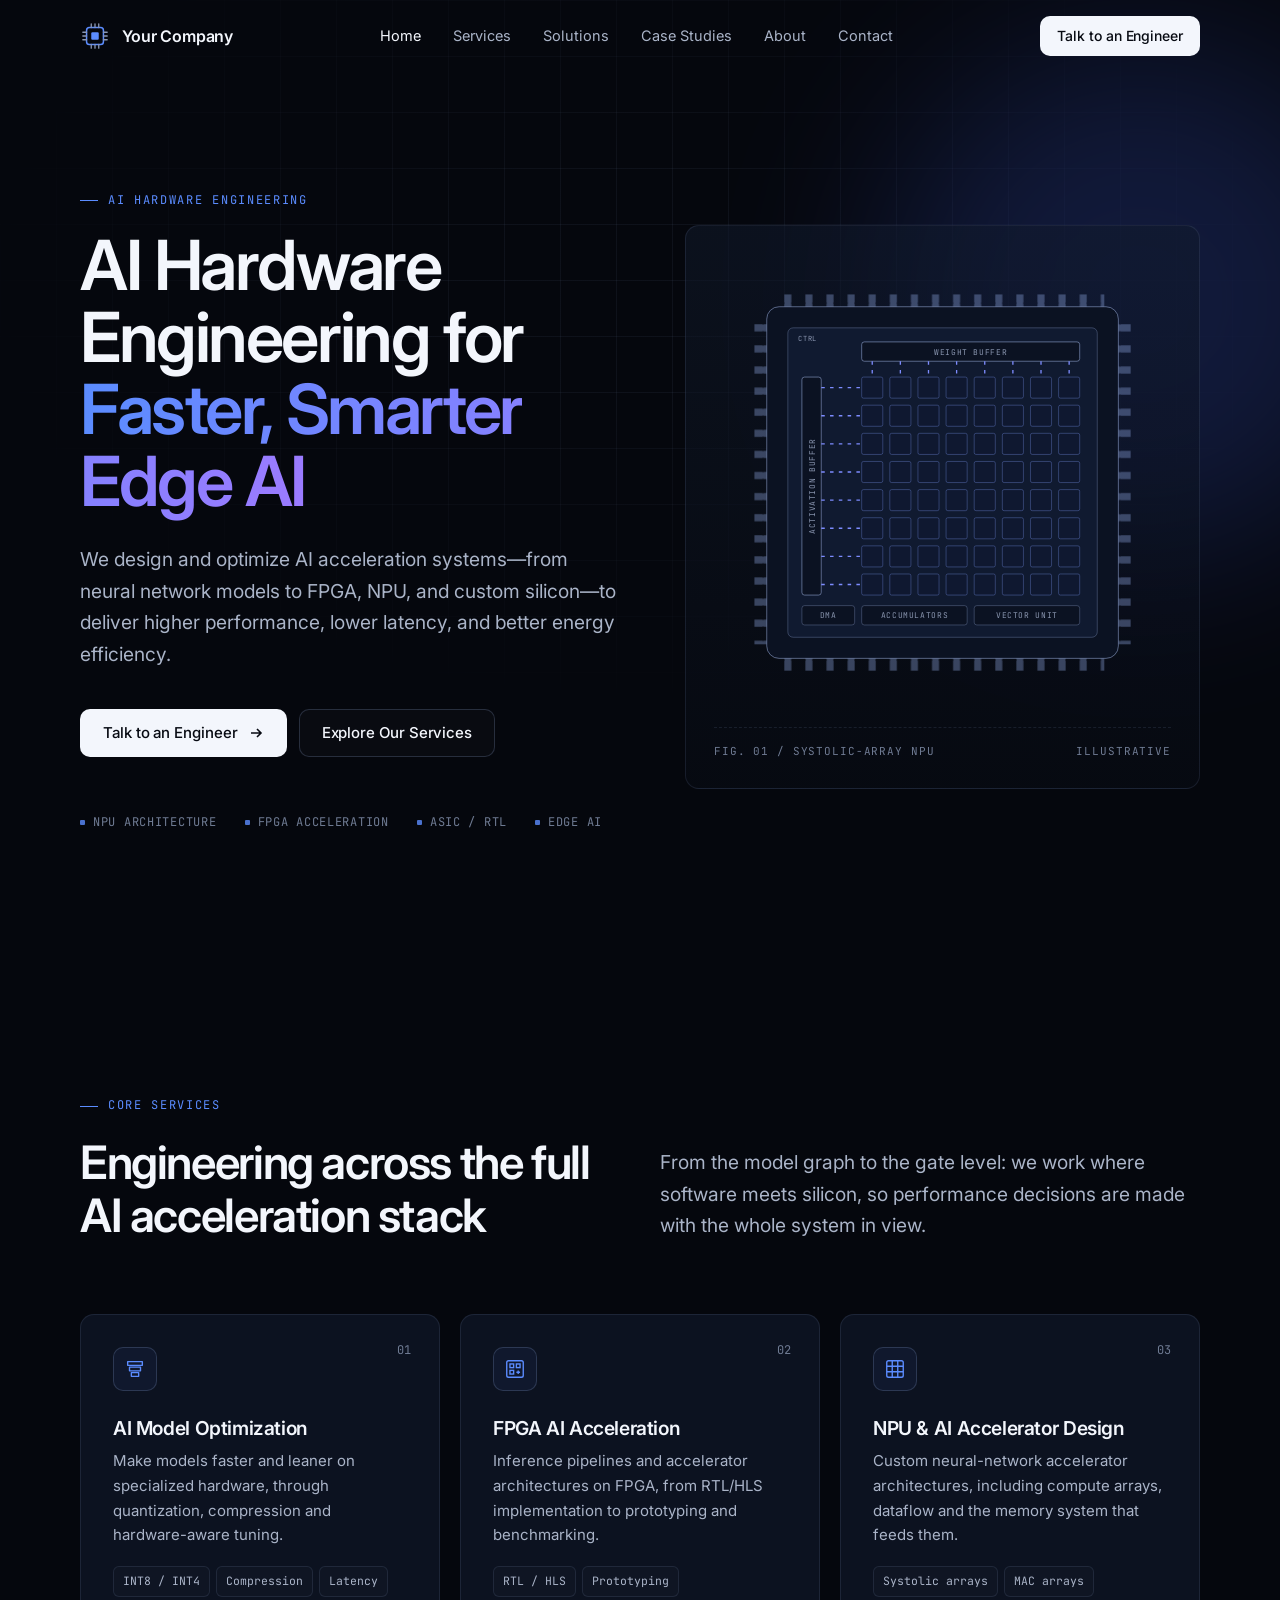
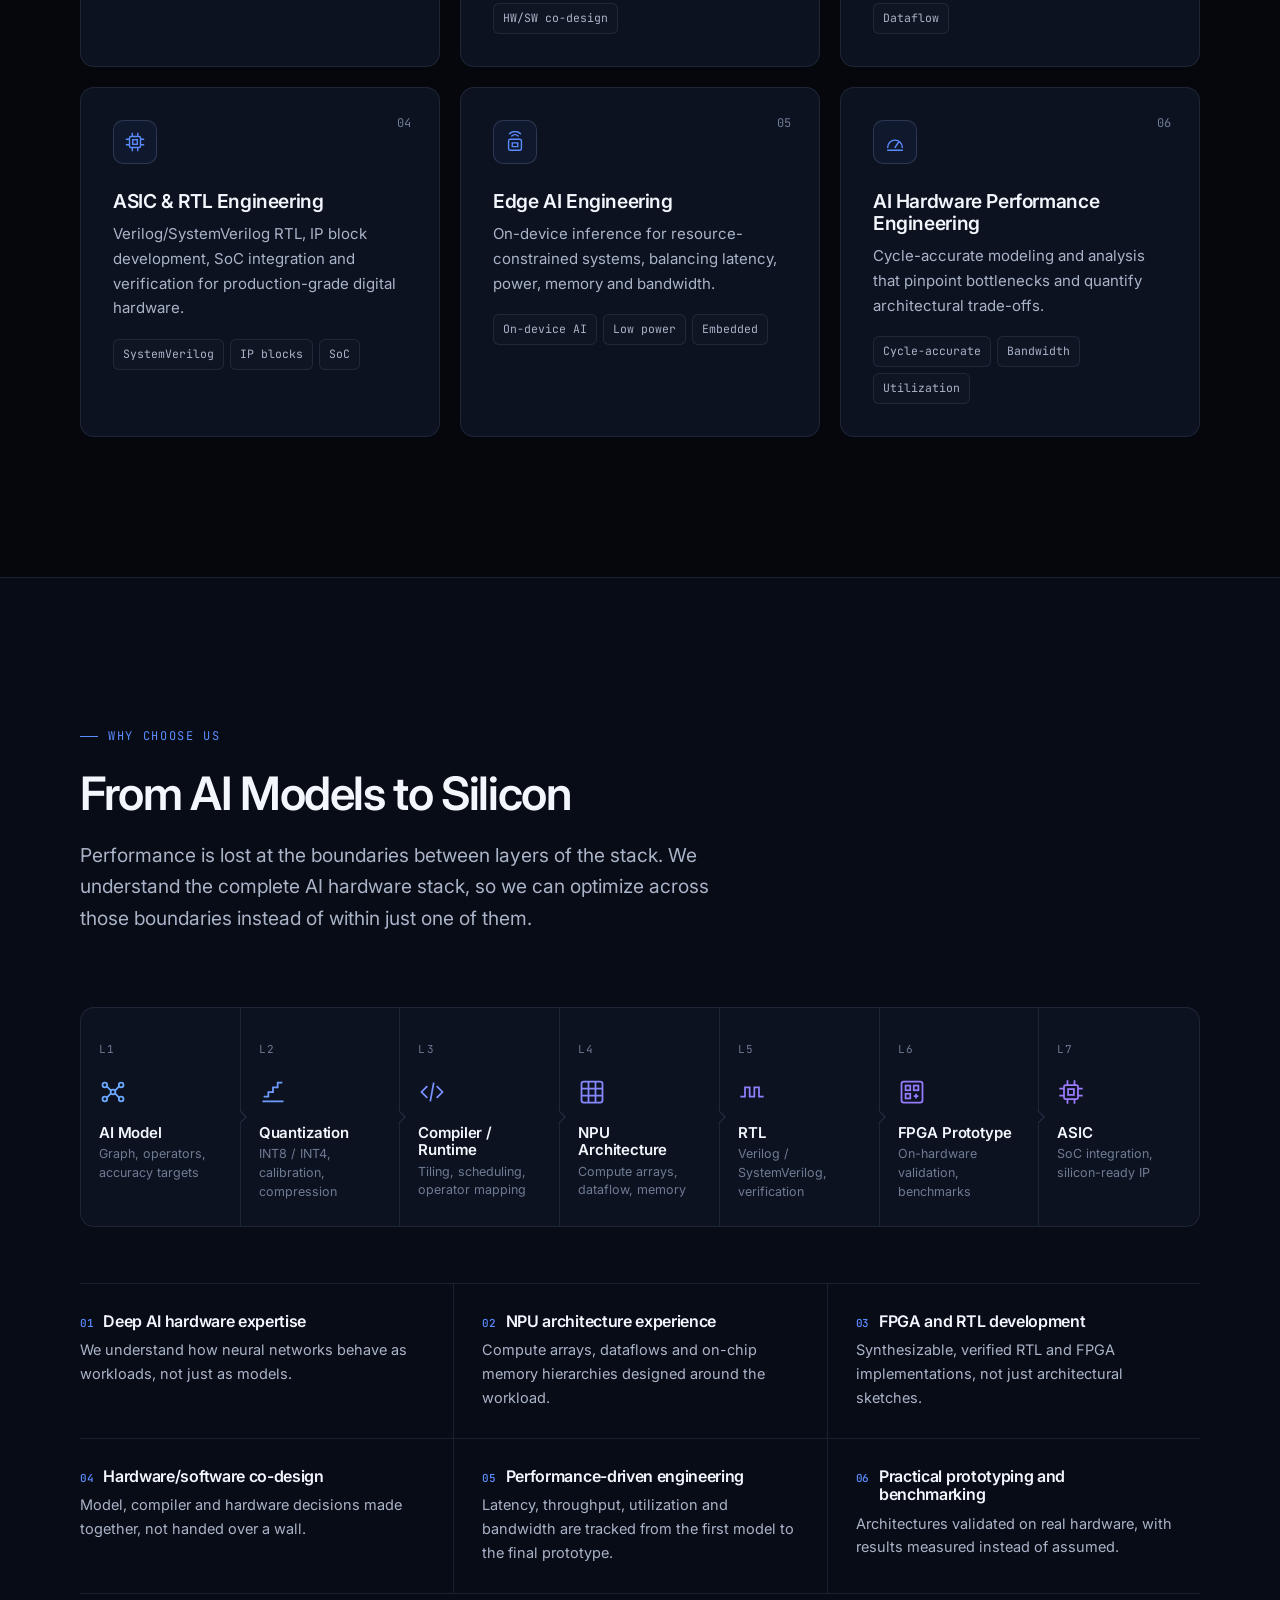
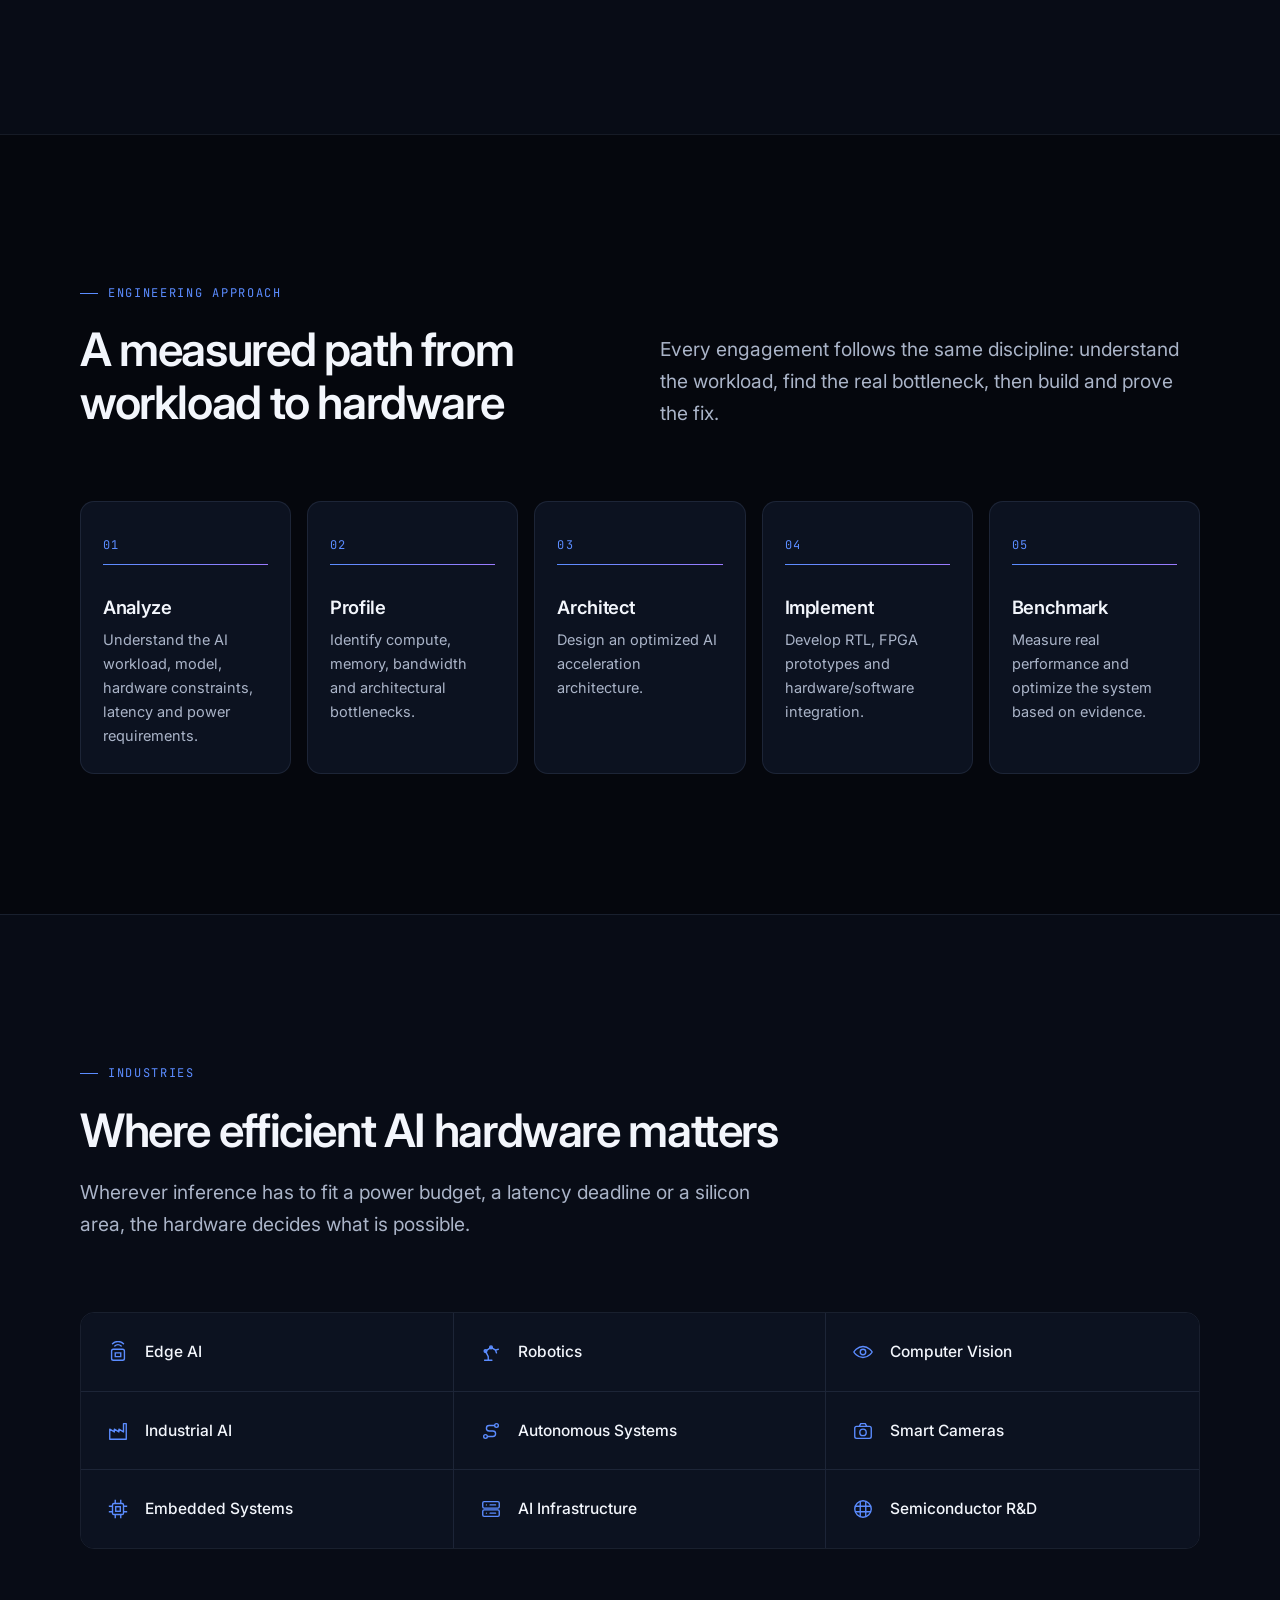
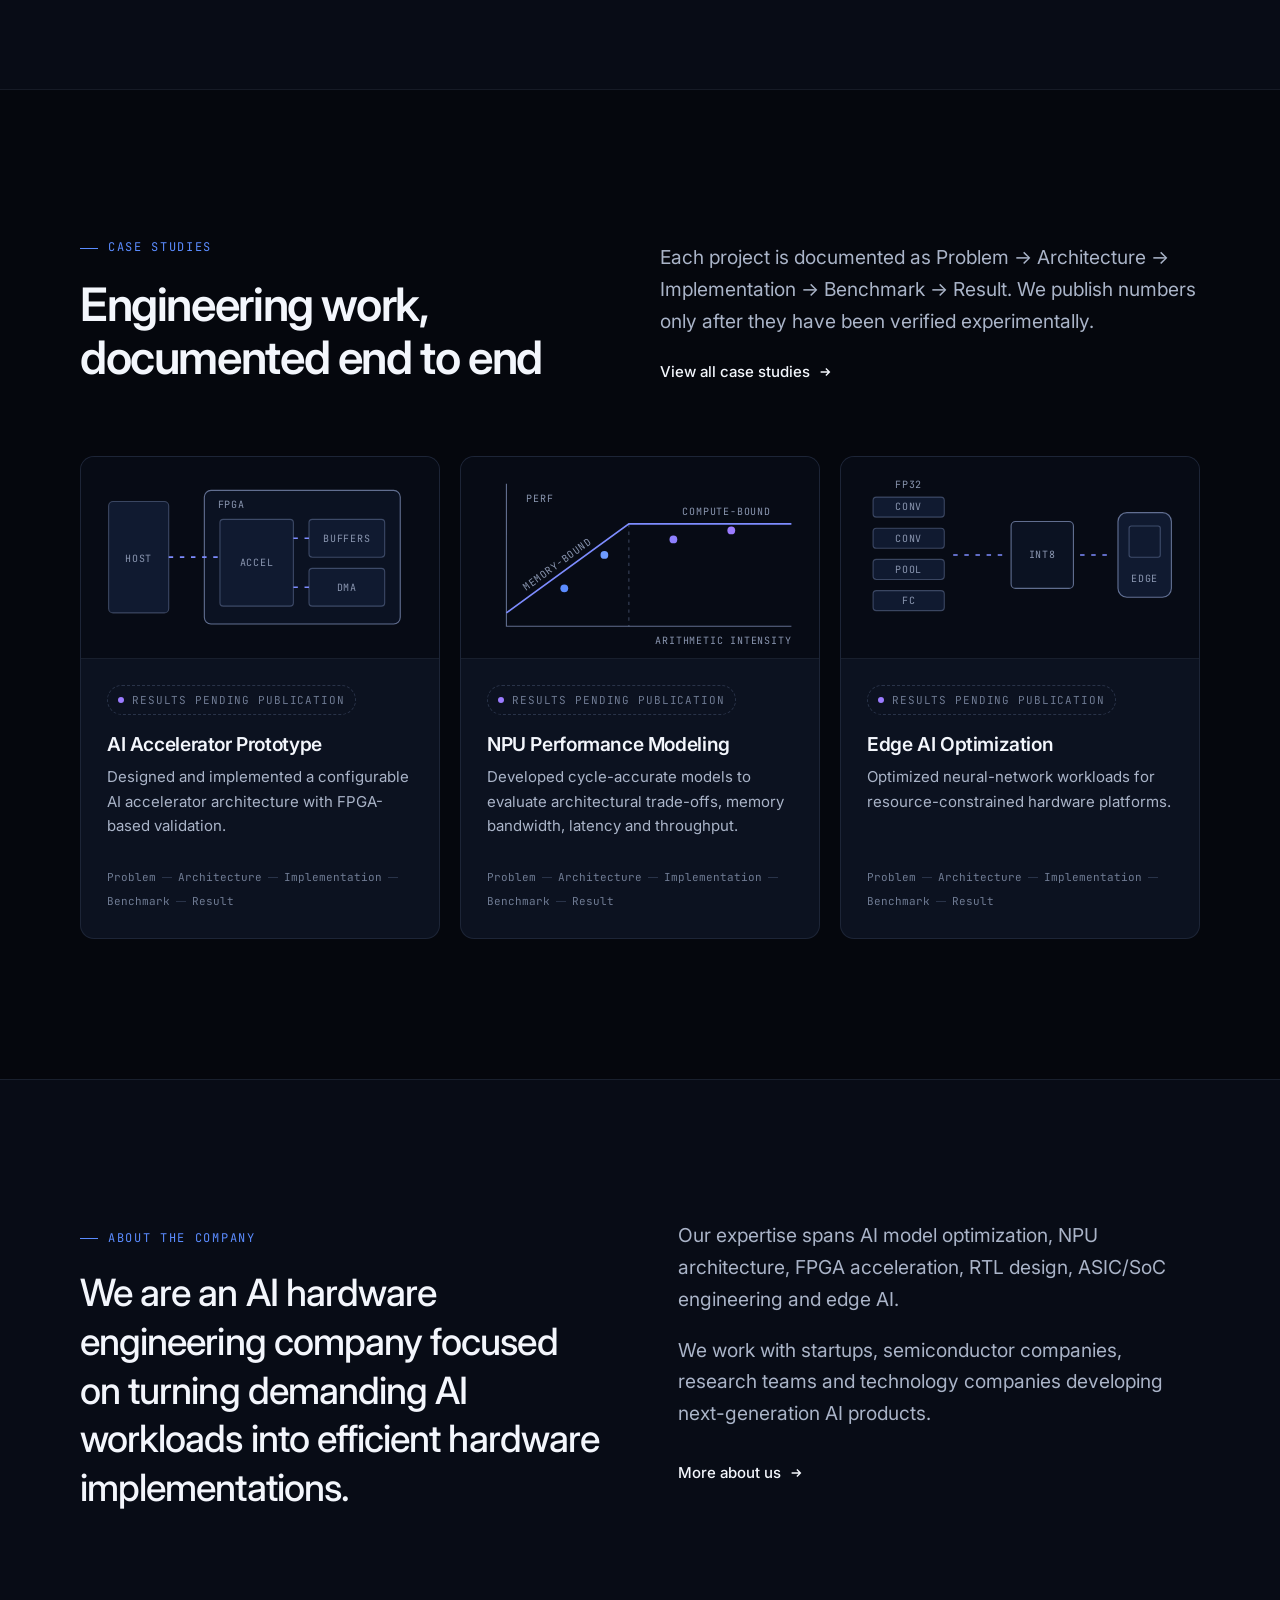
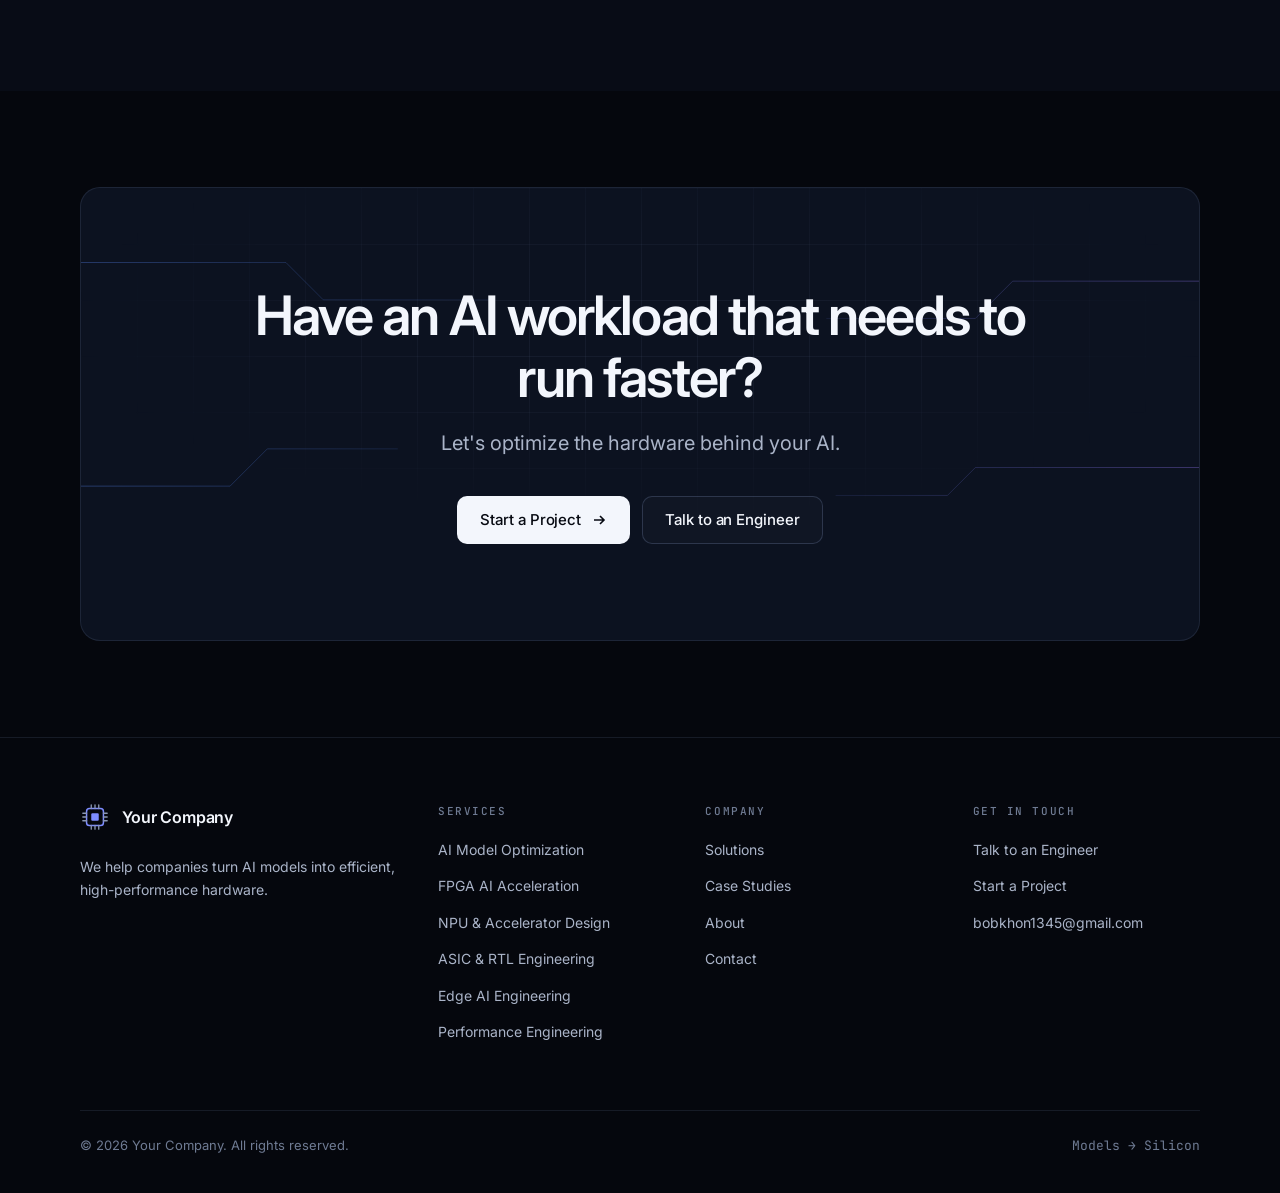
<file: index.html>
<!DOCTYPE html>
<html lang="en" class="no-js">
<head>
  <meta charset="utf-8">
  <meta name="viewport" content="width=device-width, initial-scale=1">
  <title>AI Hardware Engineering for Edge AI | Your Company</title>
  <meta name="description" content="We design and optimize AI acceleration systems, from neural network models to FPGA, NPU and custom silicon, for higher performance, lower latency and better energy efficiency.">
  <meta name="theme-color" content="#05070d">
  <link rel="icon" href="assets/img/favicon.svg" type="image/svg+xml">
  <link rel="preconnect" href="https://fonts.googleapis.com">
  <link rel="preconnect" href="https://fonts.gstatic.com" crossorigin>
  <link href="https://fonts.googleapis.com/css2?family=Inter:wght@400;500;600;700&family=JetBrains+Mono:wght@400;500&display=swap" rel="stylesheet">
  <link rel="stylesheet" href="assets/css/style.css">
</head>
<body>
<a class="skip-link" href="#main">Skip to content</a>

<header class="site-header">
  <div class="container nav">
    <a href="index.html" class="brand" aria-label="Your Company home">
      <svg class="brand-mark" viewBox="0 0 32 32" fill="none" aria-hidden="true">
        <rect x="7" y="7" width="18" height="18" rx="3" stroke="url(#bm)" stroke-width="1.6"/>
        <rect x="12" y="12" width="8" height="8" rx="1.2" fill="url(#bm)"/>
        <path d="M12 3v4M16 3v4M20 3v4M12 25v4M16 25v4M20 25v4M3 12h4M3 16h4M3 20h4M25 12h4M25 16h4M25 20h4" stroke="#8b97b3" stroke-width="1.4" stroke-linecap="round"/>
        <defs><linearGradient id="bm" x1="7" y1="7" x2="25" y2="25"><stop stop-color="#5b8cff"/><stop offset="1" stop-color="#9b7bff"/></linearGradient></defs>
      </svg>
      <span>Your Company</span>
    </a>
    <nav class="nav-links" aria-label="Primary">
      <a href="index.html" aria-current="page">Home</a>
      <a href="services.html">Services</a>
      <a href="solutions.html">Solutions</a>
      <a href="case-studies.html">Case Studies</a>
      <a href="about.html">About</a>
      <a href="contact.html">Contact</a>
      <a href="contact.html" class="btn btn-primary">Talk to an Engineer</a>
    </nav>
    <a href="contact.html" class="btn btn-primary nav-cta">Talk to an Engineer</a>
    <button class="nav-toggle" type="button" aria-label="Open menu" aria-expanded="false"><span></span></button>
  </div>
</header>

<main id="main">

  <!-- ================= HERO ================= -->
  <section class="hero">
    <div class="grid-bg" aria-hidden="true"></div>
    <div class="glow" aria-hidden="true" style="width:520px;height:520px;right:-120px;top:40px;background:#3d5bd9;"></div>
    <div class="container">
      <div class="hero-grid">
        <div>
          <span class="eyebrow">AI hardware engineering</span>
          <h1 class="display">AI Hardware Engineering for <span class="grad-text">Faster, Smarter Edge&nbsp;AI</span></h1>
          <p class="lead">We design and optimize AI acceleration systems&mdash;from neural network models to FPGA, NPU, and custom silicon&mdash;to deliver higher performance, lower latency, and better energy efficiency.</p>
          <div class="btn-row">
            <a href="contact.html" class="btn btn-primary">Talk to an Engineer
              <svg viewBox="0 0 16 16" fill="none" stroke="currentColor" stroke-width="1.6" aria-hidden="true"><path d="M3 8h10M9 4l4 4-4 4"/></svg></a>
            <a href="services.html" class="btn btn-ghost">Explore Our Services</a>
          </div>
          <div class="hero-meta" aria-label="Focus areas">
            <span>NPU architecture</span><span>FPGA acceleration</span><span>ASIC / RTL</span><span>Edge AI</span>
          </div>
        </div>

        <div class="hero-visual">
          <div class="diagram-frame">
            <svg class="diagram" viewBox="0 0 520 520" role="img" aria-labelledby="heroFigTitle">
              <title id="heroFigTitle">Illustrative NPU die: weight and activation buffers feeding an 8 by 8 systolic array of processing elements, with accumulators, vector unit and DMA</title>
              <defs>
                <radialGradient id="peGlow"><stop offset="0" stop-color="#9fb8ff"/><stop offset="1" stop-color="#6b6bff" stop-opacity=".35"/></radialGradient>

                <pattern id="pinsH" width="24" height="14" patternUnits="userSpaceOnUse"><rect x="8" y="0" width="8" height="14" rx="1" class="pin"/></pattern>
                <pattern id="pinsV" width="14" height="24" patternUnits="userSpaceOnUse"><rect x="0" y="8" width="14" height="8" rx="1" class="pin"/></pattern>
              </defs>
              <!-- package pins -->
              <rect x="76" y="46" width="368" height="14" fill="url(#pinsH)"/>
              <rect x="76" y="460" width="368" height="14" fill="url(#pinsH)"/>
              <rect x="46" y="76" width="14" height="368" fill="url(#pinsV)"/>
              <rect x="460" y="76" width="14" height="368" fill="url(#pinsV)"/>
              <!-- package + die -->
              <rect x="60" y="60" width="400" height="400" rx="14" class="fill-surface stroke-strong"/>
              <rect x="84" y="84" width="352" height="352" rx="6" class="fill-surface-2 stroke"/>
              <!-- buffers -->
              <rect x="168" y="100" width="248" height="22" rx="3" class="fill-surface stroke-strong"/>
              <text x="292" y="114.5" text-anchor="middle" class="label">WEIGHT BUFFER</text>
              <rect x="100" y="140" width="22" height="248" rx="3" class="fill-surface stroke-strong"/>
              <text x="0" y="0" text-anchor="middle" class="label" transform="translate(114.5 264) rotate(-90)">ACTIVATION BUFFER</text>
              <!-- dataflow -->
              <g>
                <path class="flow" d="M180 122v18M212 122v18M244 122v18M276 122v18M308 122v18M340 122v18M372 122v18M404 122v18"/>
                <path class="flow" d="M122 152h46M122 184h46M122 216h46M122 248h46M122 280h46M122 312h46M122 344h46M122 376h46"/>
              </g>
              <!-- PE array (filled by main.js) -->
              <g data-pe-grid="8,8,168,140,24,8"></g>
              <!-- bottom blocks -->
              <rect x="100" y="400" width="60" height="22" rx="3" class="fill-surface stroke"/>
              <text x="130" y="414.5" text-anchor="middle" class="label">DMA</text>
              <rect x="168" y="400" width="120" height="22" rx="3" class="fill-surface stroke"/>
              <text x="228" y="414.5" text-anchor="middle" class="label">ACCUMULATORS</text>
              <rect x="296" y="400" width="120" height="22" rx="3" class="fill-surface stroke"/>
              <text x="356" y="414.5" text-anchor="middle" class="label">VECTOR UNIT</text>
              <!-- die corner label -->
              <text x="96" y="99" class="label" style="font-size:8px">CTRL</text>
            </svg>
            <div class="diagram-caption"><span>Fig. 01 / Systolic-array NPU</span><span>Illustrative</span></div>
          </div>
        </div>
      </div>
    </div>
  </section>

  <!-- ================= SERVICES ================= -->
  <section class="section" id="services">
    <div class="container">
      <div class="section-head split reveal">
        <div>
          <span class="eyebrow">Core services</span>
          <h2 class="h2">Engineering across the full AI acceleration stack</h2>
        </div>
        <p class="lead">From the model graph to the gate level: we work where software meets silicon, so performance decisions are made with the whole system in view.</p>
      </div>

      <div class="grid grid-3">
        <a href="services.html#model-optimization" class="card reveal">
          <span class="num">01</span>
          <div class="icon"><svg viewBox="0 0 24 24" fill="none" stroke="currentColor" stroke-width="1.5" stroke-linejoin="round"><path d="M4 4h16v4H4zM6 10h12v4H6zM8 16h8v4H8z"/></svg></div>
          <h3>AI Model Optimization</h3>
          <p>Make models faster and leaner on specialized hardware, through quantization, compression and hardware-aware tuning.</p>
          <div class="tag-list"><span class="tag">INT8 / INT4</span><span class="tag">Compression</span><span class="tag">Latency</span></div>
        </a>
        <a href="services.html#fpga" class="card reveal">
          <span class="num">02</span>
          <div class="icon"><svg viewBox="0 0 24 24" fill="none" stroke="currentColor" stroke-width="1.5"><rect x="3" y="3" width="18" height="18" rx="2"/><rect x="6.5" y="6.5" width="4" height="4"/><rect x="13.5" y="6.5" width="4" height="4"/><rect x="6.5" y="13.5" width="4" height="4"/><path d="M13.5 15.5h4M15.5 13.5v4"/></svg></div>
          <h3>FPGA AI Acceleration</h3>
          <p>Inference pipelines and accelerator architectures on FPGA, from RTL/HLS implementation to prototyping and benchmarking.</p>
          <div class="tag-list"><span class="tag">RTL / HLS</span><span class="tag">Prototyping</span><span class="tag">HW/SW co-design</span></div>
        </a>
        <a href="services.html#npu" class="card reveal">
          <span class="num">03</span>
          <div class="icon"><svg viewBox="0 0 24 24" fill="none" stroke="currentColor" stroke-width="1.5"><rect x="3" y="3" width="18" height="18" rx="2"/><path d="M9 3v18M15 3v18M3 9h18M3 15h18"/></svg></div>
          <h3>NPU &amp; AI Accelerator Design</h3>
          <p>Custom neural-network accelerator architectures, including compute arrays, dataflow and the memory system that feeds them.</p>
          <div class="tag-list"><span class="tag">Systolic arrays</span><span class="tag">MAC arrays</span><span class="tag">Dataflow</span></div>
        </a>
        <a href="services.html#asic-rtl" class="card reveal">
          <span class="num">04</span>
          <div class="icon"><svg viewBox="0 0 24 24" fill="none" stroke="currentColor" stroke-width="1.5"><rect x="6" y="6" width="12" height="12" rx="1.5"/><rect x="9.5" y="9.5" width="5" height="5"/><path d="M9 2v4M15 2v4M9 18v4M15 18v4M2 9h4M2 15h4M18 9h4M18 15h4"/></svg></div>
          <h3>ASIC &amp; RTL Engineering</h3>
          <p>Verilog/SystemVerilog RTL, IP block development, SoC integration and verification for production-grade digital hardware.</p>
          <div class="tag-list"><span class="tag">SystemVerilog</span><span class="tag">IP blocks</span><span class="tag">SoC</span></div>
        </a>
        <a href="services.html#edge-ai" class="card reveal">
          <span class="num">05</span>
          <div class="icon"><svg viewBox="0 0 24 24" fill="none" stroke="currentColor" stroke-width="1.5" stroke-linecap="round"><rect x="5" y="9" width="14" height="12" rx="2"/><path d="M9 13h6v4H9z"/><path d="M8.5 5.5a5 5 0 017 0M6 3a8.5 8.5 0 0112 0"/></svg></div>
          <h3>Edge AI Engineering</h3>
          <p>On-device inference for resource-constrained systems, balancing latency, power, memory and bandwidth.</p>
          <div class="tag-list"><span class="tag">On-device AI</span><span class="tag">Low power</span><span class="tag">Embedded</span></div>
        </a>
        <a href="services.html#performance" class="card reveal">
          <span class="num">06</span>
          <div class="icon"><svg viewBox="0 0 24 24" fill="none" stroke="currentColor" stroke-width="1.5" stroke-linecap="round"><path d="M4 18a8 8 0 1116 0"/><path d="M12 18l4-6"/><path d="M4 21h16"/></svg></div>
          <h3>AI Hardware Performance Engineering</h3>
          <p>Cycle-accurate modeling and analysis that pinpoint bottlenecks and quantify architectural trade-offs.</p>
          <div class="tag-list"><span class="tag">Cycle-accurate</span><span class="tag">Bandwidth</span><span class="tag">Utilization</span></div>
        </a>
      </div>
    </div>
  </section>

  <!-- ================= FROM MODELS TO SILICON ================= -->
  <section class="section bg-alt" id="stack">
    <div class="container">
      <div class="section-head reveal">
        <span class="eyebrow">Why choose us</span>
        <h2 class="h2">From AI Models to Silicon</h2>
        <p class="lead">Performance is lost at the boundaries between layers of the stack. We understand the complete AI hardware stack, so we can optimize across those boundaries instead of within just one of them.</p>
      </div>

      <div class="reveal">
        <ol class="stack" aria-label="AI hardware stack">
          <li class="stack-step">
            <span class="idx">L1</span>
            <svg class="glyph" viewBox="0 0 24 24" fill="none" stroke="currentColor" stroke-width="1.5" aria-hidden="true"><circle cx="5" cy="6" r="2"/><circle cx="5" cy="18" r="2"/><circle cx="12" cy="12" r="2"/><circle cx="19" cy="6" r="2"/><circle cx="19" cy="18" r="2"/><path d="M6.7 7.1l3.6 3.8M6.7 16.9l3.6-3.8M13.7 10.9l3.6-3.8M13.7 13.1l3.6 3.8"/></svg>
            <div><h4>AI Model</h4><p>Graph, operators, accuracy targets</p></div>
          </li>
          <li class="stack-step">
            <span class="idx">L2</span>
            <svg class="glyph" viewBox="0 0 24 24" fill="none" stroke="currentColor" stroke-width="1.5" aria-hidden="true"><path d="M3 20h18"/><path d="M4 16h4v-4h4V8h4V4h4"/></svg>
            <div><h4>Quantization</h4><p>INT8 / INT4, calibration, compression</p></div>
          </li>
          <li class="stack-step">
            <span class="idx">L3</span>
            <svg class="glyph" viewBox="0 0 24 24" fill="none" stroke="currentColor" stroke-width="1.5" aria-hidden="true"><path d="M8 7l-5 5 5 5M16 7l5 5-5 5M13.5 4l-3 16"/></svg>
            <div><h4>Compiler / Runtime</h4><p>Tiling, scheduling, operator mapping</p></div>
          </li>
          <li class="stack-step">
            <span class="idx">L4</span>
            <svg class="glyph" viewBox="0 0 24 24" fill="none" stroke="currentColor" stroke-width="1.5" aria-hidden="true"><rect x="3" y="3" width="18" height="18" rx="2"/><path d="M9 3v18M15 3v18M3 9h18M3 15h18"/></svg>
            <div><h4>NPU Architecture</h4><p>Compute arrays, dataflow, memory</p></div>
          </li>
          <li class="stack-step">
            <span class="idx">L5</span>
            <svg class="glyph" viewBox="0 0 24 24" fill="none" stroke="currentColor" stroke-width="1.5" aria-hidden="true"><path d="M2 16h4V8h4v8h4V8h4v8h4"/></svg>
            <div><h4>RTL</h4><p>Verilog / SystemVerilog, verification</p></div>
          </li>
          <li class="stack-step">
            <span class="idx">L6</span>
            <svg class="glyph" viewBox="0 0 24 24" fill="none" stroke="currentColor" stroke-width="1.5" aria-hidden="true"><rect x="3" y="3" width="18" height="18" rx="2"/><rect x="6.5" y="6.5" width="4" height="4"/><rect x="13.5" y="6.5" width="4" height="4"/><rect x="6.5" y="13.5" width="4" height="4"/><path d="M13.5 15.5h4M15.5 13.5v4"/></svg>
            <div><h4>FPGA Prototype</h4><p>On-hardware validation, benchmarks</p></div>
          </li>
          <li class="stack-step">
            <span class="idx">L7</span>
            <svg class="glyph" viewBox="0 0 24 24" fill="none" stroke="currentColor" stroke-width="1.5" aria-hidden="true"><rect x="6" y="6" width="12" height="12" rx="1.5"/><rect x="9.5" y="9.5" width="5" height="5"/><path d="M9 2v4M15 2v4M9 18v4M15 18v4M2 9h4M2 15h4M18 9h4M18 15h4"/></svg>
            <div><h4>ASIC</h4><p>SoC integration, silicon-ready IP</p></div>
          </li>
        </ol>
      </div>

      <div class="feature-list">
        <div class="feature reveal"><h4><span class="mono">01</span>Deep AI hardware expertise</h4><p>We understand how neural networks behave as workloads, not just as models.</p></div>
        <div class="feature reveal"><h4><span class="mono">02</span>NPU architecture experience</h4><p>Compute arrays, dataflows and on-chip memory hierarchies designed around the workload.</p></div>
        <div class="feature reveal"><h4><span class="mono">03</span>FPGA and RTL development</h4><p>Synthesizable, verified RTL and FPGA implementations, not just architectural sketches.</p></div>
        <div class="feature reveal"><h4><span class="mono">04</span>Hardware/software co-design</h4><p>Model, compiler and hardware decisions made together, not handed over a wall.</p></div>
        <div class="feature reveal"><h4><span class="mono">05</span>Performance-driven engineering</h4><p>Latency, throughput, utilization and bandwidth are tracked from the first model to the final prototype.</p></div>
        <div class="feature reveal"><h4><span class="mono">06</span>Practical prototyping and benchmarking</h4><p>Architectures validated on real hardware, with results measured instead of assumed.</p></div>
      </div>
    </div>
  </section>

  <!-- ================= APPROACH ================= -->
  <section class="section" id="approach">
    <div class="container">
      <div class="section-head split reveal">
        <div>
          <span class="eyebrow">Engineering approach</span>
          <h2 class="h2">A measured path from workload to hardware</h2>
        </div>
        <p class="lead">Every engagement follows the same discipline: understand the workload, find the real bottleneck, then build and prove the fix.</p>
      </div>
      <div class="process">
        <div class="process-step"><span class="step-no">01</span><span class="bar" aria-hidden="true"></span><h3>Analyze</h3><p>Understand the AI workload, model, hardware constraints, latency and power requirements.</p></div>
        <div class="process-step"><span class="step-no">02</span><span class="bar" aria-hidden="true"></span><h3>Profile</h3><p>Identify compute, memory, bandwidth and architectural bottlenecks.</p></div>
        <div class="process-step"><span class="step-no">03</span><span class="bar" aria-hidden="true"></span><h3>Architect</h3><p>Design an optimized AI acceleration architecture.</p></div>
        <div class="process-step"><span class="step-no">04</span><span class="bar" aria-hidden="true"></span><h3>Implement</h3><p>Develop RTL, FPGA prototypes and hardware/software integration.</p></div>
        <div class="process-step"><span class="step-no">05</span><span class="bar" aria-hidden="true"></span><h3>Benchmark</h3><p>Measure real performance and optimize the system based on evidence.</p></div>
      </div>
    </div>
  </section>

  <!-- ================= INDUSTRIES ================= -->
  <section class="section bg-alt" id="industries">
    <div class="container">
      <div class="section-head reveal">
        <span class="eyebrow">Industries</span>
        <h2 class="h2">Where efficient AI hardware matters</h2>
        <p class="lead">Wherever inference has to fit a power budget, a latency deadline or a silicon area, the hardware decides what is possible.</p>
      </div>
      <div class="industries reveal">
        <div class="industry"><svg viewBox="0 0 24 24" fill="none" stroke="currentColor" stroke-width="1.5" stroke-linecap="round"><rect x="5" y="9" width="14" height="12" rx="2"/><path d="M9 13h6v4H9z"/><path d="M8.5 5.5a5 5 0 017 0M6 3a8.5 8.5 0 0112 0"/></svg><span>Edge AI</span></div>
        <div class="industry"><svg viewBox="0 0 24 24" fill="none" stroke="currentColor" stroke-width="1.5" stroke-linecap="round" stroke-linejoin="round"><path d="M5 21h8M9 21v-4M9 17l-3-6 6-4 5 3"/><circle cx="6" cy="11" r="1.5"/><circle cx="12" cy="7" r="1.5"/><path d="M17 10l3-1M17 10l1 3"/></svg><span>Robotics</span></div>
        <div class="industry"><svg viewBox="0 0 24 24" fill="none" stroke="currentColor" stroke-width="1.5"><path d="M2 12s3.5-6 10-6 10 6 10 6-3.5 6-10 6S2 12 2 12z"/><circle cx="12" cy="12" r="3"/></svg><span>Computer Vision</span></div>
        <div class="industry"><svg viewBox="0 0 24 24" fill="none" stroke="currentColor" stroke-width="1.5" stroke-linejoin="round"><path d="M3 21V10l5 3V10l5 3V10l5 3V4h3v17z"/></svg><span>Industrial AI</span></div>
        <div class="industry"><svg viewBox="0 0 24 24" fill="none" stroke="currentColor" stroke-width="1.5"><circle cx="6" cy="18" r="2"/><circle cx="18" cy="6" r="2"/><path d="M8 18h6a3 3 0 000-6h-4a3 3 0 010-6h6"/></svg><span>Autonomous Systems</span></div>
        <div class="industry"><svg viewBox="0 0 24 24" fill="none" stroke="currentColor" stroke-width="1.5" stroke-linejoin="round"><rect x="3" y="7" width="18" height="13" rx="2"/><circle cx="12" cy="13.5" r="3.5"/><path d="M8 7l1.5-3h5L16 7"/></svg><span>Smart Cameras</span></div>
        <div class="industry"><svg viewBox="0 0 24 24" fill="none" stroke="currentColor" stroke-width="1.5"><rect x="6" y="6" width="12" height="12" rx="1.5"/><rect x="9.5" y="9.5" width="5" height="5"/><path d="M9 2v4M15 2v4M9 18v4M15 18v4M2 9h4M2 15h4M18 9h4M18 15h4"/></svg><span>Embedded Systems</span></div>
        <div class="industry"><svg viewBox="0 0 24 24" fill="none" stroke="currentColor" stroke-width="1.5" stroke-linecap="round"><rect x="3" y="4" width="18" height="7" rx="1.5"/><rect x="3" y="13" width="18" height="7" rx="1.5"/><path d="M7 7.5h.01M7 16.5h.01M11 7.5h6M11 16.5h6"/></svg><span>AI Infrastructure</span></div>
        <div class="industry"><svg viewBox="0 0 24 24" fill="none" stroke="currentColor" stroke-width="1.5"><circle cx="12" cy="12" r="9"/><path d="M9 3.5v17M15 3.5v17M3.5 9h17M3.5 15h17"/></svg><span>Semiconductor R&amp;D</span></div>
      </div>
    </div>
  </section>

  <!-- ================= CASE STUDIES ================= -->
  <section class="section" id="case-studies">
    <div class="container">
      <div class="section-head split reveal">
        <div>
          <span class="eyebrow">Case studies</span>
          <h2 class="h2">Engineering work, documented end to end</h2>
        </div>
        <div>
          <p class="lead" style="margin-bottom:20px">Each project is documented as Problem → Architecture → Implementation → Benchmark → Result. We publish numbers only after they have been verified experimentally.</p>
          <a href="case-studies.html" class="link-arrow">View all case studies <svg viewBox="0 0 16 16" fill="none" stroke="currentColor" stroke-width="1.6" aria-hidden="true"><path d="M3 8h10M9 4l4 4-4 4"/></svg></a>
        </div>
      </div>

      <div class="grid grid-3">
        <article class="case reveal">
          <div class="case-visual" aria-hidden="true">
            <svg viewBox="0 0 320 180" class="diagram">

              <rect x="24" y="40" width="54" height="100" rx="4" class="fill-surface-2 stroke"/><text x="51" y="94" text-anchor="middle" class="label">HOST</text>
              <rect x="110" y="30" width="176" height="120" rx="6" class="fill-surface stroke-strong"/>
              <text x="122" y="46" class="label">FPGA</text>
              <rect x="124" y="56" width="66" height="78" rx="3" class="fill-surface-2 stroke"/><text x="157" y="98" text-anchor="middle" class="label">ACCEL</text>
              <rect x="204" y="56" width="68" height="34" rx="3" class="fill-surface-2 stroke"/><text x="238" y="76" text-anchor="middle" class="label">BUFFERS</text>
              <rect x="204" y="100" width="68" height="34" rx="3" class="fill-surface-2 stroke"/><text x="238" y="120" text-anchor="middle" class="label">DMA</text>
              <path class="flow" d="M78 90h46M190 73h14M190 117h14"/>
            </svg>
          </div>
          <div class="case-body">
            <span class="case-status">Results pending publication</span>
            <h3>AI Accelerator Prototype</h3>
            <p>Designed and implemented a configurable AI accelerator architecture with FPGA-based validation.</p>
            <div class="case-flow"><span>Problem</span><i></i><span>Architecture</span><i></i><span>Implementation</span><i></i><span>Benchmark</span><i></i><span>Result</span></div>
          </div>
        </article>
        <article class="case reveal">
          <div class="case-visual" aria-hidden="true">
            <svg viewBox="0 0 320 180" class="diagram">
              <path d="M40 24v128h256" class="stroke-strong"/>
              <path d="M40 140 L150 60 L296 60" class="stroke-strong" style="stroke:#7d8cff;stroke-width:1.5"/>
              <path d="M150 60v92" class="stroke" stroke-dasharray="3 4"/>
              <circle cx="92" cy="118" r="3.5" fill="#5b8cff"/><circle cx="128" cy="88" r="3.5" fill="#6e9cff"/>
              <circle cx="190" cy="74" r="3.5" fill="#8e80ff"/><circle cx="242" cy="66" r="3.5" fill="#9b7bff"/>
              <text x="58" y="40" class="label">PERF</text>
              <text x="296" y="168" text-anchor="end" class="label">ARITHMETIC INTENSITY</text>
              <text x="198" y="52" class="label">COMPUTE-BOUND</text>
              <text x="58" y="120" class="label" transform="rotate(-36 58 120)">MEMORY-BOUND</text>
            </svg>
          </div>
          <div class="case-body">
            <span class="case-status">Results pending publication</span>
            <h3>NPU Performance Modeling</h3>
            <p>Developed cycle-accurate models to evaluate architectural trade-offs, memory bandwidth, latency and throughput.</p>
            <div class="case-flow"><span>Problem</span><i></i><span>Architecture</span><i></i><span>Implementation</span><i></i><span>Benchmark</span><i></i><span>Result</span></div>
          </div>
        </article>
        <article class="case reveal">
          <div class="case-visual" aria-hidden="true">
            <svg viewBox="0 0 320 180" class="diagram">
              <g class="stroke">
                <rect x="28" y="36" width="64" height="18" rx="3" class="fill-surface-2"/><rect x="28" y="64" width="64" height="18" rx="3" class="fill-surface-2"/>
                <rect x="28" y="92" width="64" height="18" rx="3" class="fill-surface-2"/><rect x="28" y="120" width="64" height="18" rx="3" class="fill-surface-2"/>
              </g>
              <text x="60" y="48" text-anchor="middle" class="label">CONV</text><text x="60" y="76" text-anchor="middle" class="label">CONV</text>
              <text x="60" y="104" text-anchor="middle" class="label">POOL</text><text x="60" y="132" text-anchor="middle" class="label">FC</text>
              <text x="60" y="28" text-anchor="middle" class="label">FP32</text>
              <path class="flow" d="M100 88h44"/>
              <rect x="152" y="58" width="56" height="60" rx="4" class="fill-surface stroke-strong"/><text x="180" y="91" text-anchor="middle" class="label">INT8</text>
              <path class="flow" d="M214 88h28"/>
              <rect x="248" y="50" width="48" height="76" rx="8" class="fill-surface-2 stroke-strong"/>
              <rect x="258" y="62" width="28" height="28" rx="2" class="stroke"/><text x="272" y="112" text-anchor="middle" class="label">EDGE</text>
            </svg>
          </div>
          <div class="case-body">
            <span class="case-status">Results pending publication</span>
            <h3>Edge AI Optimization</h3>
            <p>Optimized neural-network workloads for resource-constrained hardware platforms.</p>
            <div class="case-flow"><span>Problem</span><i></i><span>Architecture</span><i></i><span>Implementation</span><i></i><span>Benchmark</span><i></i><span>Result</span></div>
          </div>
        </article>
      </div>
    </div>
  </section>

  <!-- ================= ABOUT ================= -->
  <section class="section bg-alt" id="about">
    <div class="container">
      <div class="split top">
        <div class="reveal">
          <span class="eyebrow">About the company</span>
          <p class="statement">We are an AI hardware engineering company focused on turning demanding AI workloads into efficient hardware implementations.</p>
        </div>
        <div class="reveal">
          <p class="lead">Our expertise spans AI model optimization, NPU architecture, FPGA acceleration, RTL design, ASIC/SoC engineering and edge AI.</p>
          <p class="lead">We work with startups, semiconductor companies, research teams and technology companies developing next-generation AI products.</p>
          <a href="about.html" class="link-arrow" style="margin-top:12px">More about us <svg viewBox="0 0 16 16" fill="none" stroke="currentColor" stroke-width="1.6" aria-hidden="true"><path d="M3 8h10M9 4l4 4-4 4"/></svg></a>
        </div>
      </div>
    </div>
  </section>

  <!-- ================= CTA ================= -->
  <section class="section-tight">
    <div class="container">
      <div class="cta reveal">
        <div class="grid-bg" aria-hidden="true"></div>
        <svg class="cta-trace" viewBox="0 0 1200 400" preserveAspectRatio="none" aria-hidden="true">
          <path d="M0 80h220l40 40h180M0 320h160l40-40h140M1200 100h-200l-40 40h-160M1200 300h-240l-30 30h-120" stroke="url(#ctaGrad)" stroke-width="1" fill="none"/>
          <defs><linearGradient id="ctaGrad" x1="0" x2="1"><stop stop-color="#5b8cff" stop-opacity=".7"/><stop offset=".5" stop-color="#5b8cff" stop-opacity="0"/><stop offset="1" stop-color="#9b7bff" stop-opacity=".7"/></linearGradient></defs>
        </svg>
        <h2>Have an AI workload that needs to run faster?</h2>
        <p>Let's optimize the hardware behind your AI.</p>
        <div class="btn-row">
          <a href="contact.html" class="btn btn-primary">Start a Project
            <svg viewBox="0 0 16 16" fill="none" stroke="currentColor" stroke-width="1.6" aria-hidden="true"><path d="M3 8h10M9 4l4 4-4 4"/></svg></a>
          <a href="contact.html" class="btn btn-ghost">Talk to an Engineer</a>
        </div>
      </div>
    </div>
  </section>

</main>

<footer class="site-footer">
  <div class="container">
    <div class="footer-grid">
      <div>
        <a href="index.html" class="brand" aria-label="Your Company home">
          <svg class="brand-mark" viewBox="0 0 32 32" fill="none" aria-hidden="true">
            <rect x="7" y="7" width="18" height="18" rx="3" stroke="#7d8cff" stroke-width="1.6"/>
            <rect x="12" y="12" width="8" height="8" rx="1.2" fill="#7d8cff"/>
            <path d="M12 3v4M16 3v4M20 3v4M12 25v4M16 25v4M20 25v4M3 12h4M3 16h4M3 20h4M25 12h4M25 16h4M25 20h4" stroke="#8b97b3" stroke-width="1.4" stroke-linecap="round"/>
          </svg>
          <span>Your Company</span>
        </a>
        <p>We help companies turn AI models into efficient, high-performance hardware.</p>
      </div>
      <div>
        <h5>Services</h5>
        <ul>
          <li><a href="services.html#model-optimization">AI Model Optimization</a></li>
          <li><a href="services.html#fpga">FPGA AI Acceleration</a></li>
          <li><a href="services.html#npu">NPU &amp; Accelerator Design</a></li>
          <li><a href="services.html#asic-rtl">ASIC &amp; RTL Engineering</a></li>
          <li><a href="services.html#edge-ai">Edge AI Engineering</a></li>
          <li><a href="services.html#performance">Performance Engineering</a></li>
        </ul>
      </div>
      <div>
        <h5>Company</h5>
        <ul>
          <li><a href="solutions.html">Solutions</a></li>
          <li><a href="case-studies.html">Case Studies</a></li>
          <li><a href="about.html">About</a></li>
          <li><a href="contact.html">Contact</a></li>
        </ul>
      </div>
      <div>
        <h5>Get in touch</h5>
        <ul>
          <li><a href="contact.html">Talk to an Engineer</a></li>
          <li><a href="contact.html">Start a Project</a></li>
          <li><a href="mailto:bobkhon1345@gmail.com">bobkhon1345@gmail.com</a></li>
        </ul>
      </div>
    </div>
    <div class="footer-bottom">
      <span>&copy; <span data-year>2026</span> Your Company. All rights reserved.</span>
      <span class="mono">Models → Silicon</span>
    </div>
  </div>
</footer>

<script src="assets/js/main.js"></script>
</body>
</html>
</file>
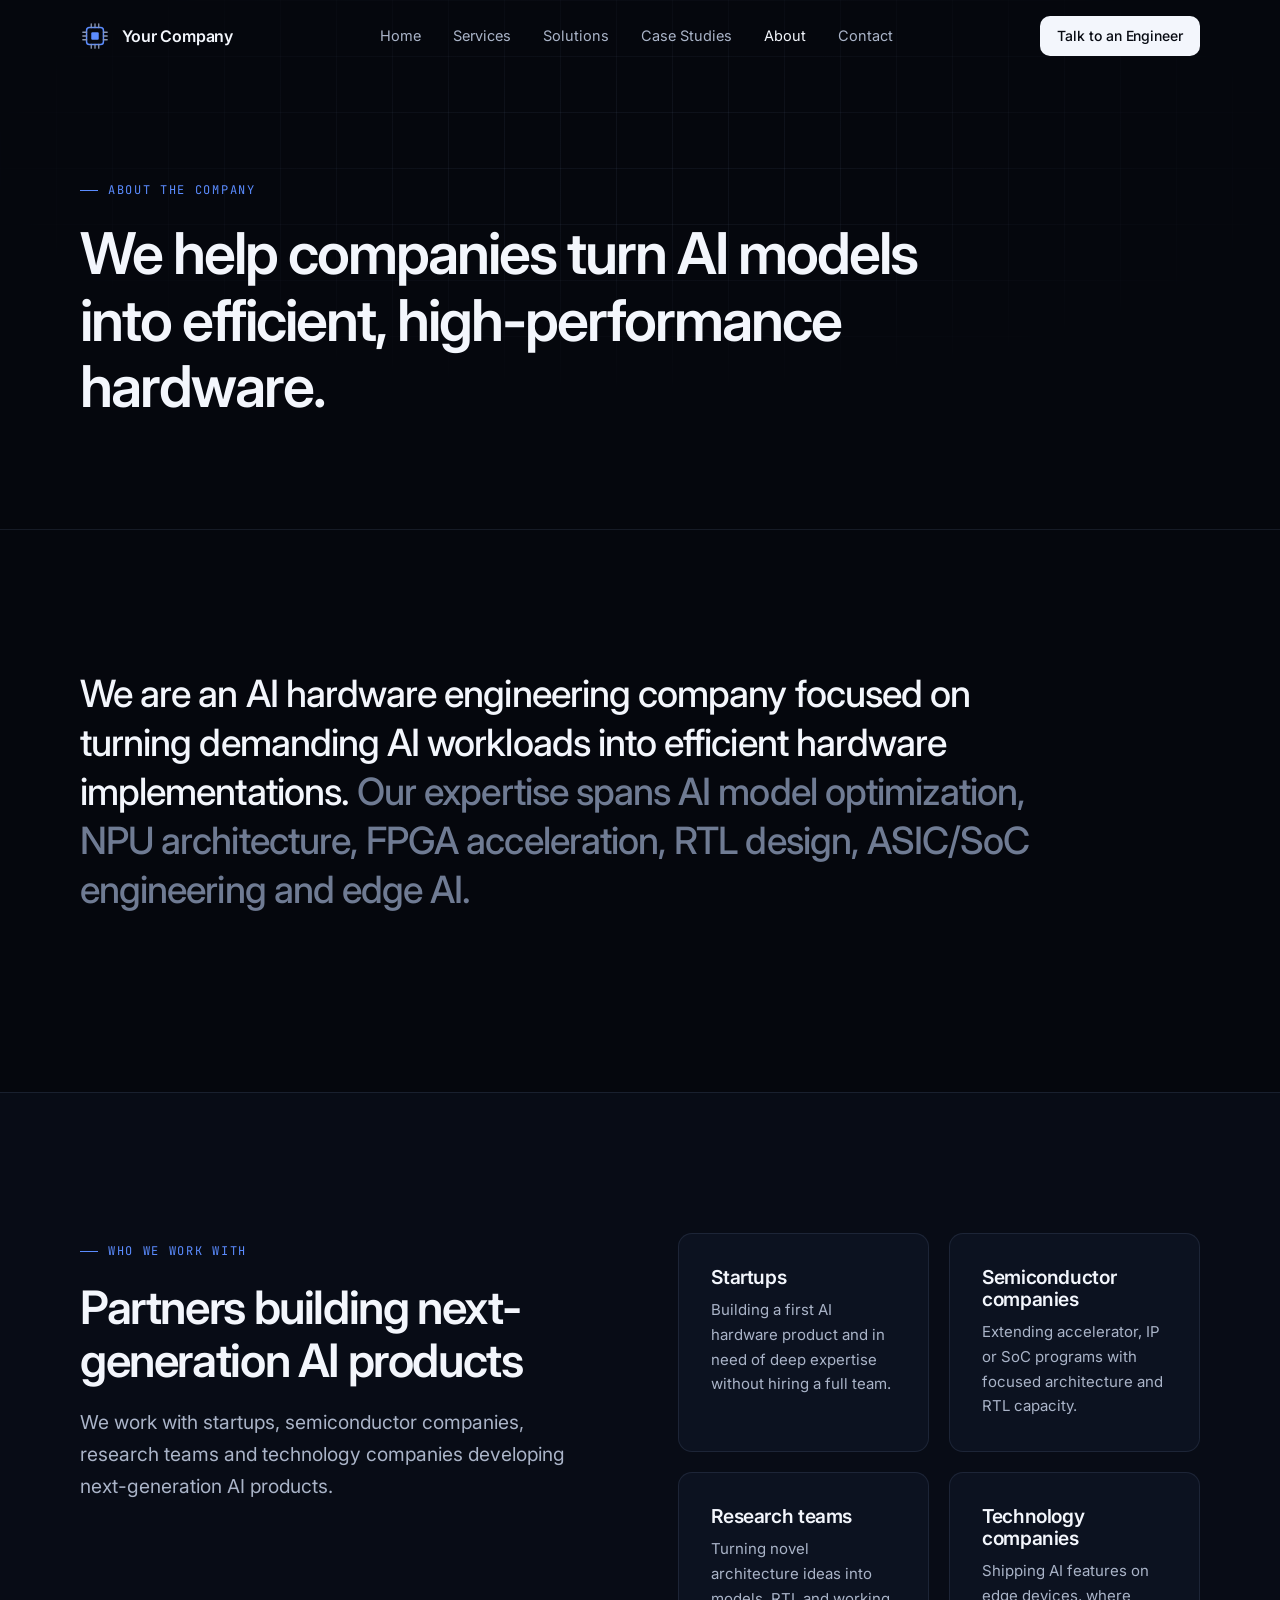
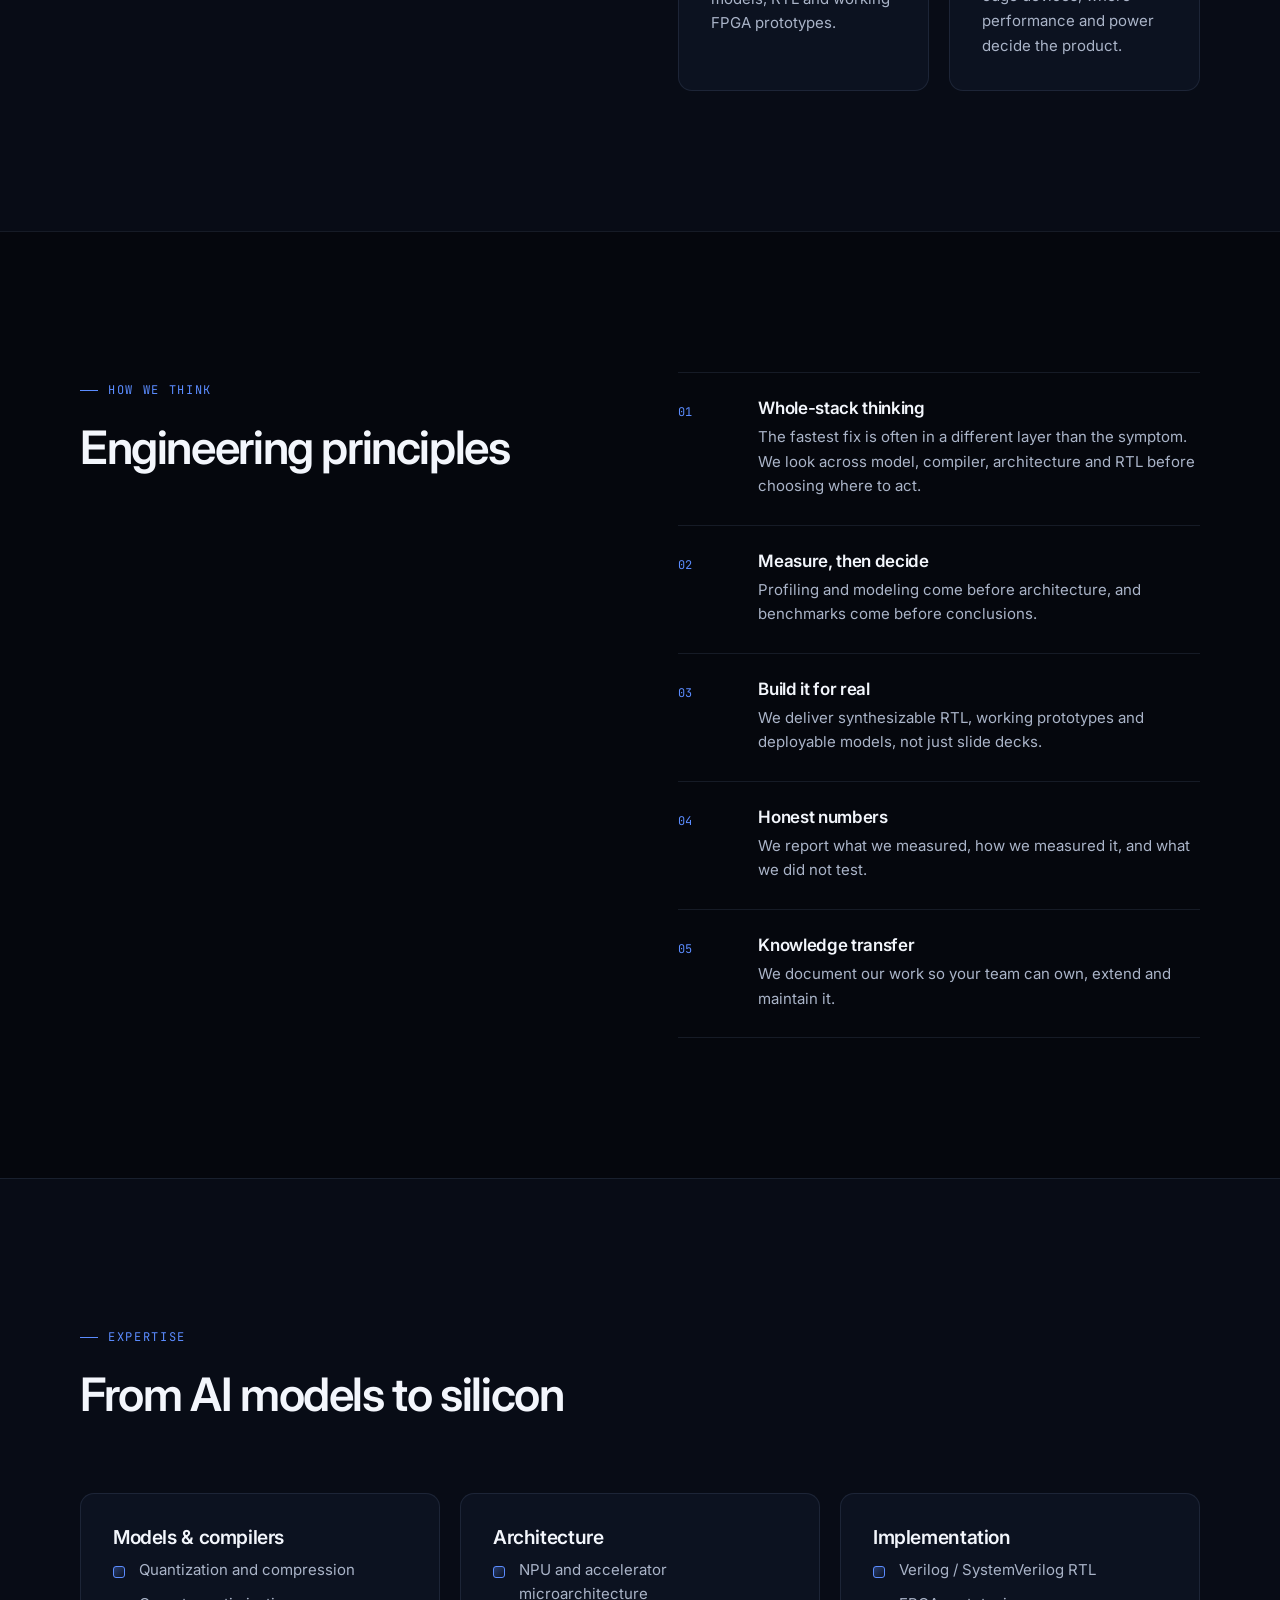
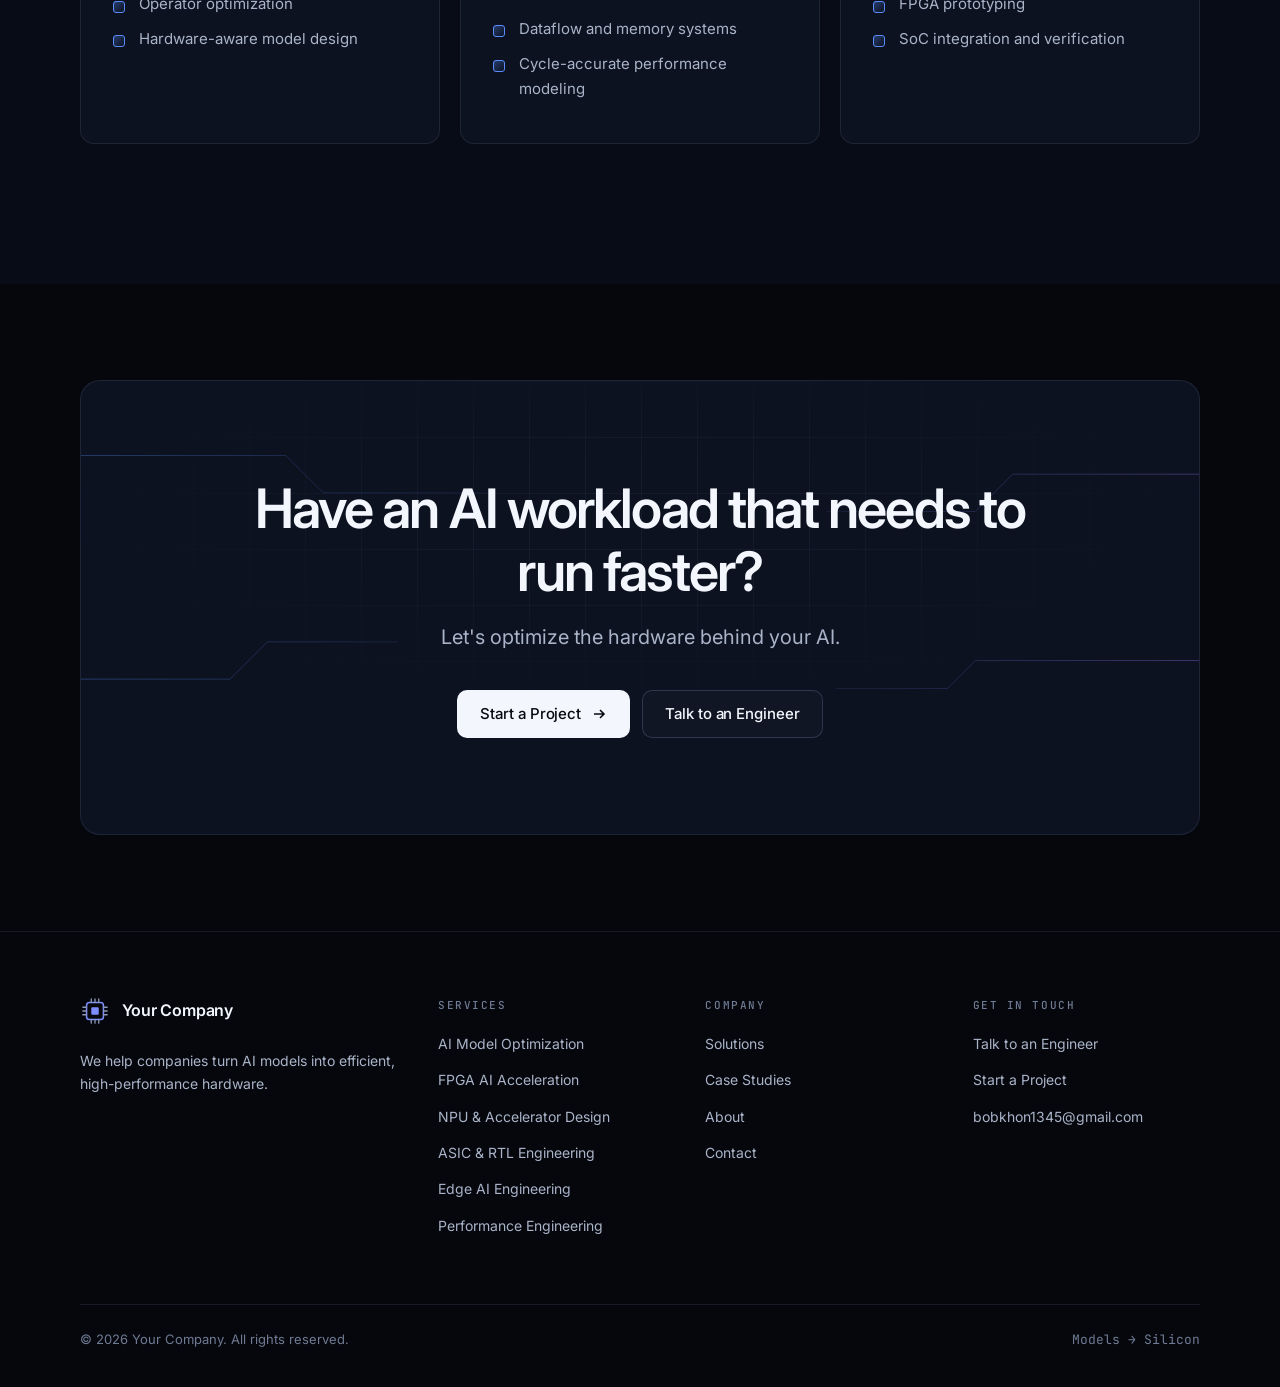
<file: about.html>
<!DOCTYPE html>
<html lang="en" class="no-js">
<head>
  <meta charset="utf-8">
  <meta name="viewport" content="width=device-width, initial-scale=1">
  <title>About | Your Company</title>
  <meta name="description" content="An AI hardware engineering company focused on turning demanding AI workloads into efficient hardware implementations.">
  <meta name="theme-color" content="#05070d">
  <link rel="icon" href="assets/img/favicon.svg" type="image/svg+xml">
  <link rel="preconnect" href="https://fonts.googleapis.com">
  <link rel="preconnect" href="https://fonts.gstatic.com" crossorigin>
  <link href="https://fonts.googleapis.com/css2?family=Inter:wght@400;500;600;700&family=JetBrains+Mono:wght@400;500&display=swap" rel="stylesheet">
  <link rel="stylesheet" href="assets/css/style.css">
</head>
<body>
<a class="skip-link" href="#main">Skip to content</a>

<header class="site-header">
  <div class="container nav">
    <a href="index.html" class="brand" aria-label="Your Company home">
      <svg class="brand-mark" viewBox="0 0 32 32" fill="none" aria-hidden="true">
        <rect x="7" y="7" width="18" height="18" rx="3" stroke="url(#bm)" stroke-width="1.6"/>
        <rect x="12" y="12" width="8" height="8" rx="1.2" fill="url(#bm)"/>
        <path d="M12 3v4M16 3v4M20 3v4M12 25v4M16 25v4M20 25v4M3 12h4M3 16h4M3 20h4M25 12h4M25 16h4M25 20h4" stroke="#8b97b3" stroke-width="1.4" stroke-linecap="round"/>
        <defs><linearGradient id="bm" x1="7" y1="7" x2="25" y2="25"><stop stop-color="#5b8cff"/><stop offset="1" stop-color="#9b7bff"/></linearGradient></defs>
      </svg>
      <span>Your Company</span>
    </a>
    <nav class="nav-links" aria-label="Primary">
      <a href="index.html">Home</a>
      <a href="services.html">Services</a>
      <a href="solutions.html">Solutions</a>
      <a href="case-studies.html">Case Studies</a>
      <a href="about.html" aria-current="page">About</a>
      <a href="contact.html">Contact</a>
      <a href="contact.html" class="btn btn-primary">Talk to an Engineer</a>
    </nav>
    <a href="contact.html" class="btn btn-primary nav-cta">Talk to an Engineer</a>
    <button class="nav-toggle" type="button" aria-label="Open menu" aria-expanded="false"><span></span></button>
  </div>
</header>

<main id="main">

  <section class="page-hero">
    <div class="grid-bg" aria-hidden="true"></div>
    <div class="container">
      <span class="eyebrow">About the company</span>
      <h1>We help companies turn AI models into efficient, high-performance hardware.</h1>
    </div>
  </section>

  <section class="section">
    <div class="container">
      <p class="statement reveal">We are an AI hardware engineering company focused on turning demanding AI workloads into efficient hardware implementations. <span class="dim">Our expertise spans AI model optimization, NPU architecture, FPGA acceleration, RTL design, ASIC/SoC engineering and edge AI.</span></p>
    </div>
  </section>

  <section class="section bg-alt">
    <div class="container">
      <div class="split top">
        <div class="reveal">
          <span class="eyebrow">Who we work with</span>
          <h2 class="h2">Partners building next-generation AI products</h2>
          <p class="lead" style="margin-top:20px">We work with startups, semiconductor companies, research teams and technology companies developing next-generation AI products.</p>
        </div>
        <div class="grid grid-2 reveal">
          <div class="card"><h3 class="h3">Startups</h3><p style="margin:0">Building a first AI hardware product and in need of deep expertise without hiring a full team.</p></div>
          <div class="card"><h3 class="h3">Semiconductor companies</h3><p style="margin:0">Extending accelerator, IP or SoC programs with focused architecture and RTL capacity.</p></div>
          <div class="card"><h3 class="h3">Research teams</h3><p style="margin:0">Turning novel architecture ideas into models, RTL and working FPGA prototypes.</p></div>
          <div class="card"><h3 class="h3">Technology companies</h3><p style="margin:0">Shipping AI features on edge devices, where performance and power decide the product.</p></div>
        </div>
      </div>
    </div>
  </section>

  <section class="section">
    <div class="container">
      <div class="split top">
        <div class="reveal">
          <span class="eyebrow">How we think</span>
          <h2 class="h2">Engineering principles</h2>
        </div>
        <div class="principles reveal">
          <div class="principle"><span class="mono">01</span><div><h4>Whole-stack thinking</h4><p>The fastest fix is often in a different layer than the symptom. We look across model, compiler, architecture and RTL before choosing where to act.</p></div></div>
          <div class="principle"><span class="mono">02</span><div><h4>Measure, then decide</h4><p>Profiling and modeling come before architecture, and benchmarks come before conclusions.</p></div></div>
          <div class="principle"><span class="mono">03</span><div><h4>Build it for real</h4><p>We deliver synthesizable RTL, working prototypes and deployable models, not just slide decks.</p></div></div>
          <div class="principle"><span class="mono">04</span><div><h4>Honest numbers</h4><p>We report what we measured, how we measured it, and what we did not test.</p></div></div>
          <div class="principle"><span class="mono">05</span><div><h4>Knowledge transfer</h4><p>We document our work so your team can own, extend and maintain it.</p></div></div>
        </div>
      </div>
    </div>
  </section>

  <section class="section bg-alt">
    <div class="container">
      <div class="section-head reveal">
        <span class="eyebrow">Expertise</span>
        <h2 class="h2">From AI models to silicon</h2>
      </div>
      <div class="grid grid-3">
        <div class="card reveal"><h3>Models &amp; compilers</h3><ul class="check-list"><li>Quantization and compression</li><li>Operator optimization</li><li>Hardware-aware model design</li></ul></div>
        <div class="card reveal"><h3>Architecture</h3><ul class="check-list"><li>NPU and accelerator microarchitecture</li><li>Dataflow and memory systems</li><li>Cycle-accurate performance modeling</li></ul></div>
        <div class="card reveal"><h3>Implementation</h3><ul class="check-list"><li>Verilog / SystemVerilog RTL</li><li>FPGA prototyping</li><li>SoC integration and verification</li></ul></div>
      </div>
    </div>
  </section>

  <!-- ================= CTA ================= -->
  <section class="section-tight">
    <div class="container">
      <div class="cta reveal">
        <div class="grid-bg" aria-hidden="true"></div>
        <svg class="cta-trace" viewBox="0 0 1200 400" preserveAspectRatio="none" aria-hidden="true">
          <path d="M0 80h220l40 40h180M0 320h160l40-40h140M1200 100h-200l-40 40h-160M1200 300h-240l-30 30h-120" stroke="url(#ctaGrad)" stroke-width="1" fill="none"/>
          <defs><linearGradient id="ctaGrad" x1="0" x2="1"><stop stop-color="#5b8cff" stop-opacity=".7"/><stop offset=".5" stop-color="#5b8cff" stop-opacity="0"/><stop offset="1" stop-color="#9b7bff" stop-opacity=".7"/></linearGradient></defs>
        </svg>
        <h2>Have an AI workload that needs to run faster?</h2>
        <p>Let's optimize the hardware behind your AI.</p>
        <div class="btn-row">
          <a href="contact.html" class="btn btn-primary">Start a Project
            <svg viewBox="0 0 16 16" fill="none" stroke="currentColor" stroke-width="1.6" aria-hidden="true"><path d="M3 8h10M9 4l4 4-4 4"/></svg></a>
          <a href="contact.html" class="btn btn-ghost">Talk to an Engineer</a>
        </div>
      </div>
    </div>
  </section>

</main>

<footer class="site-footer">
  <div class="container">
    <div class="footer-grid">
      <div>
        <a href="index.html" class="brand" aria-label="Your Company home">
          <svg class="brand-mark" viewBox="0 0 32 32" fill="none" aria-hidden="true">
            <rect x="7" y="7" width="18" height="18" rx="3" stroke="#7d8cff" stroke-width="1.6"/>
            <rect x="12" y="12" width="8" height="8" rx="1.2" fill="#7d8cff"/>
            <path d="M12 3v4M16 3v4M20 3v4M12 25v4M16 25v4M20 25v4M3 12h4M3 16h4M3 20h4M25 12h4M25 16h4M25 20h4" stroke="#8b97b3" stroke-width="1.4" stroke-linecap="round"/>
          </svg>
          <span>Your Company</span>
        </a>
        <p>We help companies turn AI models into efficient, high-performance hardware.</p>
      </div>
      <div>
        <h5>Services</h5>
        <ul>
          <li><a href="services.html#model-optimization">AI Model Optimization</a></li>
          <li><a href="services.html#fpga">FPGA AI Acceleration</a></li>
          <li><a href="services.html#npu">NPU &amp; Accelerator Design</a></li>
          <li><a href="services.html#asic-rtl">ASIC &amp; RTL Engineering</a></li>
          <li><a href="services.html#edge-ai">Edge AI Engineering</a></li>
          <li><a href="services.html#performance">Performance Engineering</a></li>
        </ul>
      </div>
      <div>
        <h5>Company</h5>
        <ul>
          <li><a href="solutions.html">Solutions</a></li>
          <li><a href="case-studies.html">Case Studies</a></li>
          <li><a href="about.html">About</a></li>
          <li><a href="contact.html">Contact</a></li>
        </ul>
      </div>
      <div>
        <h5>Get in touch</h5>
        <ul>
          <li><a href="contact.html">Talk to an Engineer</a></li>
          <li><a href="contact.html">Start a Project</a></li>
          <li><a href="mailto:bobkhon1345@gmail.com">bobkhon1345@gmail.com</a></li>
        </ul>
      </div>
    </div>
    <div class="footer-bottom">
      <span>&copy; <span data-year>2026</span> Your Company. All rights reserved.</span>
      <span class="mono">Models → Silicon</span>
    </div>
  </div>
</footer>

<script src="assets/js/main.js"></script>
</body>
</html>
</file>
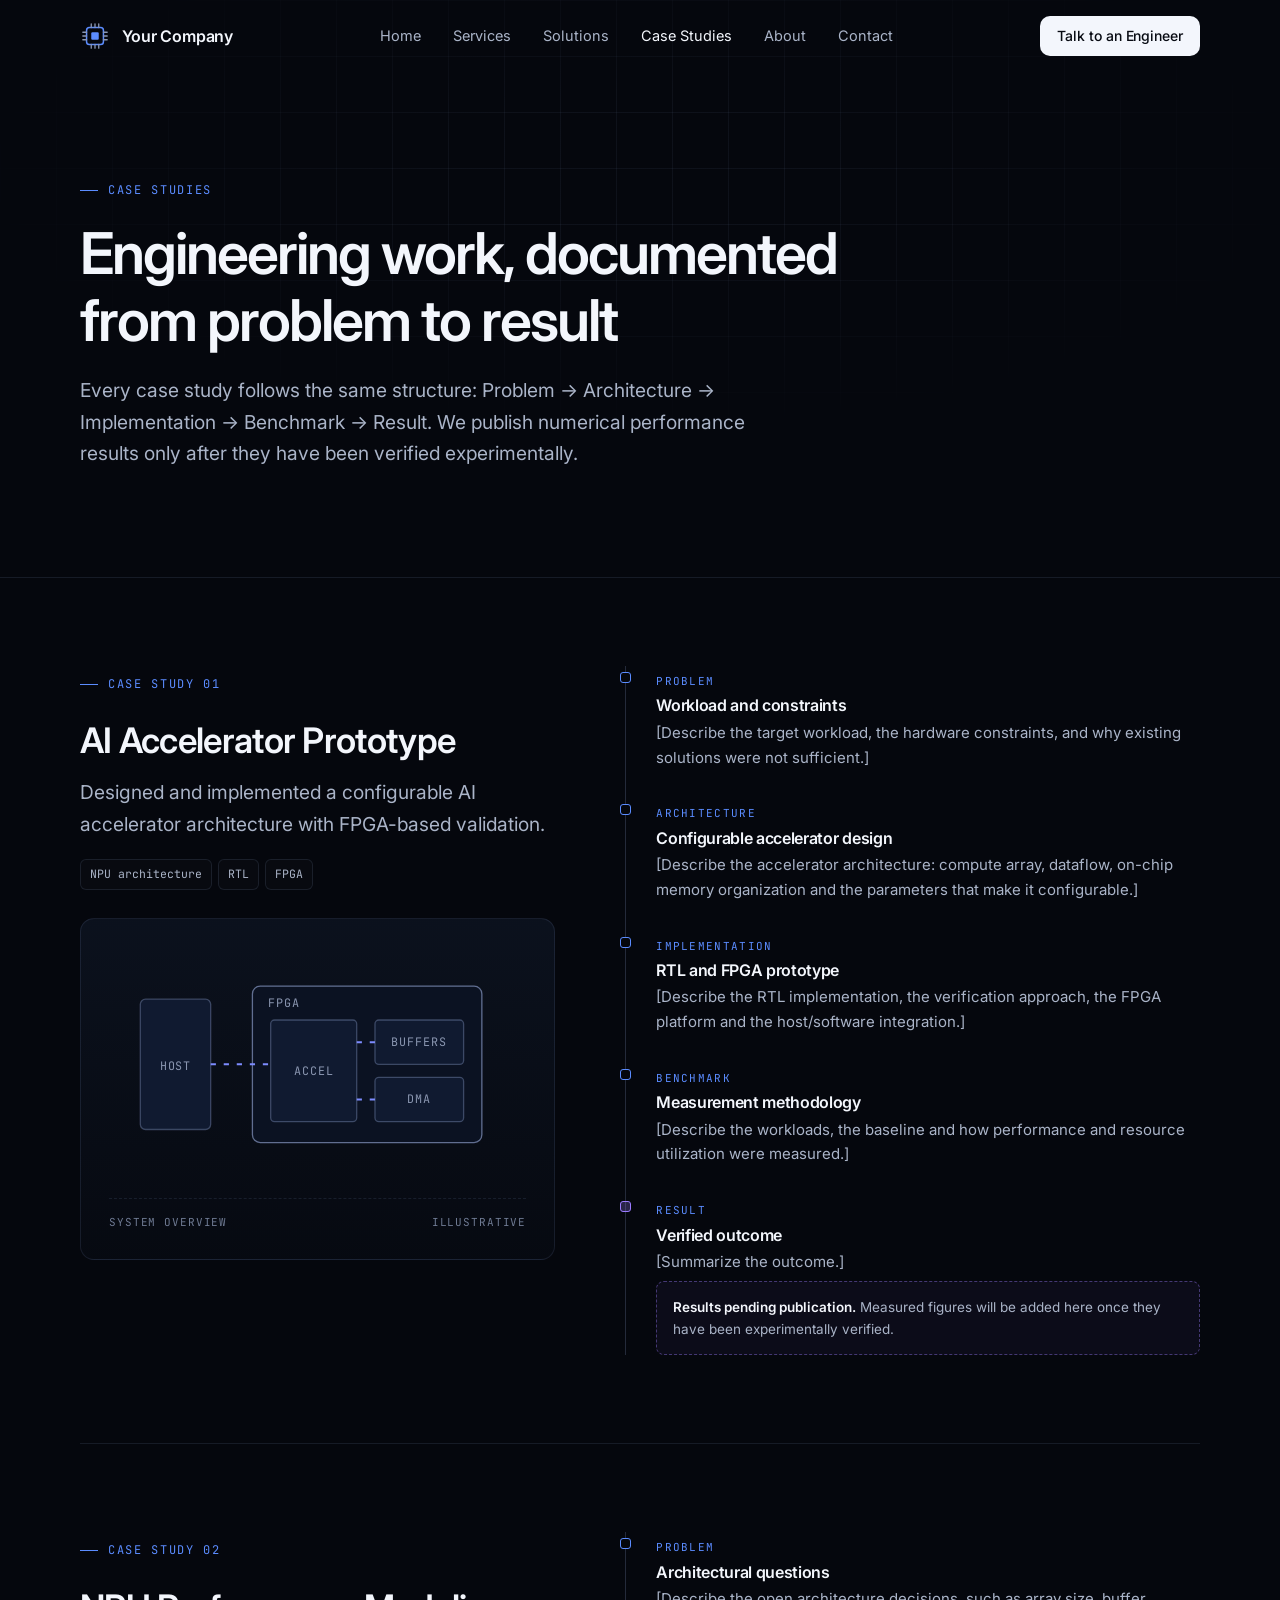
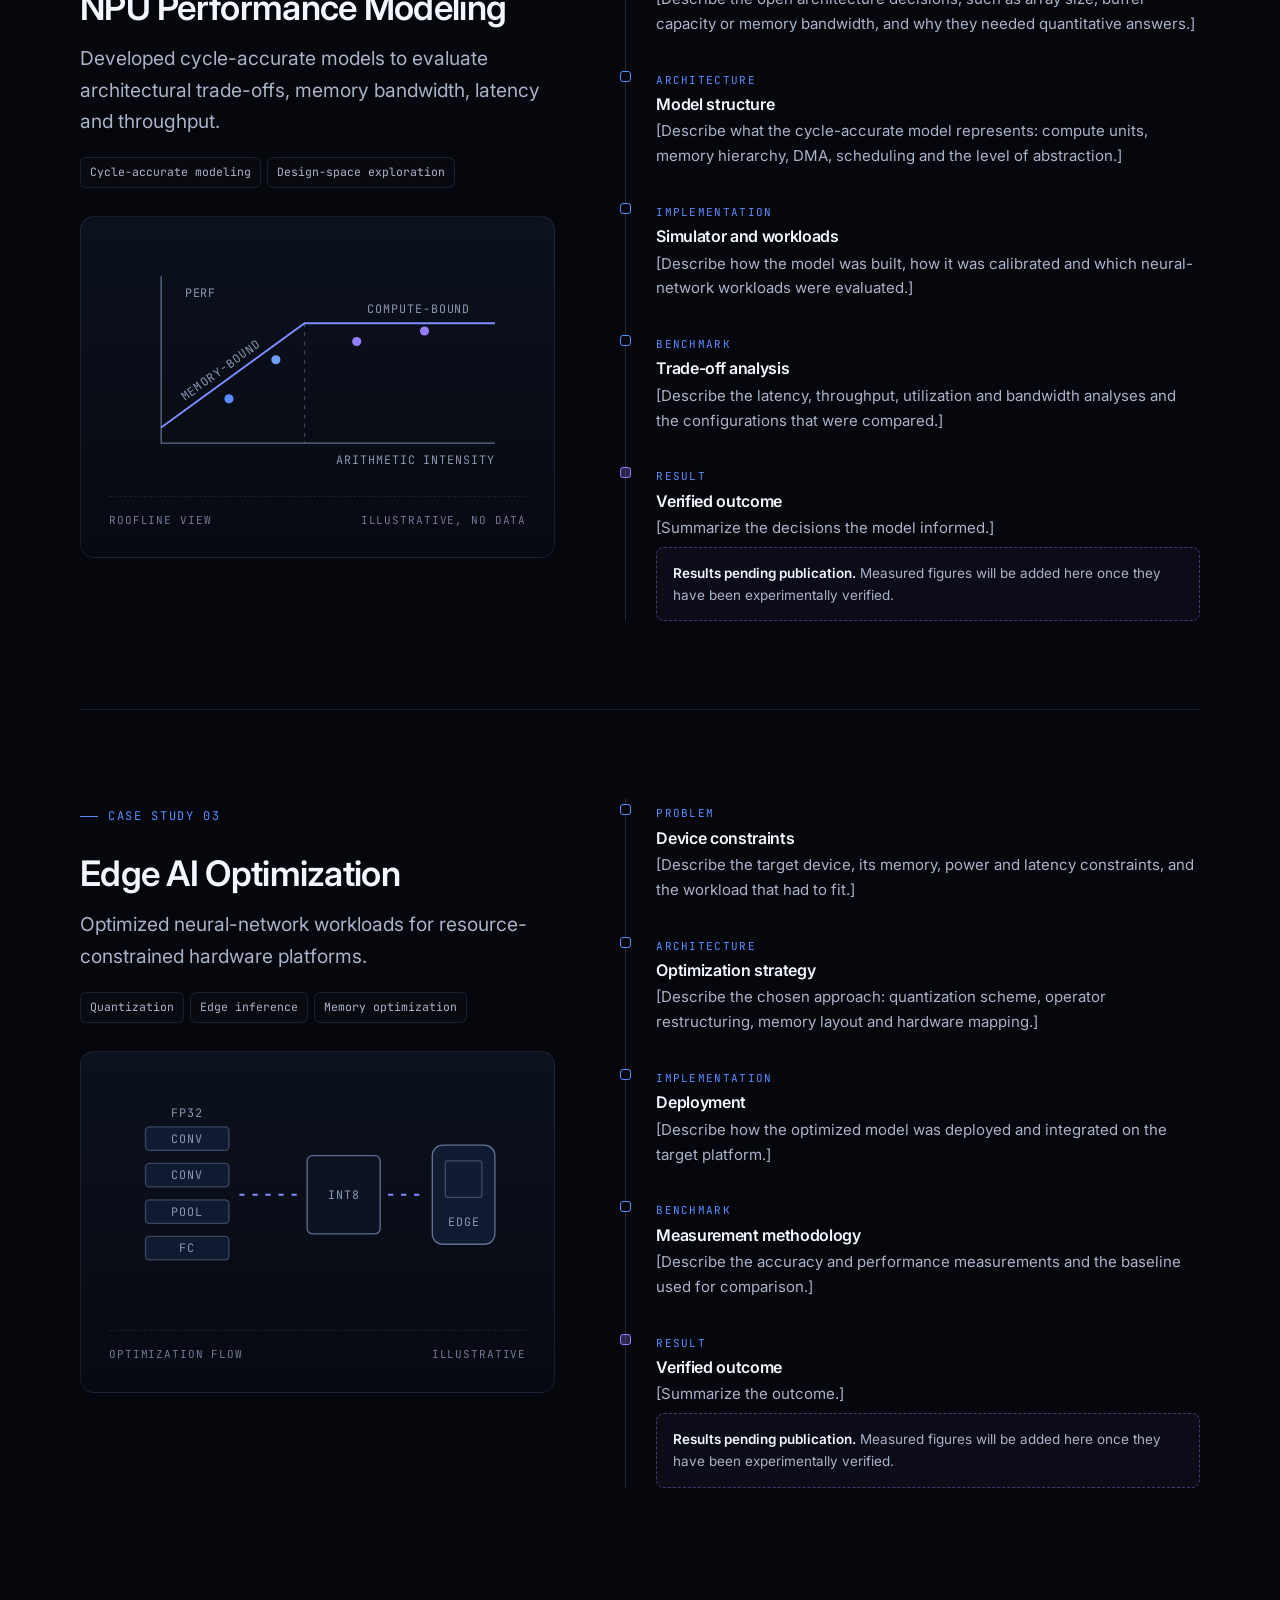
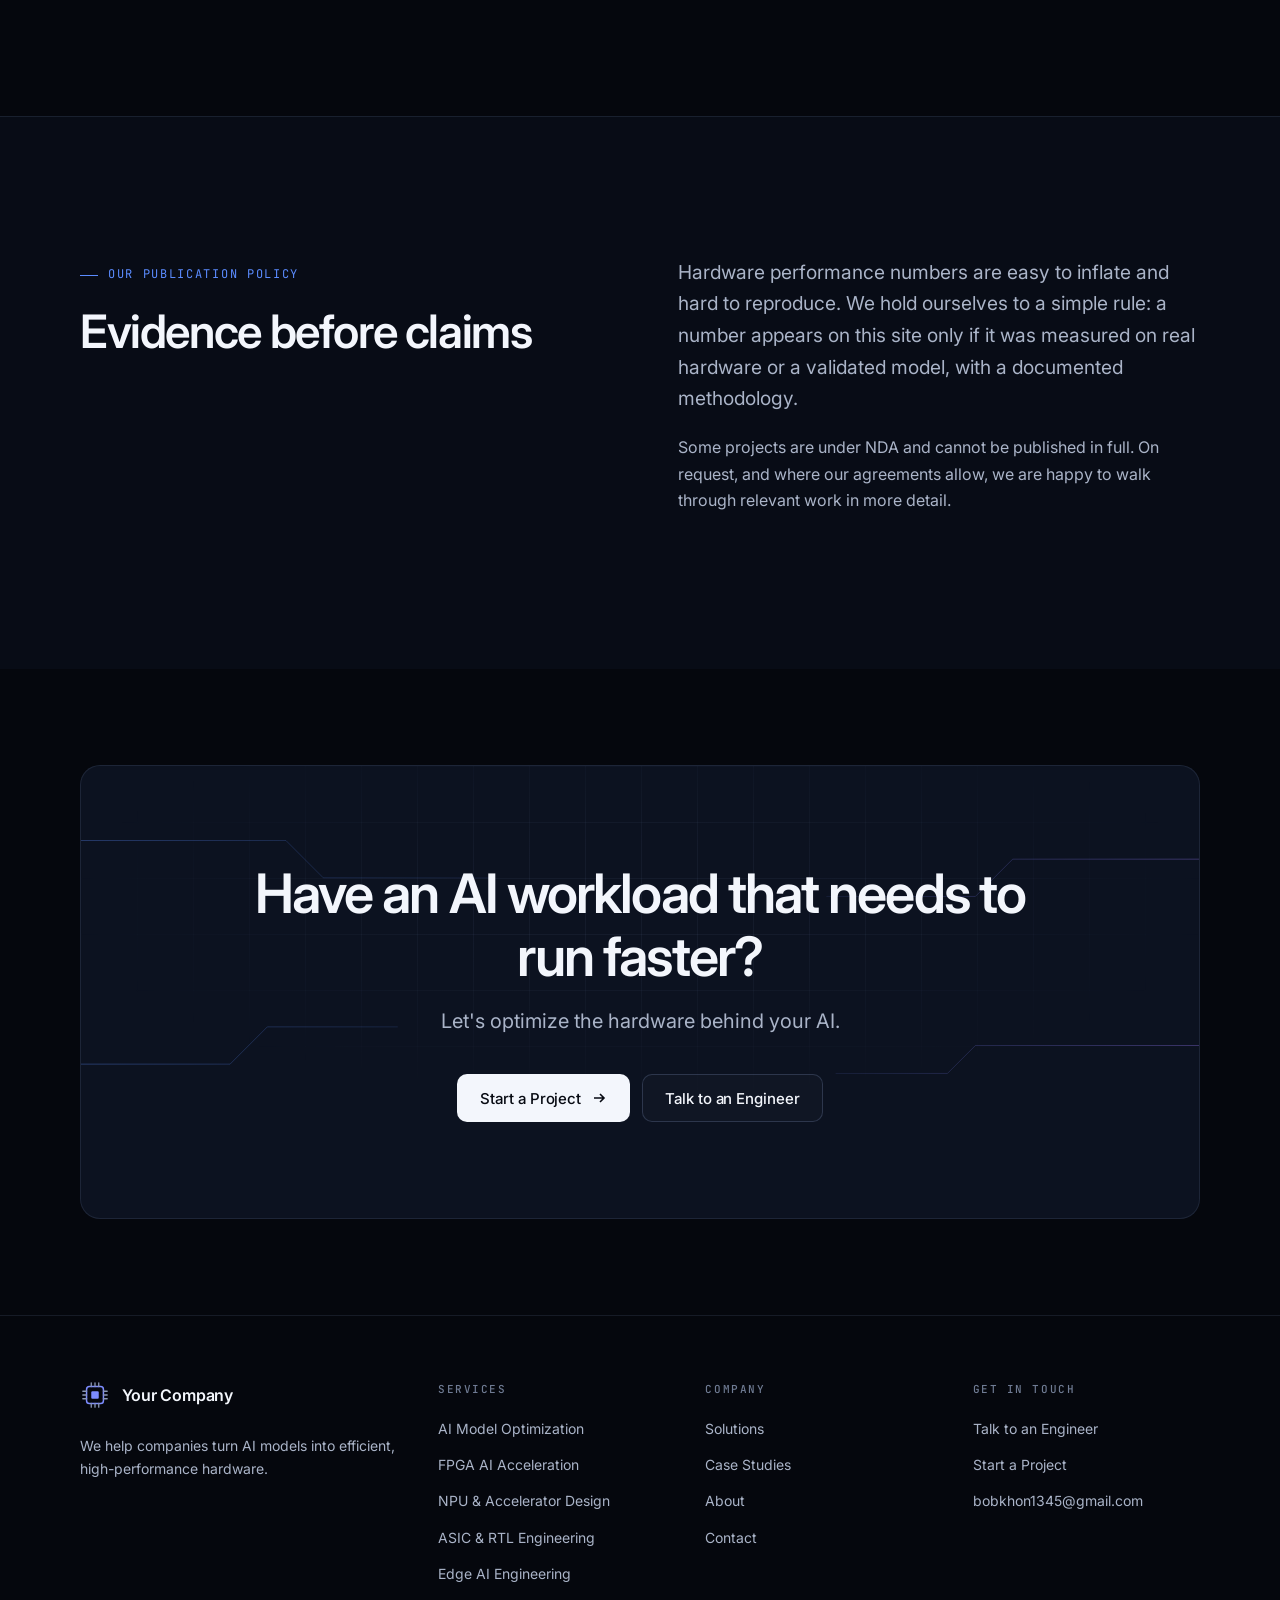
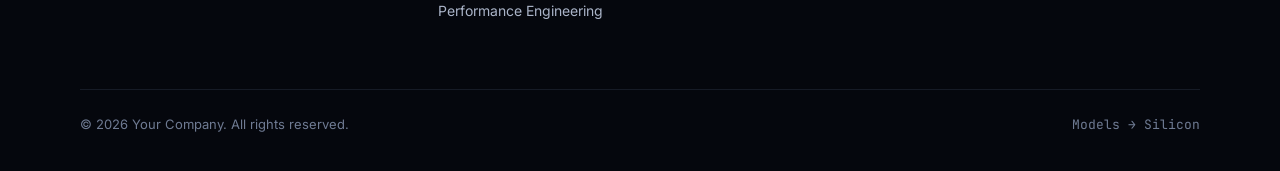
<file: case-studies.html>
<!DOCTYPE html>
<html lang="en" class="no-js">
<head>
  <meta charset="utf-8">
  <meta name="viewport" content="width=device-width, initial-scale=1">
  <title>Case Studies | Your Company</title>
  <meta name="description" content="AI hardware engineering case studies documented from problem to architecture, implementation, benchmark and result.">
  <meta name="theme-color" content="#05070d">
  <link rel="icon" href="assets/img/favicon.svg" type="image/svg+xml">
  <link rel="preconnect" href="https://fonts.googleapis.com">
  <link rel="preconnect" href="https://fonts.gstatic.com" crossorigin>
  <link href="https://fonts.googleapis.com/css2?family=Inter:wght@400;500;600;700&family=JetBrains+Mono:wght@400;500&display=swap" rel="stylesheet">
  <link rel="stylesheet" href="assets/css/style.css">
</head>
<body>
<a class="skip-link" href="#main">Skip to content</a>

<header class="site-header">
  <div class="container nav">
    <a href="index.html" class="brand" aria-label="Your Company home">
      <svg class="brand-mark" viewBox="0 0 32 32" fill="none" aria-hidden="true">
        <rect x="7" y="7" width="18" height="18" rx="3" stroke="url(#bm)" stroke-width="1.6"/>
        <rect x="12" y="12" width="8" height="8" rx="1.2" fill="url(#bm)"/>
        <path d="M12 3v4M16 3v4M20 3v4M12 25v4M16 25v4M20 25v4M3 12h4M3 16h4M3 20h4M25 12h4M25 16h4M25 20h4" stroke="#8b97b3" stroke-width="1.4" stroke-linecap="round"/>
        <defs><linearGradient id="bm" x1="7" y1="7" x2="25" y2="25"><stop stop-color="#5b8cff"/><stop offset="1" stop-color="#9b7bff"/></linearGradient></defs>
      </svg>
      <span>Your Company</span>
    </a>
    <nav class="nav-links" aria-label="Primary">
      <a href="index.html">Home</a>
      <a href="services.html">Services</a>
      <a href="solutions.html">Solutions</a>
      <a href="case-studies.html" aria-current="page">Case Studies</a>
      <a href="about.html">About</a>
      <a href="contact.html">Contact</a>
      <a href="contact.html" class="btn btn-primary">Talk to an Engineer</a>
    </nav>
    <a href="contact.html" class="btn btn-primary nav-cta">Talk to an Engineer</a>
    <button class="nav-toggle" type="button" aria-label="Open menu" aria-expanded="false"><span></span></button>
  </div>
</header>

<main id="main">

  <section class="page-hero">
    <div class="grid-bg" aria-hidden="true"></div>
    <div class="container">
      <span class="eyebrow">Case studies</span>
      <h1>Engineering work, documented from problem to result</h1>
      <p class="lead">Every case study follows the same structure: Problem → Architecture → Implementation → Benchmark → Result. We publish numerical performance results only after they have been verified experimentally.</p>
    </div>
  </section>

  <section class="section" style="padding-top:0">
    <div class="container">

      <!-- Case study 01 -->
      <article class="case-detail" id="ai-accelerator-prototype">
        <div class="sticky reveal">
          <span class="eyebrow">Case study 01</span>
          <h2>AI Accelerator Prototype</h2>
          <p class="lead">Designed and implemented a configurable AI accelerator architecture with FPGA-based validation.</p>
          <div class="tag-list" style="margin-bottom:28px"><span class="tag">NPU architecture</span><span class="tag">RTL</span><span class="tag">FPGA</span></div>
          <div class="diagram-frame">
            <svg viewBox="0 0 320 180" class="diagram" aria-hidden="true">
              <rect x="24" y="40" width="54" height="100" rx="4" class="fill-surface-2 stroke"/><text x="51" y="94" text-anchor="middle" class="label">HOST</text>
              <rect x="110" y="30" width="176" height="120" rx="6" class="fill-surface stroke-strong"/>
              <text x="122" y="46" class="label">FPGA</text>
              <rect x="124" y="56" width="66" height="78" rx="3" class="fill-surface-2 stroke"/><text x="157" y="98" text-anchor="middle" class="label">ACCEL</text>
              <rect x="204" y="56" width="68" height="34" rx="3" class="fill-surface-2 stroke"/><text x="238" y="76" text-anchor="middle" class="label">BUFFERS</text>
              <rect x="204" y="100" width="68" height="34" rx="3" class="fill-surface-2 stroke"/><text x="238" y="120" text-anchor="middle" class="label">DMA</text>
              <path class="flow" d="M78 90h46M190 73h14M190 117h14"/>
            </svg>
            <div class="diagram-caption"><span>System overview</span><span>Illustrative</span></div>
          </div>
        </div>
        <div class="case-stages reveal">
          <div class="case-stage"><span class="mono">Problem</span><h4>Workload and constraints</h4><p>[Describe the target workload, the hardware constraints, and why existing solutions were not sufficient.]</p></div>
          <div class="case-stage"><span class="mono">Architecture</span><h4>Configurable accelerator design</h4><p>[Describe the accelerator architecture: compute array, dataflow, on-chip memory organization and the parameters that make it configurable.]</p></div>
          <div class="case-stage"><span class="mono">Implementation</span><h4>RTL and FPGA prototype</h4><p>[Describe the RTL implementation, the verification approach, the FPGA platform and the host/software integration.]</p></div>
          <div class="case-stage"><span class="mono">Benchmark</span><h4>Measurement methodology</h4><p>[Describe the workloads, the baseline and how performance and resource utilization were measured.]</p></div>
          <div class="case-stage"><span class="mono">Result</span><h4>Verified outcome</h4><p>[Summarize the outcome.]</p>
            <div class="placeholder-note"><strong>Results pending publication.</strong> Measured figures will be added here once they have been experimentally verified.</div>
          </div>
        </div>
      </article>

      <!-- Case study 02 -->
      <article class="case-detail" id="npu-performance-modeling">
        <div class="sticky reveal">
          <span class="eyebrow">Case study 02</span>
          <h2>NPU Performance Modeling</h2>
          <p class="lead">Developed cycle-accurate models to evaluate architectural trade-offs, memory bandwidth, latency and throughput.</p>
          <div class="tag-list" style="margin-bottom:28px"><span class="tag">Cycle-accurate modeling</span><span class="tag">Design-space exploration</span></div>
          <div class="diagram-frame">
            <svg viewBox="0 0 320 180" class="diagram" aria-hidden="true">
              <path d="M40 24v128h256" class="stroke-strong"/>
              <path d="M40 140 L150 60 L296 60" class="stroke-strong" style="stroke:#7d8cff;stroke-width:1.5"/>
              <path d="M150 60v92" class="stroke" stroke-dasharray="3 4"/>
              <circle cx="92" cy="118" r="3.5" fill="#5b8cff"/><circle cx="128" cy="88" r="3.5" fill="#6e9cff"/>
              <circle cx="190" cy="74" r="3.5" fill="#8e80ff"/><circle cx="242" cy="66" r="3.5" fill="#9b7bff"/>
              <text x="58" y="40" class="label">PERF</text>
              <text x="296" y="168" text-anchor="end" class="label">ARITHMETIC INTENSITY</text>
              <text x="198" y="52" class="label">COMPUTE-BOUND</text>
              <text x="58" y="120" class="label" transform="rotate(-36 58 120)">MEMORY-BOUND</text>
            </svg>
            <div class="diagram-caption"><span>Roofline view</span><span>Illustrative, no data</span></div>
          </div>
        </div>
        <div class="case-stages reveal">
          <div class="case-stage"><span class="mono">Problem</span><h4>Architectural questions</h4><p>[Describe the open architecture decisions, such as array size, buffer capacity or memory bandwidth, and why they needed quantitative answers.]</p></div>
          <div class="case-stage"><span class="mono">Architecture</span><h4>Model structure</h4><p>[Describe what the cycle-accurate model represents: compute units, memory hierarchy, DMA, scheduling and the level of abstraction.]</p></div>
          <div class="case-stage"><span class="mono">Implementation</span><h4>Simulator and workloads</h4><p>[Describe how the model was built, how it was calibrated and which neural-network workloads were evaluated.]</p></div>
          <div class="case-stage"><span class="mono">Benchmark</span><h4>Trade-off analysis</h4><p>[Describe the latency, throughput, utilization and bandwidth analyses and the configurations that were compared.]</p></div>
          <div class="case-stage"><span class="mono">Result</span><h4>Verified outcome</h4><p>[Summarize the decisions the model informed.]</p>
            <div class="placeholder-note"><strong>Results pending publication.</strong> Measured figures will be added here once they have been experimentally verified.</div>
          </div>
        </div>
      </article>

      <!-- Case study 03 -->
      <article class="case-detail" id="edge-ai-optimization">
        <div class="sticky reveal">
          <span class="eyebrow">Case study 03</span>
          <h2>Edge AI Optimization</h2>
          <p class="lead">Optimized neural-network workloads for resource-constrained hardware platforms.</p>
          <div class="tag-list" style="margin-bottom:28px"><span class="tag">Quantization</span><span class="tag">Edge inference</span><span class="tag">Memory optimization</span></div>
          <div class="diagram-frame">
            <svg viewBox="0 0 320 180" class="diagram" aria-hidden="true">
              <g class="stroke">
                <rect x="28" y="36" width="64" height="18" rx="3" class="fill-surface-2"/><rect x="28" y="64" width="64" height="18" rx="3" class="fill-surface-2"/>
                <rect x="28" y="92" width="64" height="18" rx="3" class="fill-surface-2"/><rect x="28" y="120" width="64" height="18" rx="3" class="fill-surface-2"/>
              </g>
              <text x="60" y="48" text-anchor="middle" class="label">CONV</text><text x="60" y="76" text-anchor="middle" class="label">CONV</text>
              <text x="60" y="104" text-anchor="middle" class="label">POOL</text><text x="60" y="132" text-anchor="middle" class="label">FC</text>
              <text x="60" y="28" text-anchor="middle" class="label">FP32</text>
              <path class="flow" d="M100 88h44"/>
              <rect x="152" y="58" width="56" height="60" rx="4" class="fill-surface stroke-strong"/><text x="180" y="91" text-anchor="middle" class="label">INT8</text>
              <path class="flow" d="M214 88h28"/>
              <rect x="248" y="50" width="48" height="76" rx="8" class="fill-surface-2 stroke-strong"/>
              <rect x="258" y="62" width="28" height="28" rx="2" class="stroke"/><text x="272" y="112" text-anchor="middle" class="label">EDGE</text>
            </svg>
            <div class="diagram-caption"><span>Optimization flow</span><span>Illustrative</span></div>
          </div>
        </div>
        <div class="case-stages reveal">
          <div class="case-stage"><span class="mono">Problem</span><h4>Device constraints</h4><p>[Describe the target device, its memory, power and latency constraints, and the workload that had to fit.]</p></div>
          <div class="case-stage"><span class="mono">Architecture</span><h4>Optimization strategy</h4><p>[Describe the chosen approach: quantization scheme, operator restructuring, memory layout and hardware mapping.]</p></div>
          <div class="case-stage"><span class="mono">Implementation</span><h4>Deployment</h4><p>[Describe how the optimized model was deployed and integrated on the target platform.]</p></div>
          <div class="case-stage"><span class="mono">Benchmark</span><h4>Measurement methodology</h4><p>[Describe the accuracy and performance measurements and the baseline used for comparison.]</p></div>
          <div class="case-stage"><span class="mono">Result</span><h4>Verified outcome</h4><p>[Summarize the outcome.]</p>
            <div class="placeholder-note"><strong>Results pending publication.</strong> Measured figures will be added here once they have been experimentally verified.</div>
          </div>
        </div>
      </article>

    </div>
  </section>

  <section class="section bg-alt">
    <div class="container">
      <div class="split top">
        <div class="reveal">
          <span class="eyebrow">Our publication policy</span>
          <h2 class="h2">Evidence before claims</h2>
        </div>
        <div class="reveal">
          <p class="lead">Hardware performance numbers are easy to inflate and hard to reproduce. We hold ourselves to a simple rule: a number appears on this site only if it was measured on real hardware or a validated model, with a documented methodology.</p>
          <p>Some projects are under NDA and cannot be published in full. On request, and where our agreements allow, we are happy to walk through relevant work in more detail.</p>
        </div>
      </div>
    </div>
  </section>

  <!-- ================= CTA ================= -->
  <section class="section-tight">
    <div class="container">
      <div class="cta reveal">
        <div class="grid-bg" aria-hidden="true"></div>
        <svg class="cta-trace" viewBox="0 0 1200 400" preserveAspectRatio="none" aria-hidden="true">
          <path d="M0 80h220l40 40h180M0 320h160l40-40h140M1200 100h-200l-40 40h-160M1200 300h-240l-30 30h-120" stroke="url(#ctaGrad)" stroke-width="1" fill="none"/>
          <defs><linearGradient id="ctaGrad" x1="0" x2="1"><stop stop-color="#5b8cff" stop-opacity=".7"/><stop offset=".5" stop-color="#5b8cff" stop-opacity="0"/><stop offset="1" stop-color="#9b7bff" stop-opacity=".7"/></linearGradient></defs>
        </svg>
        <h2>Have an AI workload that needs to run faster?</h2>
        <p>Let's optimize the hardware behind your AI.</p>
        <div class="btn-row">
          <a href="contact.html" class="btn btn-primary">Start a Project
            <svg viewBox="0 0 16 16" fill="none" stroke="currentColor" stroke-width="1.6" aria-hidden="true"><path d="M3 8h10M9 4l4 4-4 4"/></svg></a>
          <a href="contact.html" class="btn btn-ghost">Talk to an Engineer</a>
        </div>
      </div>
    </div>
  </section>

</main>

<footer class="site-footer">
  <div class="container">
    <div class="footer-grid">
      <div>
        <a href="index.html" class="brand" aria-label="Your Company home">
          <svg class="brand-mark" viewBox="0 0 32 32" fill="none" aria-hidden="true">
            <rect x="7" y="7" width="18" height="18" rx="3" stroke="#7d8cff" stroke-width="1.6"/>
            <rect x="12" y="12" width="8" height="8" rx="1.2" fill="#7d8cff"/>
            <path d="M12 3v4M16 3v4M20 3v4M12 25v4M16 25v4M20 25v4M3 12h4M3 16h4M3 20h4M25 12h4M25 16h4M25 20h4" stroke="#8b97b3" stroke-width="1.4" stroke-linecap="round"/>
          </svg>
          <span>Your Company</span>
        </a>
        <p>We help companies turn AI models into efficient, high-performance hardware.</p>
      </div>
      <div>
        <h5>Services</h5>
        <ul>
          <li><a href="services.html#model-optimization">AI Model Optimization</a></li>
          <li><a href="services.html#fpga">FPGA AI Acceleration</a></li>
          <li><a href="services.html#npu">NPU &amp; Accelerator Design</a></li>
          <li><a href="services.html#asic-rtl">ASIC &amp; RTL Engineering</a></li>
          <li><a href="services.html#edge-ai">Edge AI Engineering</a></li>
          <li><a href="services.html#performance">Performance Engineering</a></li>
        </ul>
      </div>
      <div>
        <h5>Company</h5>
        <ul>
          <li><a href="solutions.html">Solutions</a></li>
          <li><a href="case-studies.html">Case Studies</a></li>
          <li><a href="about.html">About</a></li>
          <li><a href="contact.html">Contact</a></li>
        </ul>
      </div>
      <div>
        <h5>Get in touch</h5>
        <ul>
          <li><a href="contact.html">Talk to an Engineer</a></li>
          <li><a href="contact.html">Start a Project</a></li>
          <li><a href="mailto:bobkhon1345@gmail.com">bobkhon1345@gmail.com</a></li>
        </ul>
      </div>
    </div>
    <div class="footer-bottom">
      <span>&copy; <span data-year>2026</span> Your Company. All rights reserved.</span>
      <span class="mono">Models → Silicon</span>
    </div>
  </div>
</footer>

<script src="assets/js/main.js"></script>
</body>
</html>
</file>
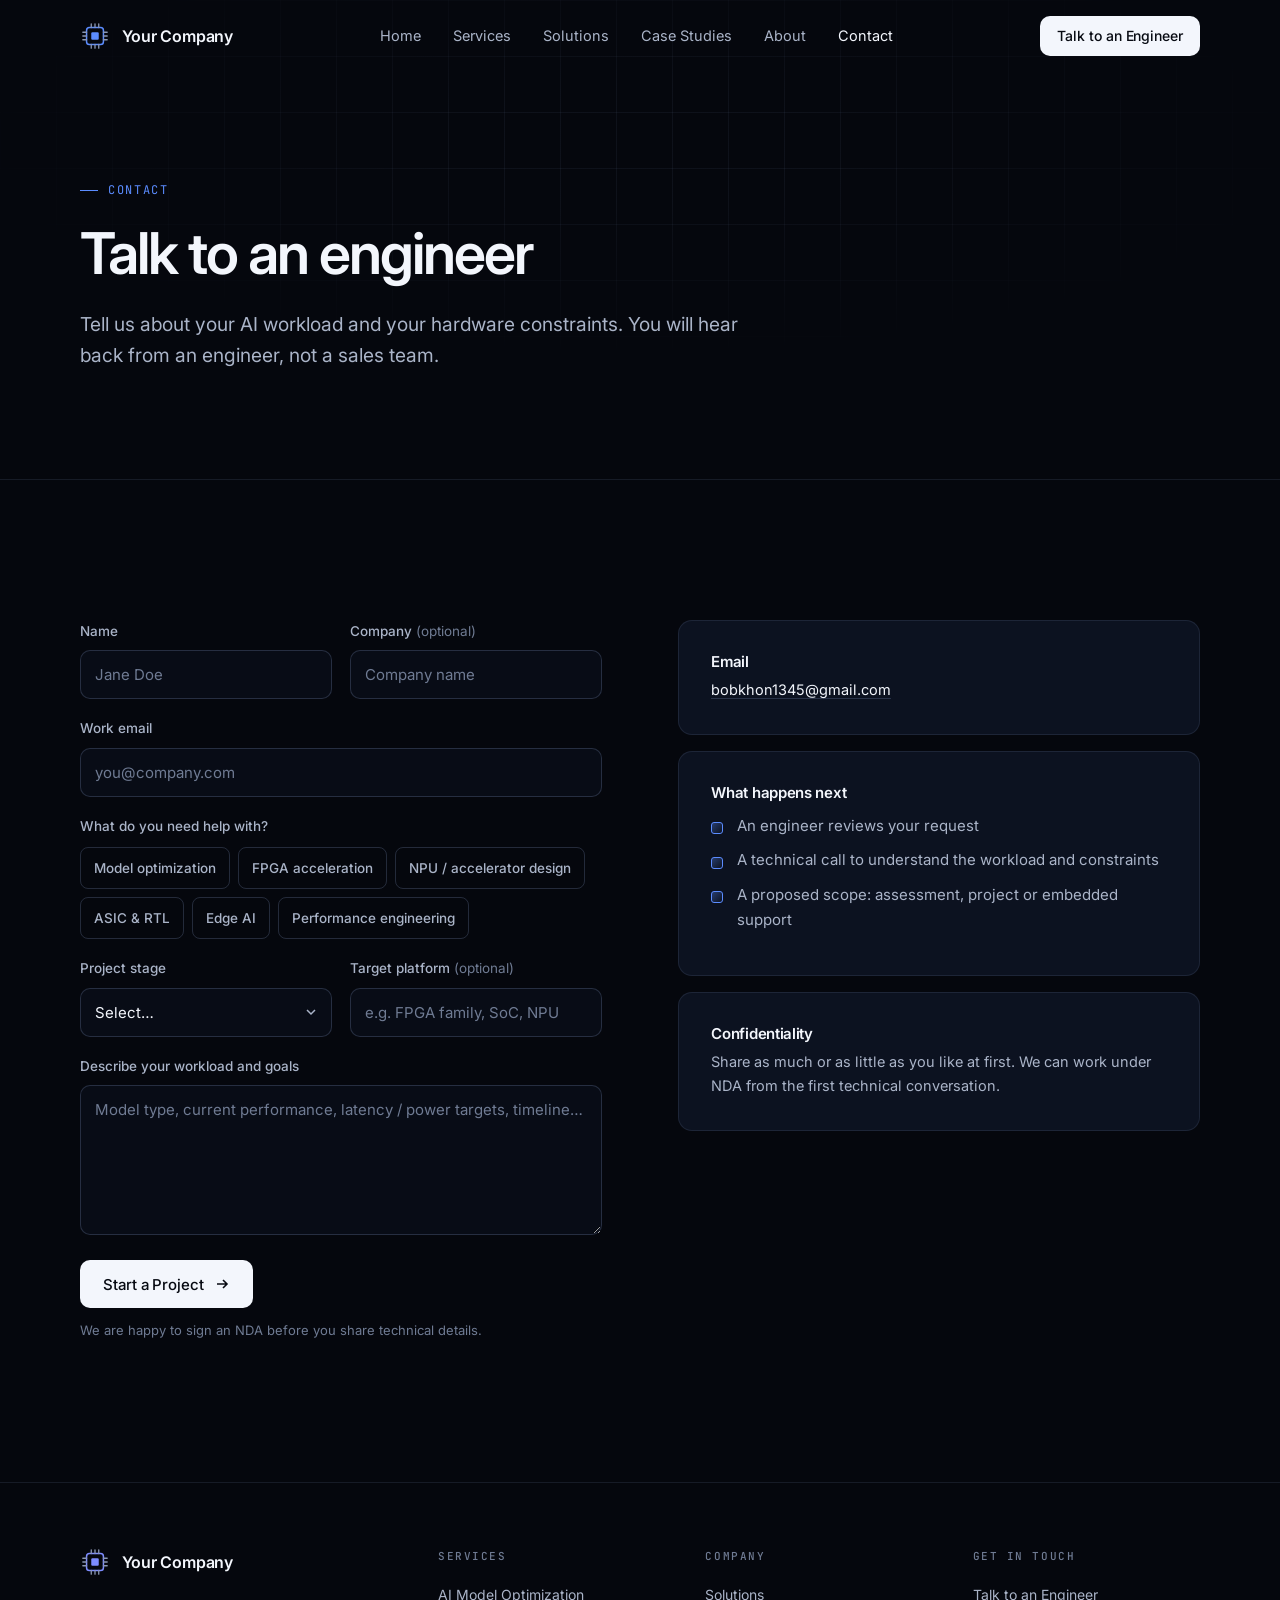
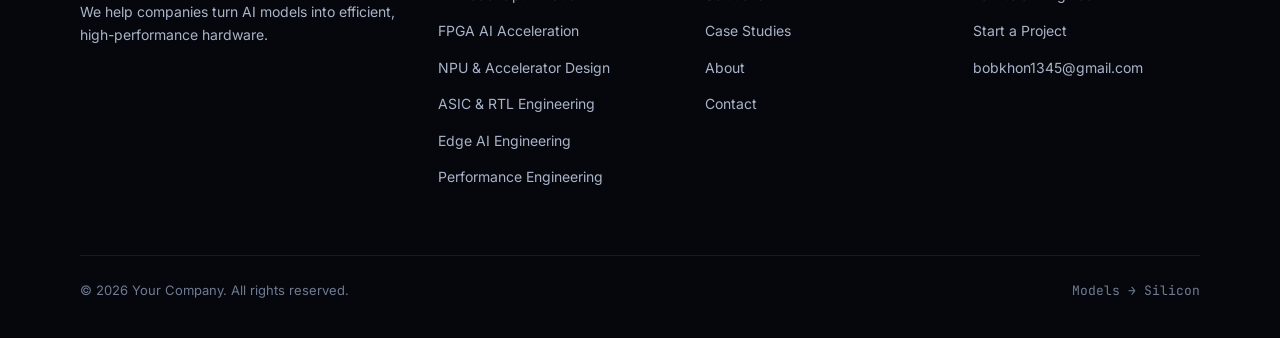
<file: contact.html>
<!DOCTYPE html>
<html lang="en" class="no-js">
<head>
  <meta charset="utf-8">
  <meta name="viewport" content="width=device-width, initial-scale=1">
  <title>Contact | Your Company</title>
  <meta name="description" content="Talk to an engineer about your AI workload, hardware constraints and performance goals.">
  <meta name="theme-color" content="#05070d">
  <link rel="icon" href="assets/img/favicon.svg" type="image/svg+xml">
  <link rel="preconnect" href="https://fonts.googleapis.com">
  <link rel="preconnect" href="https://fonts.gstatic.com" crossorigin>
  <link href="https://fonts.googleapis.com/css2?family=Inter:wght@400;500;600;700&family=JetBrains+Mono:wght@400;500&display=swap" rel="stylesheet">
  <link rel="stylesheet" href="assets/css/style.css">
</head>
<body>
<a class="skip-link" href="#main">Skip to content</a>

<header class="site-header">
  <div class="container nav">
    <a href="index.html" class="brand" aria-label="Your Company home">
      <svg class="brand-mark" viewBox="0 0 32 32" fill="none" aria-hidden="true">
        <rect x="7" y="7" width="18" height="18" rx="3" stroke="url(#bm)" stroke-width="1.6"/>
        <rect x="12" y="12" width="8" height="8" rx="1.2" fill="url(#bm)"/>
        <path d="M12 3v4M16 3v4M20 3v4M12 25v4M16 25v4M20 25v4M3 12h4M3 16h4M3 20h4M25 12h4M25 16h4M25 20h4" stroke="#8b97b3" stroke-width="1.4" stroke-linecap="round"/>
        <defs><linearGradient id="bm" x1="7" y1="7" x2="25" y2="25"><stop stop-color="#5b8cff"/><stop offset="1" stop-color="#9b7bff"/></linearGradient></defs>
      </svg>
      <span>Your Company</span>
    </a>
    <nav class="nav-links" aria-label="Primary">
      <a href="index.html">Home</a>
      <a href="services.html">Services</a>
      <a href="solutions.html">Solutions</a>
      <a href="case-studies.html">Case Studies</a>
      <a href="about.html">About</a>
      <a href="contact.html" aria-current="page">Contact</a>
      <a href="contact.html" class="btn btn-primary">Talk to an Engineer</a>
    </nav>
    <a href="contact.html" class="btn btn-primary nav-cta">Talk to an Engineer</a>
    <button class="nav-toggle" type="button" aria-label="Open menu" aria-expanded="false"><span></span></button>
  </div>
</header>

<main id="main">

  <section class="page-hero">
    <div class="grid-bg" aria-hidden="true"></div>
    <div class="container">
      <span class="eyebrow">Contact</span>
      <h1>Talk to an engineer</h1>
      <p class="lead">Tell us about your AI workload and your hardware constraints. You will hear back from an engineer, not a sales team.</p>
    </div>
  </section>

  <section class="section">
    <div class="container">
      <div class="split top">
        <form class="form reveal" action="https://formspree.io/f/xyekwlow" method="POST" data-contact-form novalidate>
          <input type="hidden" name="_subject" value="New project enquiry from the website">
          <input type="text" name="_gotcha" tabindex="-1" autocomplete="off" aria-hidden="true" style="position:absolute;left:-9999px;width:1px;height:1px;opacity:0">
          <div class="form-row">
            <div class="field"><label for="name">Name</label><input id="name" name="name" type="text" autocomplete="name" required placeholder="Jane Doe"></div>
            <div class="field"><label for="company">Company <span class="opt">(optional)</span></label><input id="company" name="company" type="text" autocomplete="organization" placeholder="Company name"></div>
          </div>
          <div class="field"><label for="email">Work email</label><input id="email" name="email" type="email" autocomplete="email" required placeholder="you@company.com"></div>

          <fieldset class="field" style="border:0;padding:0;margin:0">
            <legend style="font-size:13.5px;color:var(--text-2);margin-bottom:10px;font-weight:500;padding:0">What do you need help with?</legend>
            <div class="chip-group">
              <label><input type="checkbox" name="area" value="model-optimization"><span>Model optimization</span></label>
              <label><input type="checkbox" name="area" value="fpga"><span>FPGA acceleration</span></label>
              <label><input type="checkbox" name="area" value="npu"><span>NPU / accelerator design</span></label>
              <label><input type="checkbox" name="area" value="asic-rtl"><span>ASIC &amp; RTL</span></label>
              <label><input type="checkbox" name="area" value="edge-ai"><span>Edge AI</span></label>
              <label><input type="checkbox" name="area" value="performance"><span>Performance engineering</span></label>
            </div>
          </fieldset>

          <div class="form-row">
            <div class="field">
              <label for="stage">Project stage</label>
              <select id="stage" name="stage">
                <option value="">Select…</option>
                <option>Exploring / early research</option>
                <option>Architecture definition</option>
                <option>Implementation in progress</option>
                <option>Optimizing an existing system</option>
              </select>
            </div>
            <div class="field"><label for="platform">Target platform <span class="opt">(optional)</span></label><input id="platform" name="platform" type="text" placeholder="e.g. FPGA family, SoC, NPU"></div>
          </div>

          <div class="field"><label for="message">Describe your workload and goals</label><textarea id="message" name="message" required placeholder="Model type, current performance, latency / power targets, timeline…"></textarea></div>

          <div class="btn-row" style="align-items:center">
            <button type="submit" class="btn btn-primary" data-submit>Start a Project
              <svg viewBox="0 0 16 16" fill="none" stroke="currentColor" stroke-width="1.6" aria-hidden="true"><path d="M3 8h10M9 4l4 4-4 4"/></svg></button>
            <p class="form-note">We are happy to sign an NDA before you share technical details.</p>
          </div>
          <div class="form-status" role="status" aria-live="polite"></div>
        </form>

        <aside class="contact-aside reveal">
          <div class="card">
            <h4>Email</h4>
            <p><a class="mail" href="mailto:bobkhon1345@gmail.com">bobkhon1345@gmail.com</a></p>
          </div>
          <div class="card">
            <h4>What happens next</h4>
            <ul class="check-list" style="margin-top:12px">
              <li>An engineer reviews your request</li>
              <li>A technical call to understand the workload and constraints</li>
              <li>A proposed scope: assessment, project or embedded support</li>
            </ul>
          </div>
          <div class="card">
            <h4>Confidentiality</h4>
            <p>Share as much or as little as you like at first. We can work under NDA from the first technical conversation.</p>
          </div>
        </aside>
      </div>
    </div>
  </section>

</main>

<footer class="site-footer">
  <div class="container">
    <div class="footer-grid">
      <div>
        <a href="index.html" class="brand" aria-label="Your Company home">
          <svg class="brand-mark" viewBox="0 0 32 32" fill="none" aria-hidden="true">
            <rect x="7" y="7" width="18" height="18" rx="3" stroke="#7d8cff" stroke-width="1.6"/>
            <rect x="12" y="12" width="8" height="8" rx="1.2" fill="#7d8cff"/>
            <path d="M12 3v4M16 3v4M20 3v4M12 25v4M16 25v4M20 25v4M3 12h4M3 16h4M3 20h4M25 12h4M25 16h4M25 20h4" stroke="#8b97b3" stroke-width="1.4" stroke-linecap="round"/>
          </svg>
          <span>Your Company</span>
        </a>
        <p>We help companies turn AI models into efficient, high-performance hardware.</p>
      </div>
      <div>
        <h5>Services</h5>
        <ul>
          <li><a href="services.html#model-optimization">AI Model Optimization</a></li>
          <li><a href="services.html#fpga">FPGA AI Acceleration</a></li>
          <li><a href="services.html#npu">NPU &amp; Accelerator Design</a></li>
          <li><a href="services.html#asic-rtl">ASIC &amp; RTL Engineering</a></li>
          <li><a href="services.html#edge-ai">Edge AI Engineering</a></li>
          <li><a href="services.html#performance">Performance Engineering</a></li>
        </ul>
      </div>
      <div>
        <h5>Company</h5>
        <ul>
          <li><a href="solutions.html">Solutions</a></li>
          <li><a href="case-studies.html">Case Studies</a></li>
          <li><a href="about.html">About</a></li>
          <li><a href="contact.html">Contact</a></li>
        </ul>
      </div>
      <div>
        <h5>Get in touch</h5>
        <ul>
          <li><a href="contact.html">Talk to an Engineer</a></li>
          <li><a href="contact.html">Start a Project</a></li>
          <li><a href="mailto:bobkhon1345@gmail.com">bobkhon1345@gmail.com</a></li>
        </ul>
      </div>
    </div>
    <div class="footer-bottom">
      <span>&copy; <span data-year>2026</span> Your Company. All rights reserved.</span>
      <span class="mono">Models → Silicon</span>
    </div>
  </div>
</footer>

<script src="assets/js/main.js"></script>
</body>
</html>
</file>
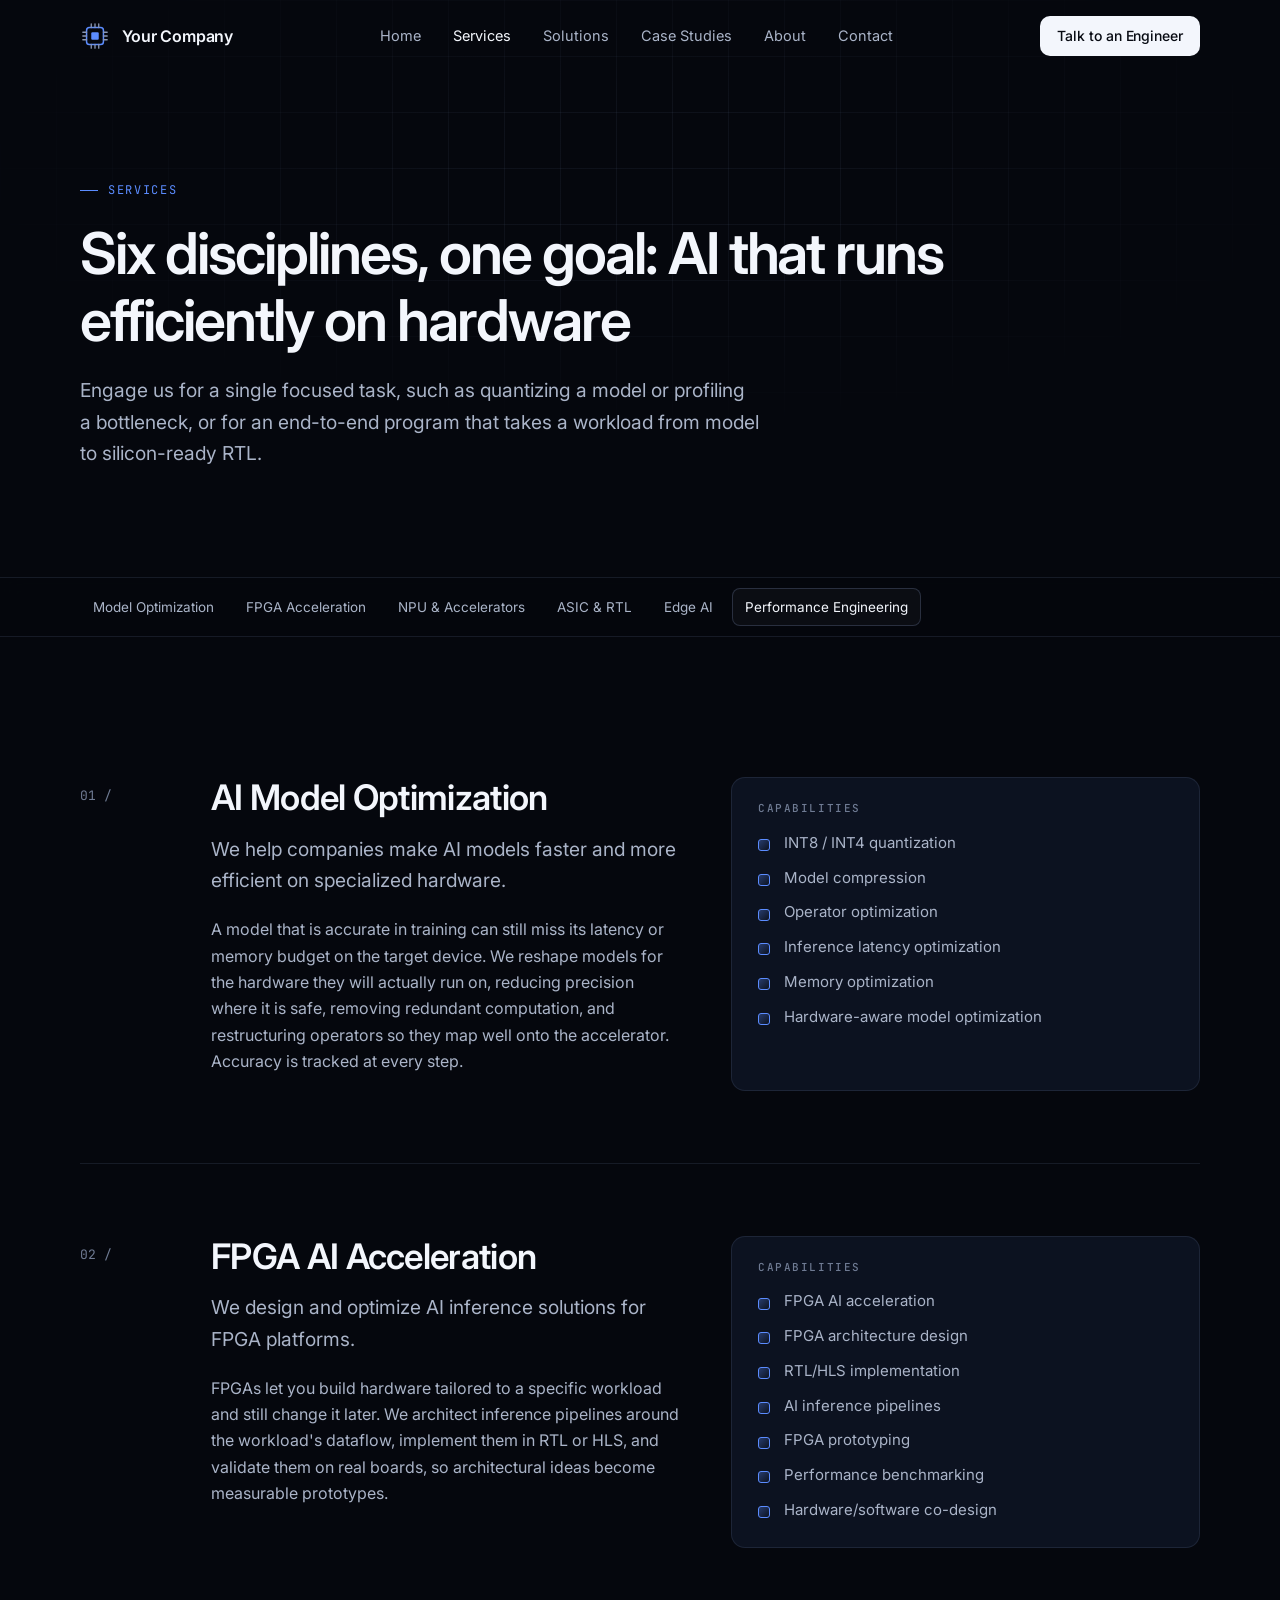
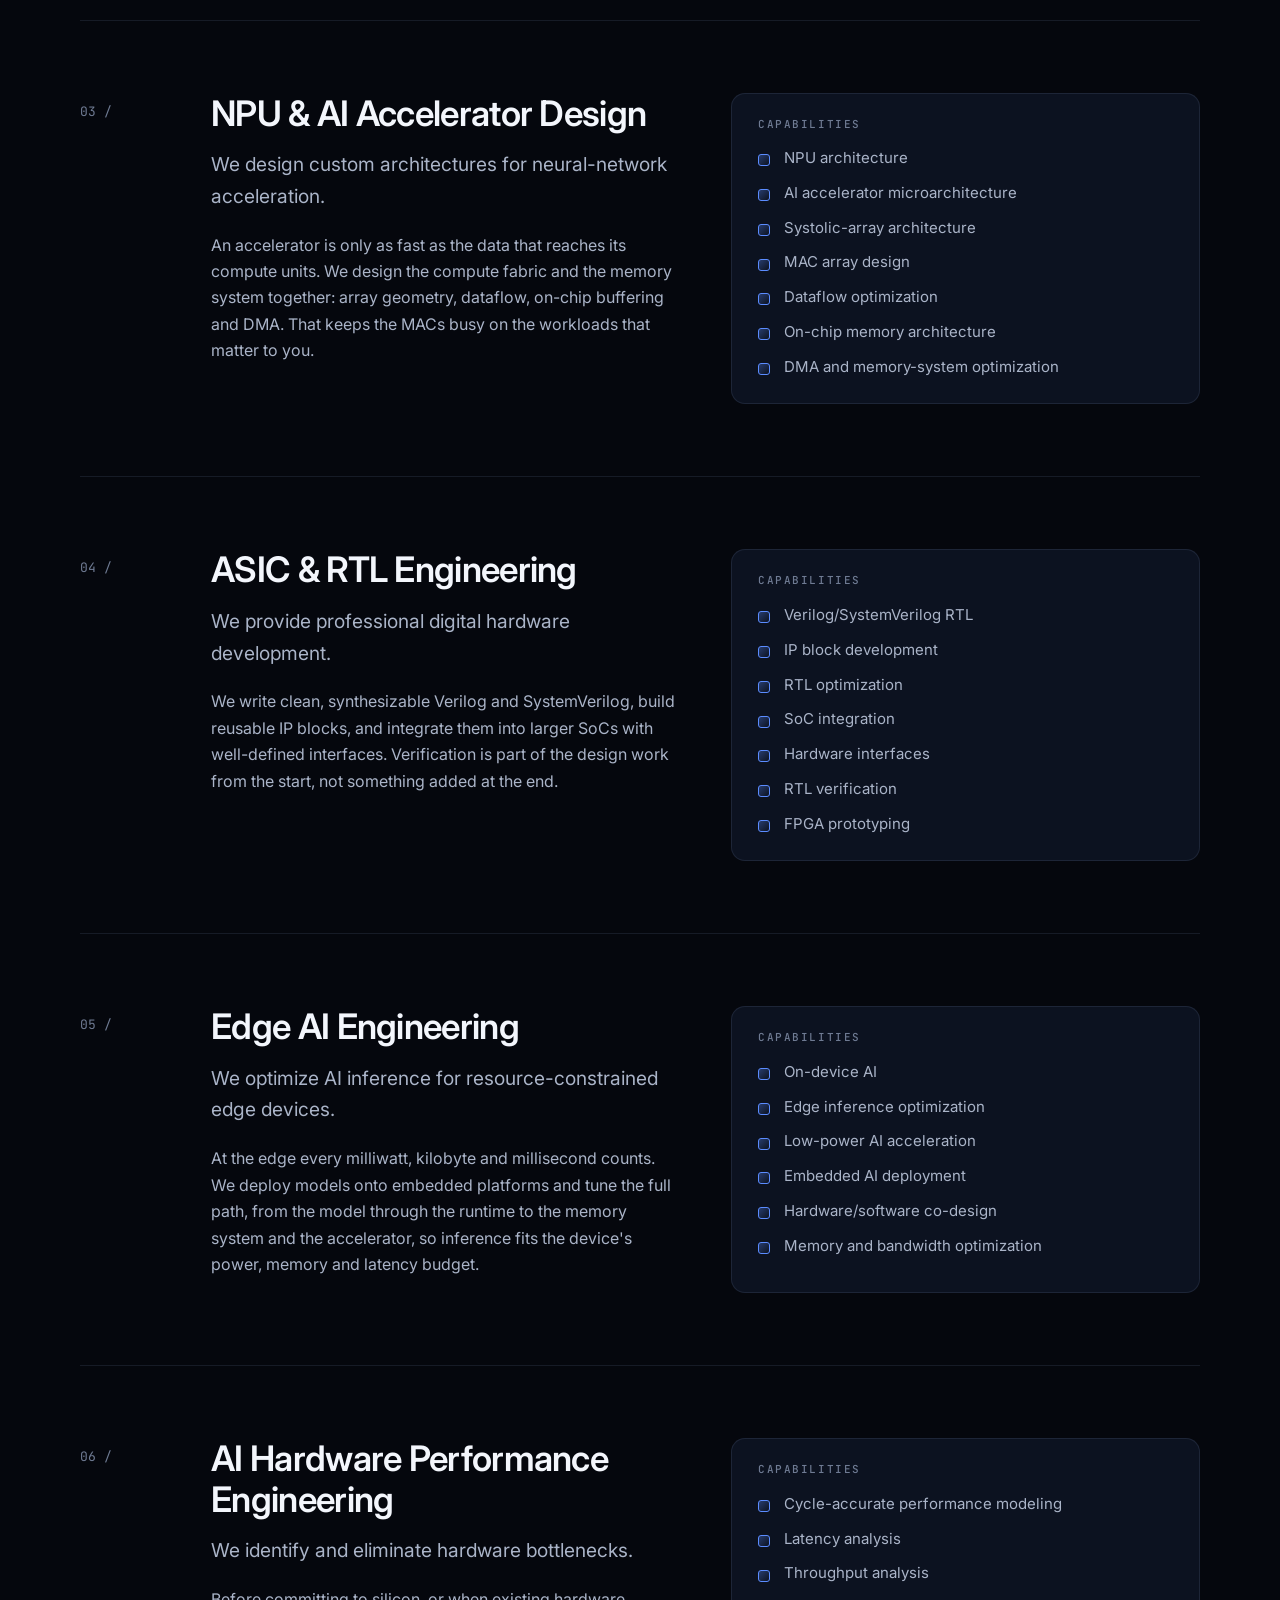
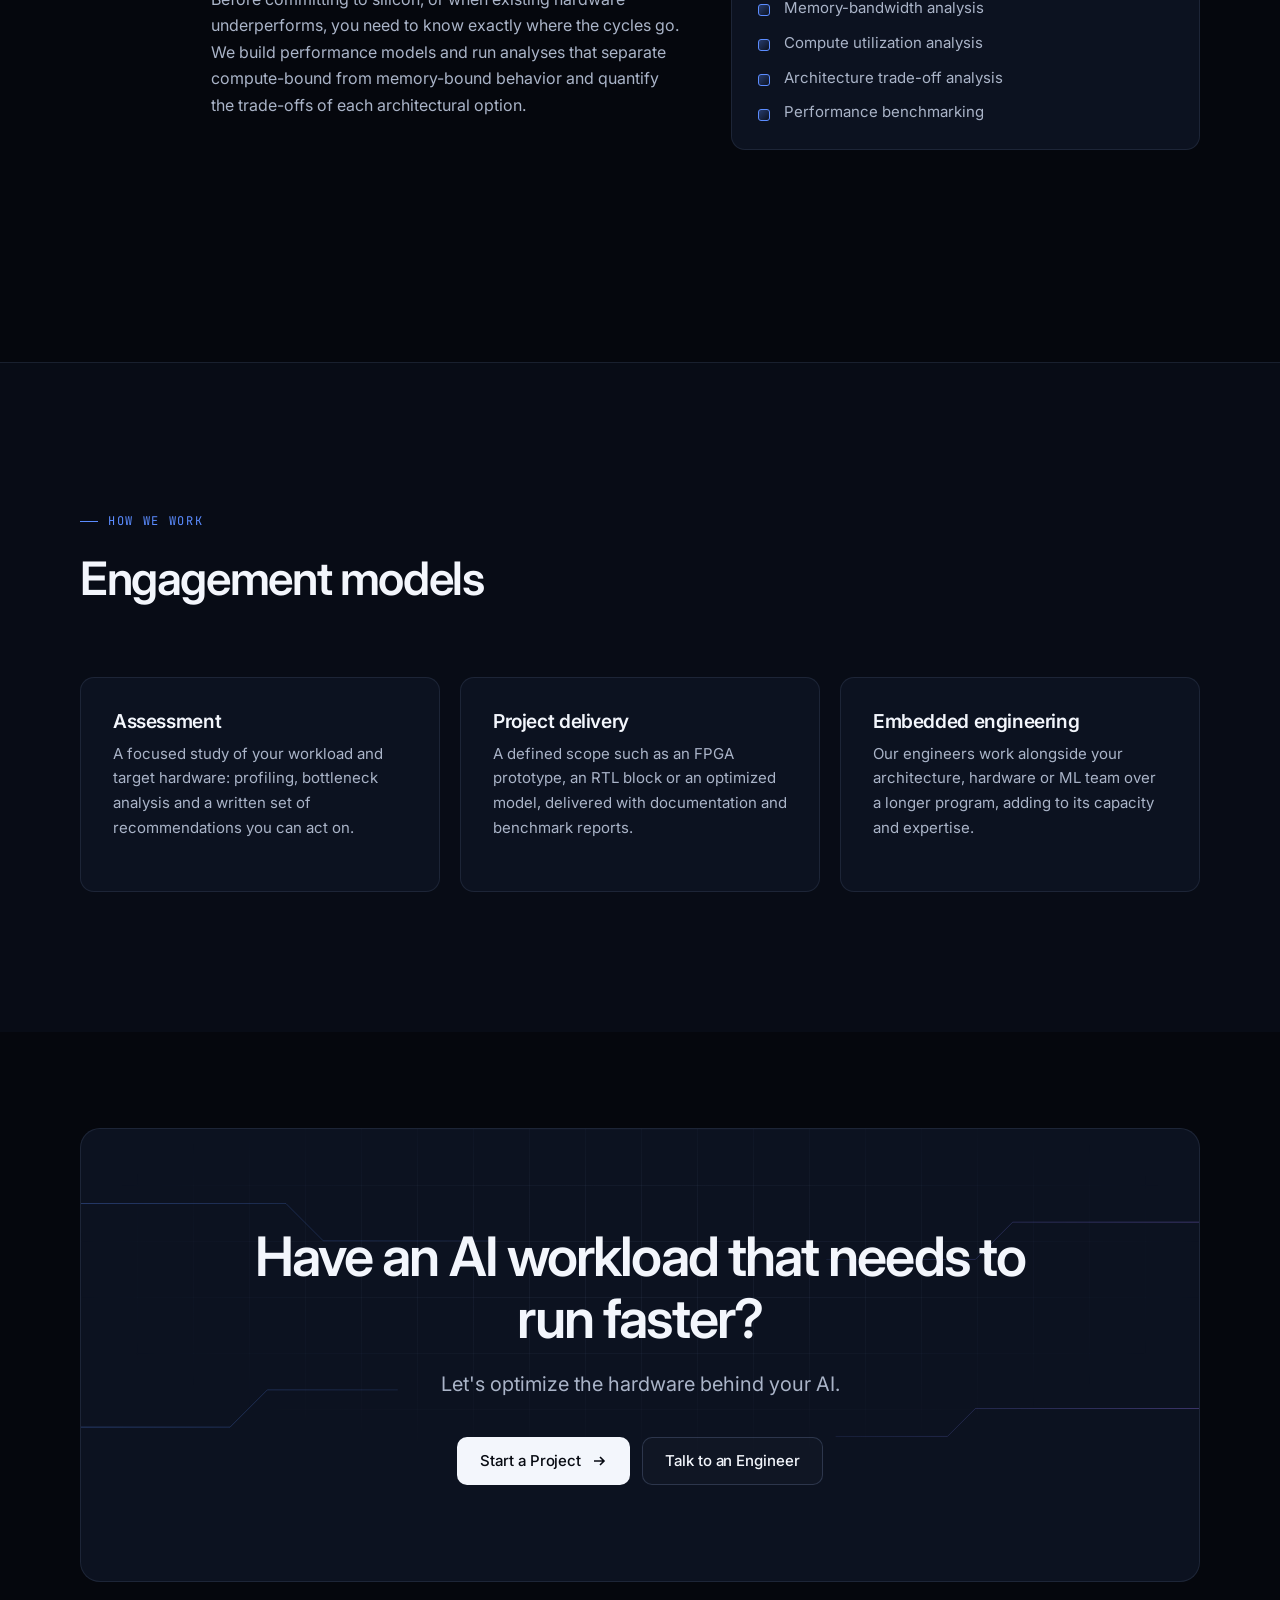
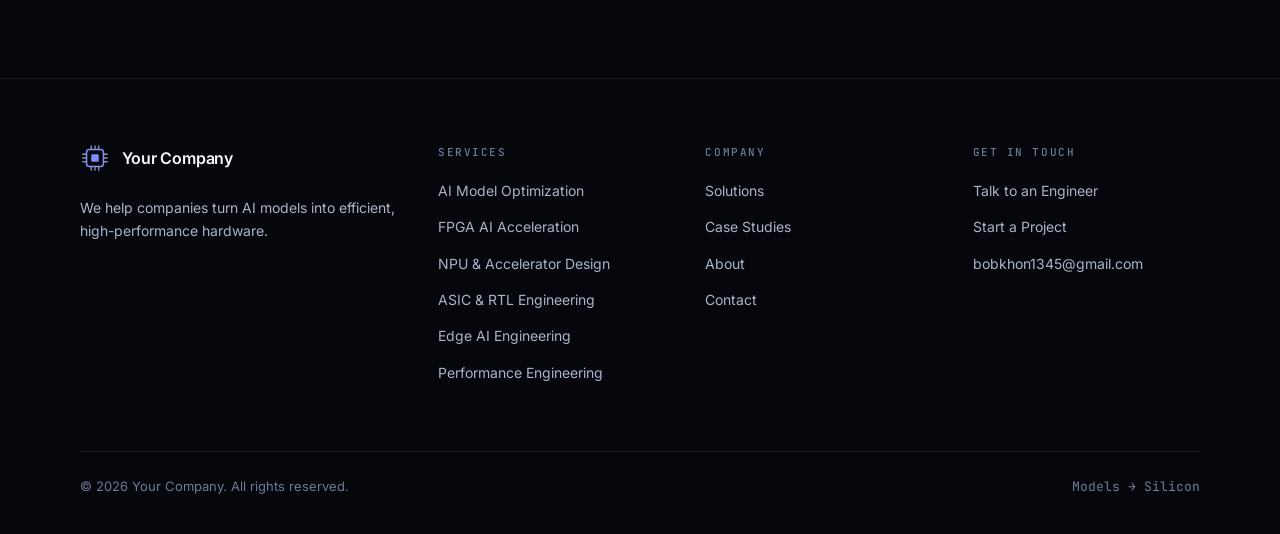
<file: services.html>
<!DOCTYPE html>
<html lang="en" class="no-js">
<head>
  <meta charset="utf-8">
  <meta name="viewport" content="width=device-width, initial-scale=1">
  <title>Services | Your Company</title>
  <meta name="description" content="AI model optimization, FPGA acceleration, NPU and accelerator design, ASIC/RTL engineering, edge AI and hardware performance engineering.">
  <meta name="theme-color" content="#05070d">
  <link rel="icon" href="assets/img/favicon.svg" type="image/svg+xml">
  <link rel="preconnect" href="https://fonts.googleapis.com">
  <link rel="preconnect" href="https://fonts.gstatic.com" crossorigin>
  <link href="https://fonts.googleapis.com/css2?family=Inter:wght@400;500;600;700&family=JetBrains+Mono:wght@400;500&display=swap" rel="stylesheet">
  <link rel="stylesheet" href="assets/css/style.css">
</head>
<body>
<a class="skip-link" href="#main">Skip to content</a>

<header class="site-header">
  <div class="container nav">
    <a href="index.html" class="brand" aria-label="Your Company home">
      <svg class="brand-mark" viewBox="0 0 32 32" fill="none" aria-hidden="true">
        <rect x="7" y="7" width="18" height="18" rx="3" stroke="url(#bm)" stroke-width="1.6"/>
        <rect x="12" y="12" width="8" height="8" rx="1.2" fill="url(#bm)"/>
        <path d="M12 3v4M16 3v4M20 3v4M12 25v4M16 25v4M20 25v4M3 12h4M3 16h4M3 20h4M25 12h4M25 16h4M25 20h4" stroke="#8b97b3" stroke-width="1.4" stroke-linecap="round"/>
        <defs><linearGradient id="bm" x1="7" y1="7" x2="25" y2="25"><stop stop-color="#5b8cff"/><stop offset="1" stop-color="#9b7bff"/></linearGradient></defs>
      </svg>
      <span>Your Company</span>
    </a>
    <nav class="nav-links" aria-label="Primary">
      <a href="index.html">Home</a>
      <a href="services.html" aria-current="page">Services</a>
      <a href="solutions.html">Solutions</a>
      <a href="case-studies.html">Case Studies</a>
      <a href="about.html">About</a>
      <a href="contact.html">Contact</a>
      <a href="contact.html" class="btn btn-primary">Talk to an Engineer</a>
    </nav>
    <a href="contact.html" class="btn btn-primary nav-cta">Talk to an Engineer</a>
    <button class="nav-toggle" type="button" aria-label="Open menu" aria-expanded="false"><span></span></button>
  </div>
</header>

<main id="main">

  <section class="page-hero">
    <div class="grid-bg" aria-hidden="true"></div>
    <div class="container">
      <span class="eyebrow">Services</span>
      <h1>Six disciplines, one goal: AI that runs efficiently on hardware</h1>
      <p class="lead">Engage us for a single focused task, such as quantizing a model or profiling a bottleneck, or for an end-to-end program that takes a workload from model to silicon-ready RTL.</p>
    </div>
  </section>

  <nav class="subnav" aria-label="Services">
    <div class="container">
      <a href="#model-optimization">Model Optimization</a>
      <a href="#fpga">FPGA Acceleration</a>
      <a href="#npu">NPU &amp; Accelerators</a>
      <a href="#asic-rtl">ASIC &amp; RTL</a>
      <a href="#edge-ai">Edge AI</a>
      <a href="#performance">Performance Engineering</a>
    </div>
  </nav>

  <section class="section">
    <div class="container">

      <article class="service-row reveal" id="model-optimization">
        <span class="idx">01 /</span>
        <div>
          <h2>AI Model Optimization</h2>
          <p class="lead">We help companies make AI models faster and more efficient on specialized hardware.</p>
          <p>A model that is accurate in training can still miss its latency or memory budget on the target device. We reshape models for the hardware they will actually run on, reducing precision where it is safe, removing redundant computation, and restructuring operators so they map well onto the accelerator. Accuracy is tracked at every step.</p>
        </div>
        <div class="deliverables">
          <h4>Capabilities</h4>
          <ul class="check-list">
            <li>INT8 / INT4 quantization</li>
            <li>Model compression</li>
            <li>Operator optimization</li>
            <li>Inference latency optimization</li>
            <li>Memory optimization</li>
            <li>Hardware-aware model optimization</li>
          </ul>
        </div>
      </article>

      <article class="service-row reveal" id="fpga">
        <span class="idx">02 /</span>
        <div>
          <h2>FPGA AI Acceleration</h2>
          <p class="lead">We design and optimize AI inference solutions for FPGA platforms.</p>
          <p>FPGAs let you build hardware tailored to a specific workload and still change it later. We architect inference pipelines around the workload's dataflow, implement them in RTL or HLS, and validate them on real boards, so architectural ideas become measurable prototypes.</p>
        </div>
        <div class="deliverables">
          <h4>Capabilities</h4>
          <ul class="check-list">
            <li>FPGA AI acceleration</li>
            <li>FPGA architecture design</li>
            <li>RTL/HLS implementation</li>
            <li>AI inference pipelines</li>
            <li>FPGA prototyping</li>
            <li>Performance benchmarking</li>
            <li>Hardware/software co-design</li>
          </ul>
        </div>
      </article>

      <article class="service-row reveal" id="npu">
        <span class="idx">03 /</span>
        <div>
          <h2>NPU &amp; AI Accelerator Design</h2>
          <p class="lead">We design custom architectures for neural-network acceleration.</p>
          <p>An accelerator is only as fast as the data that reaches its compute units. We design the compute fabric and the memory system together: array geometry, dataflow, on-chip buffering and DMA. That keeps the MACs busy on the workloads that matter to you.</p>
        </div>
        <div class="deliverables">
          <h4>Capabilities</h4>
          <ul class="check-list">
            <li>NPU architecture</li>
            <li>AI accelerator microarchitecture</li>
            <li>Systolic-array architecture</li>
            <li>MAC array design</li>
            <li>Dataflow optimization</li>
            <li>On-chip memory architecture</li>
            <li>DMA and memory-system optimization</li>
          </ul>
        </div>
      </article>

      <article class="service-row reveal" id="asic-rtl">
        <span class="idx">04 /</span>
        <div>
          <h2>ASIC &amp; RTL Engineering</h2>
          <p class="lead">We provide professional digital hardware development.</p>
          <p>We write clean, synthesizable Verilog and SystemVerilog, build reusable IP blocks, and integrate them into larger SoCs with well-defined interfaces. Verification is part of the design work from the start, not something added at the end.</p>
        </div>
        <div class="deliverables">
          <h4>Capabilities</h4>
          <ul class="check-list">
            <li>Verilog/SystemVerilog RTL</li>
            <li>IP block development</li>
            <li>RTL optimization</li>
            <li>SoC integration</li>
            <li>Hardware interfaces</li>
            <li>RTL verification</li>
            <li>FPGA prototyping</li>
          </ul>
        </div>
      </article>

      <article class="service-row reveal" id="edge-ai">
        <span class="idx">05 /</span>
        <div>
          <h2>Edge AI Engineering</h2>
          <p class="lead">We optimize AI inference for resource-constrained edge devices.</p>
          <p>At the edge every milliwatt, kilobyte and millisecond counts. We deploy models onto embedded platforms and tune the full path, from the model through the runtime to the memory system and the accelerator, so inference fits the device's power, memory and latency budget.</p>
        </div>
        <div class="deliverables">
          <h4>Capabilities</h4>
          <ul class="check-list">
            <li>On-device AI</li>
            <li>Edge inference optimization</li>
            <li>Low-power AI acceleration</li>
            <li>Embedded AI deployment</li>
            <li>Hardware/software co-design</li>
            <li>Memory and bandwidth optimization</li>
          </ul>
        </div>
      </article>

      <article class="service-row reveal" id="performance">
        <span class="idx">06 /</span>
        <div>
          <h2>AI Hardware Performance Engineering</h2>
          <p class="lead">We identify and eliminate hardware bottlenecks.</p>
          <p>Before committing to silicon, or when existing hardware underperforms, you need to know exactly where the cycles go. We build performance models and run analyses that separate compute-bound from memory-bound behavior and quantify the trade-offs of each architectural option.</p>
        </div>
        <div class="deliverables">
          <h4>Capabilities</h4>
          <ul class="check-list">
            <li>Cycle-accurate performance modeling</li>
            <li>Latency analysis</li>
            <li>Throughput analysis</li>
            <li>Memory-bandwidth analysis</li>
            <li>Compute utilization analysis</li>
            <li>Architecture trade-off analysis</li>
            <li>Performance benchmarking</li>
          </ul>
        </div>
      </article>

    </div>
  </section>

  <section class="section bg-alt">
    <div class="container">
      <div class="section-head reveal">
        <span class="eyebrow">How we work</span>
        <h2 class="h2">Engagement models</h2>
      </div>
      <div class="grid grid-3">
        <div class="card reveal">
          <h3>Assessment</h3>
          <p>A focused study of your workload and target hardware: profiling, bottleneck analysis and a written set of recommendations you can act on.</p>
        </div>
        <div class="card reveal">
          <h3>Project delivery</h3>
          <p>A defined scope such as an FPGA prototype, an RTL block or an optimized model, delivered with documentation and benchmark reports.</p>
        </div>
        <div class="card reveal">
          <h3>Embedded engineering</h3>
          <p>Our engineers work alongside your architecture, hardware or ML team over a longer program, adding to its capacity and expertise.</p>
        </div>
      </div>
    </div>
  </section>

  <!-- ================= CTA ================= -->
  <section class="section-tight">
    <div class="container">
      <div class="cta reveal">
        <div class="grid-bg" aria-hidden="true"></div>
        <svg class="cta-trace" viewBox="0 0 1200 400" preserveAspectRatio="none" aria-hidden="true">
          <path d="M0 80h220l40 40h180M0 320h160l40-40h140M1200 100h-200l-40 40h-160M1200 300h-240l-30 30h-120" stroke="url(#ctaGrad)" stroke-width="1" fill="none"/>
          <defs><linearGradient id="ctaGrad" x1="0" x2="1"><stop stop-color="#5b8cff" stop-opacity=".7"/><stop offset=".5" stop-color="#5b8cff" stop-opacity="0"/><stop offset="1" stop-color="#9b7bff" stop-opacity=".7"/></linearGradient></defs>
        </svg>
        <h2>Have an AI workload that needs to run faster?</h2>
        <p>Let's optimize the hardware behind your AI.</p>
        <div class="btn-row">
          <a href="contact.html" class="btn btn-primary">Start a Project
            <svg viewBox="0 0 16 16" fill="none" stroke="currentColor" stroke-width="1.6" aria-hidden="true"><path d="M3 8h10M9 4l4 4-4 4"/></svg></a>
          <a href="contact.html" class="btn btn-ghost">Talk to an Engineer</a>
        </div>
      </div>
    </div>
  </section>

</main>

<footer class="site-footer">
  <div class="container">
    <div class="footer-grid">
      <div>
        <a href="index.html" class="brand" aria-label="Your Company home">
          <svg class="brand-mark" viewBox="0 0 32 32" fill="none" aria-hidden="true">
            <rect x="7" y="7" width="18" height="18" rx="3" stroke="#7d8cff" stroke-width="1.6"/>
            <rect x="12" y="12" width="8" height="8" rx="1.2" fill="#7d8cff"/>
            <path d="M12 3v4M16 3v4M20 3v4M12 25v4M16 25v4M20 25v4M3 12h4M3 16h4M3 20h4M25 12h4M25 16h4M25 20h4" stroke="#8b97b3" stroke-width="1.4" stroke-linecap="round"/>
          </svg>
          <span>Your Company</span>
        </a>
        <p>We help companies turn AI models into efficient, high-performance hardware.</p>
      </div>
      <div>
        <h5>Services</h5>
        <ul>
          <li><a href="services.html#model-optimization">AI Model Optimization</a></li>
          <li><a href="services.html#fpga">FPGA AI Acceleration</a></li>
          <li><a href="services.html#npu">NPU &amp; Accelerator Design</a></li>
          <li><a href="services.html#asic-rtl">ASIC &amp; RTL Engineering</a></li>
          <li><a href="services.html#edge-ai">Edge AI Engineering</a></li>
          <li><a href="services.html#performance">Performance Engineering</a></li>
        </ul>
      </div>
      <div>
        <h5>Company</h5>
        <ul>
          <li><a href="solutions.html">Solutions</a></li>
          <li><a href="case-studies.html">Case Studies</a></li>
          <li><a href="about.html">About</a></li>
          <li><a href="contact.html">Contact</a></li>
        </ul>
      </div>
      <div>
        <h5>Get in touch</h5>
        <ul>
          <li><a href="contact.html">Talk to an Engineer</a></li>
          <li><a href="contact.html">Start a Project</a></li>
          <li><a href="mailto:bobkhon1345@gmail.com">bobkhon1345@gmail.com</a></li>
        </ul>
      </div>
    </div>
    <div class="footer-bottom">
      <span>&copy; <span data-year>2026</span> Your Company. All rights reserved.</span>
      <span class="mono">Models → Silicon</span>
    </div>
  </div>
</footer>

<script src="assets/js/main.js"></script>
</body>
</html>
</file>
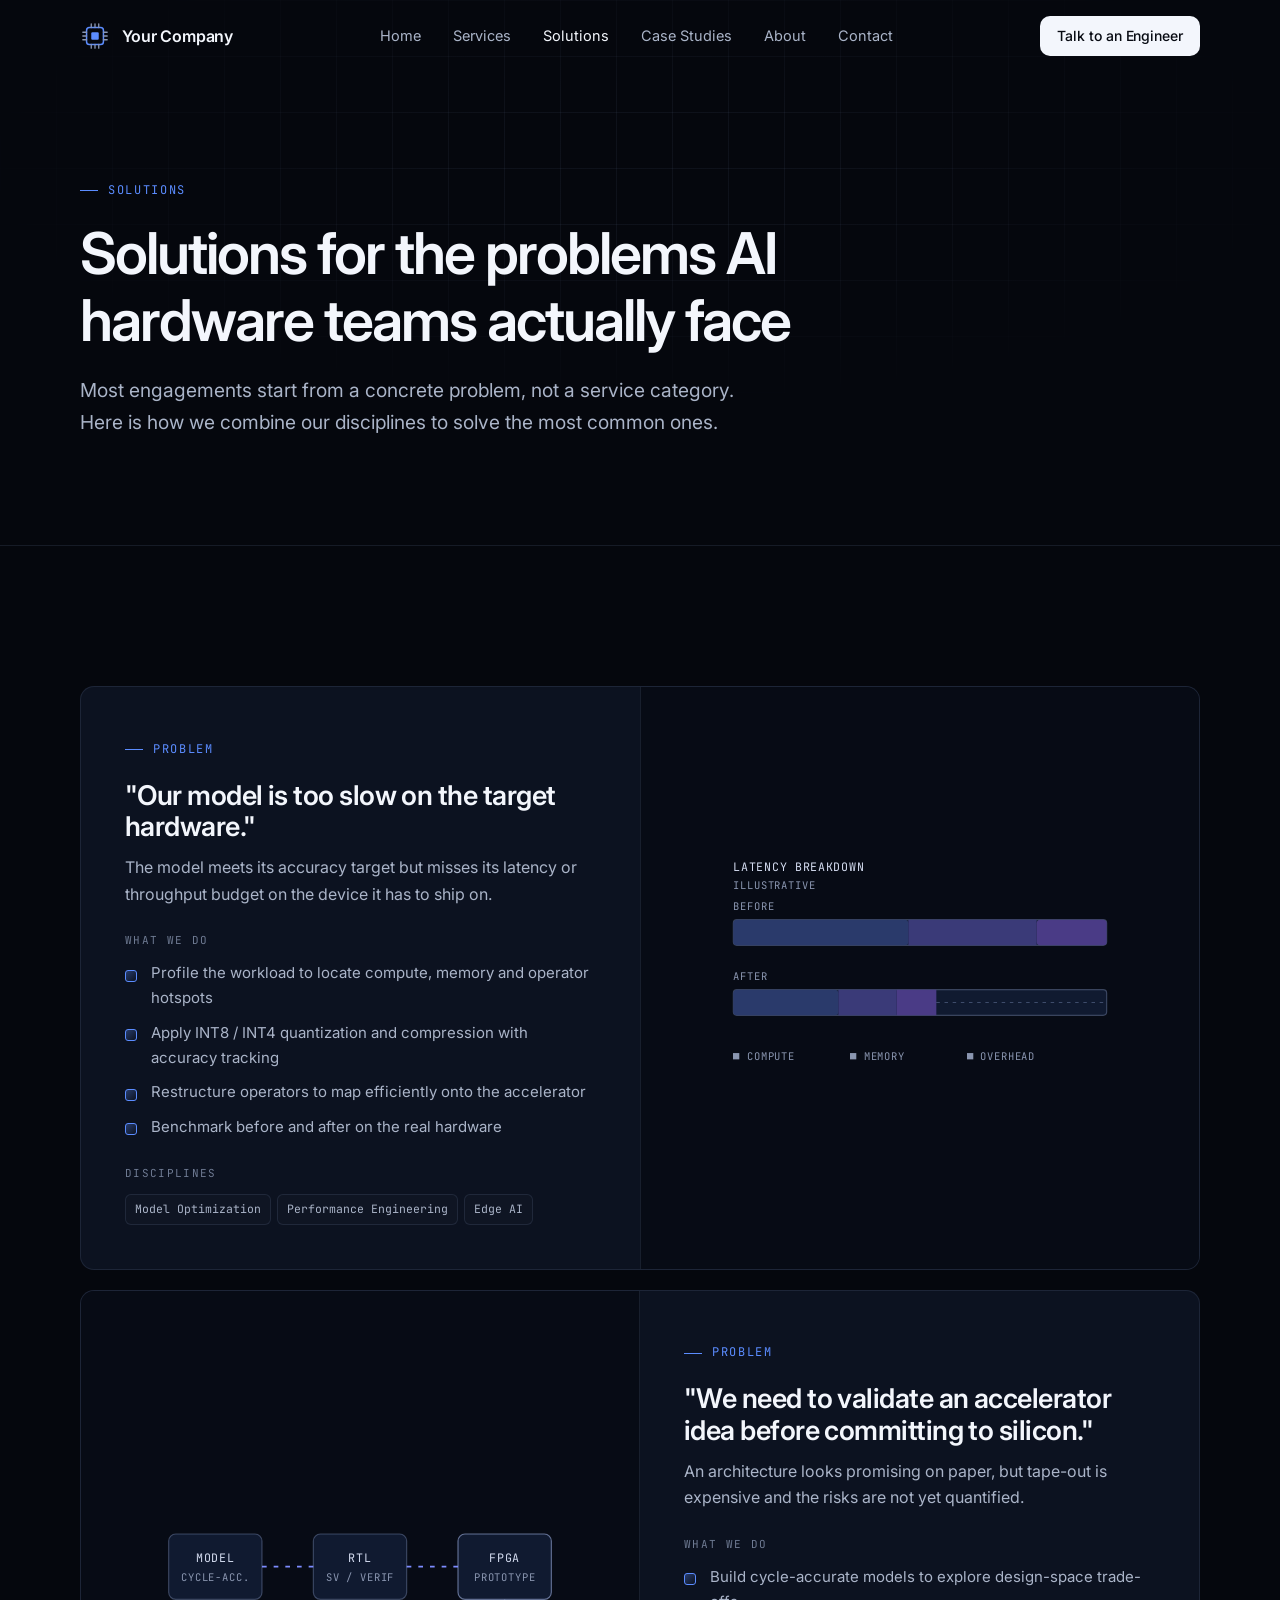
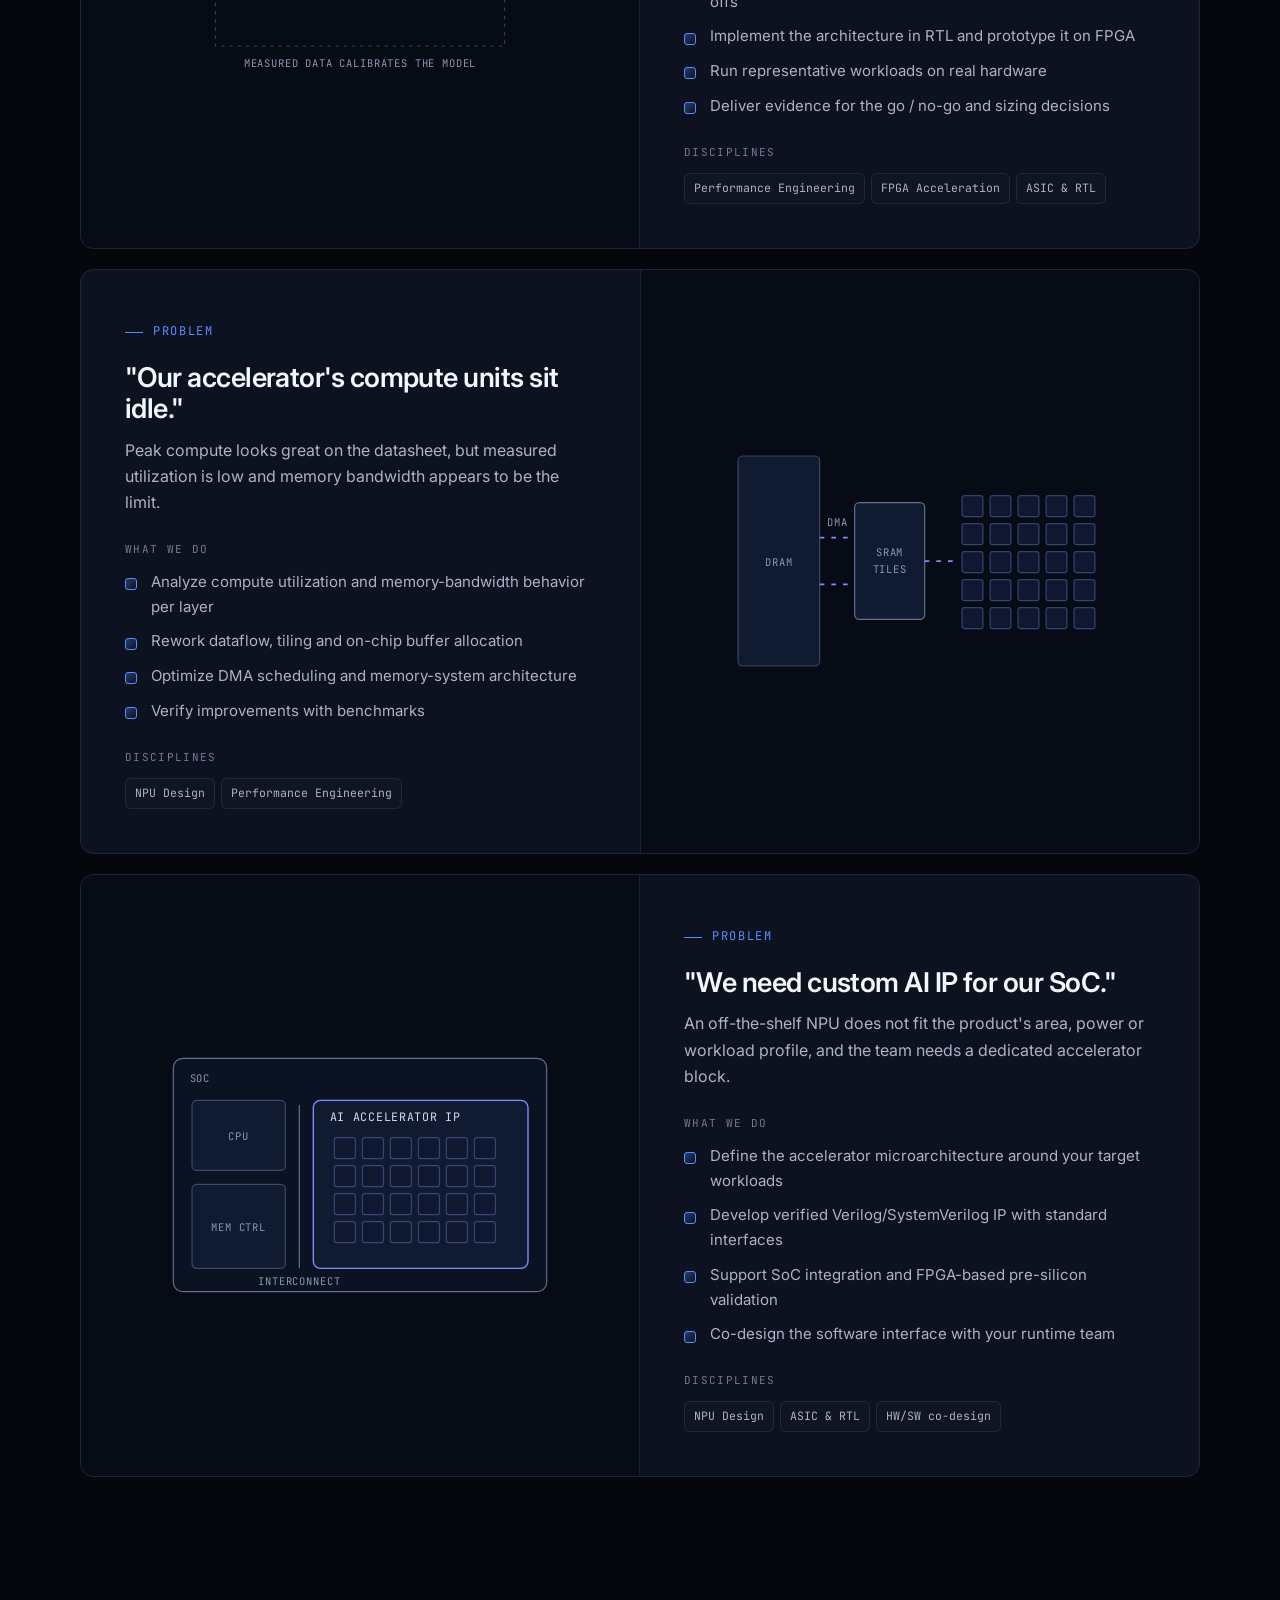
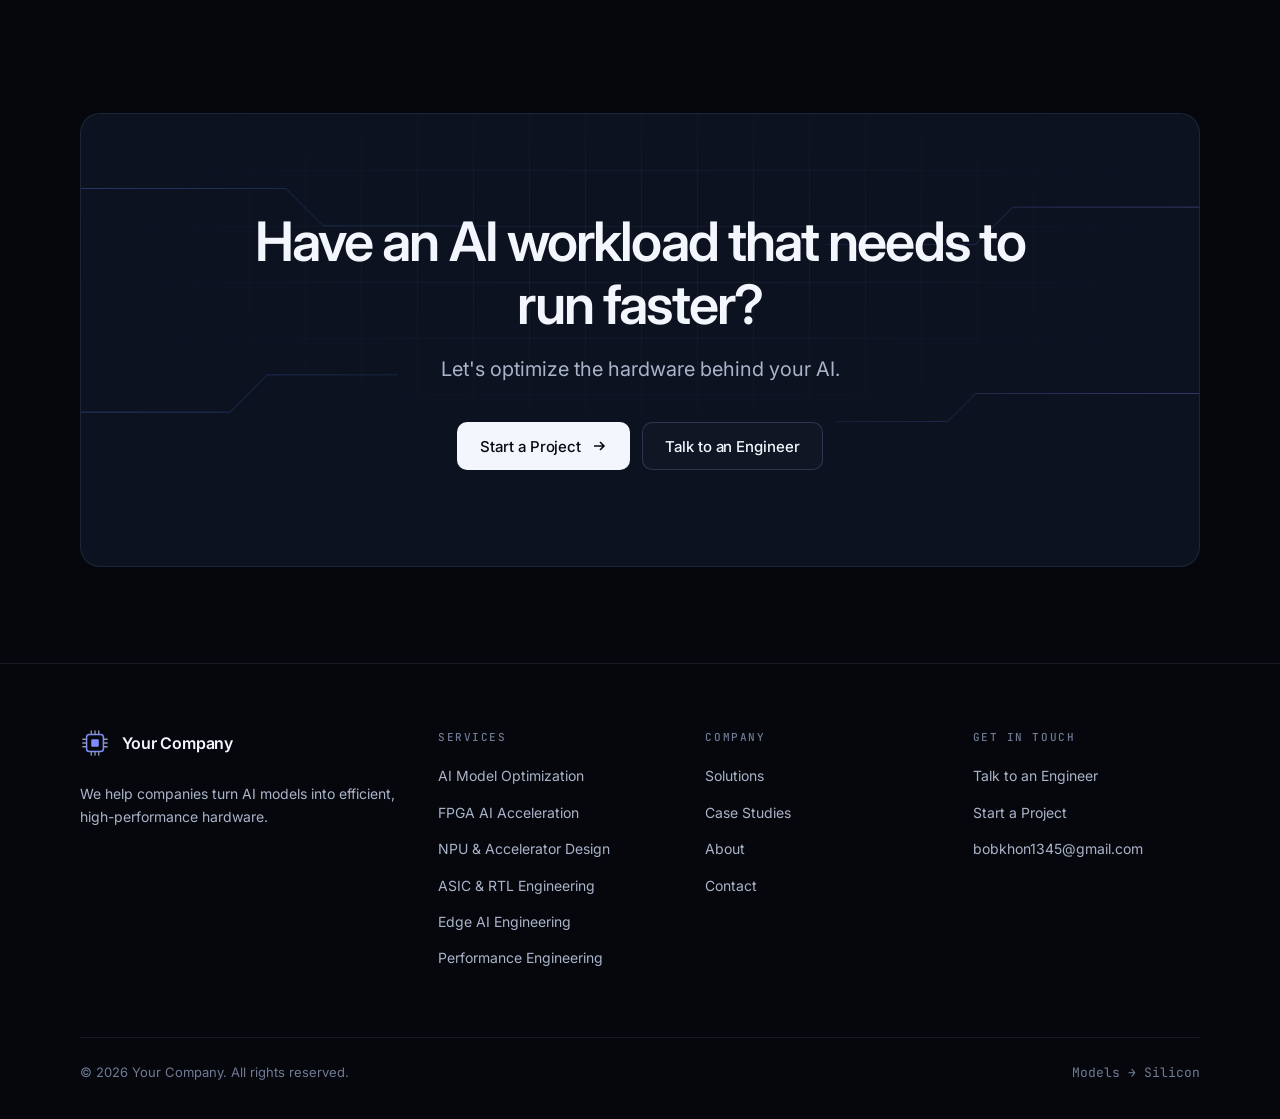
<file: solutions.html>
<!DOCTYPE html>
<html lang="en" class="no-js">
<head>
  <meta charset="utf-8">
  <meta name="viewport" content="width=device-width, initial-scale=1">
  <title>Solutions | Your Company</title>
  <meta name="description" content="How we solve common AI hardware problems: slow inference, accelerator validation, idle compute units and custom AI IP.">
  <meta name="theme-color" content="#05070d">
  <link rel="icon" href="assets/img/favicon.svg" type="image/svg+xml">
  <link rel="preconnect" href="https://fonts.googleapis.com">
  <link rel="preconnect" href="https://fonts.gstatic.com" crossorigin>
  <link href="https://fonts.googleapis.com/css2?family=Inter:wght@400;500;600;700&family=JetBrains+Mono:wght@400;500&display=swap" rel="stylesheet">
  <link rel="stylesheet" href="assets/css/style.css">
</head>
<body>
<a class="skip-link" href="#main">Skip to content</a>

<header class="site-header">
  <div class="container nav">
    <a href="index.html" class="brand" aria-label="Your Company home">
      <svg class="brand-mark" viewBox="0 0 32 32" fill="none" aria-hidden="true">
        <rect x="7" y="7" width="18" height="18" rx="3" stroke="url(#bm)" stroke-width="1.6"/>
        <rect x="12" y="12" width="8" height="8" rx="1.2" fill="url(#bm)"/>
        <path d="M12 3v4M16 3v4M20 3v4M12 25v4M16 25v4M20 25v4M3 12h4M3 16h4M3 20h4M25 12h4M25 16h4M25 20h4" stroke="#8b97b3" stroke-width="1.4" stroke-linecap="round"/>
        <defs><linearGradient id="bm" x1="7" y1="7" x2="25" y2="25"><stop stop-color="#5b8cff"/><stop offset="1" stop-color="#9b7bff"/></linearGradient></defs>
      </svg>
      <span>Your Company</span>
    </a>
    <nav class="nav-links" aria-label="Primary">
      <a href="index.html">Home</a>
      <a href="services.html">Services</a>
      <a href="solutions.html" aria-current="page">Solutions</a>
      <a href="case-studies.html">Case Studies</a>
      <a href="about.html">About</a>
      <a href="contact.html">Contact</a>
      <a href="contact.html" class="btn btn-primary">Talk to an Engineer</a>
    </nav>
    <a href="contact.html" class="btn btn-primary nav-cta">Talk to an Engineer</a>
    <button class="nav-toggle" type="button" aria-label="Open menu" aria-expanded="false"><span></span></button>
  </div>
</header>

<main id="main">

  <section class="page-hero">
    <div class="grid-bg" aria-hidden="true"></div>
    <div class="container">
      <span class="eyebrow">Solutions</span>
      <h1>Solutions for the problems AI hardware teams actually face</h1>
      <p class="lead">Most engagements start from a concrete problem, not a service category. Here is how we combine our disciplines to solve the most common ones.</p>
    </div>
  </section>

  <section class="section">
    <div class="container">

      <div class="solution reveal">
        <div class="solution-body">
          <span class="eyebrow">Problem</span>
          <h3>"Our model is too slow on the target hardware."</h3>
          <p>The model meets its accuracy target but misses its latency or throughput budget on the device it has to ship on.</p>
          <div class="label">What we do</div>
          <ul class="check-list">
            <li>Profile the workload to locate compute, memory and operator hotspots</li>
            <li>Apply INT8 / INT4 quantization and compression with accuracy tracking</li>
            <li>Restructure operators to map efficiently onto the accelerator</li>
            <li>Benchmark before and after on the real hardware</li>
          </ul>
          <div class="label">Disciplines</div>
          <div class="tag-list"><span class="tag">Model Optimization</span><span class="tag">Performance Engineering</span><span class="tag">Edge AI</span></div>
        </div>
        <div class="solution-visual" aria-hidden="true">
          <svg viewBox="0 0 360 240" class="diagram" style="max-width:420px">
            <text x="20" y="28" class="label-strong">LATENCY BREAKDOWN</text>
            <text x="20" y="44" class="label">ILLUSTRATIVE</text>
            <g class="stroke">
              <rect x="20" y="70" width="320" height="22" rx="3" class="fill-surface-2"/>
              <rect x="20" y="130" width="320" height="22" rx="3" class="fill-surface-2"/>
            </g>
            <rect x="20" y="70" width="150" height="22" rx="3" fill="#2a3a6b"/>
            <rect x="170" y="70" width="110" height="22" fill="#3a3a78"/>
            <rect x="280" y="70" width="60" height="22" rx="3" fill="#4a3b86"/>
            <rect x="20" y="130" width="90" height="22" rx="3" fill="#2a3a6b"/>
            <rect x="110" y="130" width="50" height="22" fill="#3a3a78"/>
            <rect x="160" y="130" width="34" height="22" fill="#4a3b86"/>
            <text x="20" y="62" class="label">BEFORE</text>
            <text x="20" y="122" class="label">AFTER</text>
            <g class="label"><text x="20" y="190">■ COMPUTE</text><text x="120" y="190">■ MEMORY</text><text x="220" y="190">■ OVERHEAD</text></g>
            <path d="M194 141h146" class="stroke" stroke-dasharray="3 4"/>
          </svg>
        </div>
      </div>

      <div class="solution reveal">
        <div class="solution-body">
          <span class="eyebrow">Problem</span>
          <h3>"We need to validate an accelerator idea before committing to silicon."</h3>
          <p>An architecture looks promising on paper, but tape-out is expensive and the risks are not yet quantified.</p>
          <div class="label">What we do</div>
          <ul class="check-list">
            <li>Build cycle-accurate models to explore design-space trade-offs</li>
            <li>Implement the architecture in RTL and prototype it on FPGA</li>
            <li>Run representative workloads on real hardware</li>
            <li>Deliver evidence for the go / no-go and sizing decisions</li>
          </ul>
          <div class="label">Disciplines</div>
          <div class="tag-list"><span class="tag">Performance Engineering</span><span class="tag">FPGA Acceleration</span><span class="tag">ASIC &amp; RTL</span></div>
        </div>
        <div class="solution-visual" aria-hidden="true">
          <svg viewBox="0 0 360 240" class="diagram" style="max-width:420px">
            <g>
              <rect x="16" y="90" width="80" height="56" rx="6" class="fill-surface-2 stroke"/>
              <text x="56" y="114" text-anchor="middle" class="label-strong">MODEL</text><text x="56" y="130" text-anchor="middle" class="label">CYCLE-ACC.</text>
              <rect x="140" y="90" width="80" height="56" rx="6" class="fill-surface-2 stroke"/>
              <text x="180" y="114" text-anchor="middle" class="label-strong">RTL</text><text x="180" y="130" text-anchor="middle" class="label">SV / VERIF</text>
              <rect x="264" y="90" width="80" height="56" rx="6" class="fill-surface-2 stroke-strong"/>
              <text x="304" y="114" text-anchor="middle" class="label-strong">FPGA</text><text x="304" y="130" text-anchor="middle" class="label">PROTOTYPE</text>
              <path class="flow" d="M96 118h44M220 118h44"/>
              <path d="M304 146v40H56v-40" class="stroke" stroke-dasharray="3 4"/>
              <text x="180" y="204" text-anchor="middle" class="label">MEASURED DATA CALIBRATES THE MODEL</text>
            </g>
          </svg>
        </div>
      </div>

      <div class="solution reveal">
        <div class="solution-body">
          <span class="eyebrow">Problem</span>
          <h3>"Our accelerator's compute units sit idle."</h3>
          <p>Peak compute looks great on the datasheet, but measured utilization is low and memory bandwidth appears to be the limit.</p>
          <div class="label">What we do</div>
          <ul class="check-list">
            <li>Analyze compute utilization and memory-bandwidth behavior per layer</li>
            <li>Rework dataflow, tiling and on-chip buffer allocation</li>
            <li>Optimize DMA scheduling and memory-system architecture</li>
            <li>Verify improvements with benchmarks</li>
          </ul>
          <div class="label">Disciplines</div>
          <div class="tag-list"><span class="tag">NPU Design</span><span class="tag">Performance Engineering</span></div>
        </div>
        <div class="solution-visual" aria-hidden="true">
          <svg viewBox="0 0 360 240" class="diagram" style="max-width:420px">
            <rect x="24" y="30" width="70" height="180" rx="4" class="fill-surface-2 stroke"/>
            <text x="59" y="124" text-anchor="middle" class="label">DRAM</text>
            <rect x="124" y="70" width="60" height="100" rx="4" class="fill-surface-2 stroke-strong"/>
            <text x="154" y="116" text-anchor="middle" class="label">SRAM</text><text x="154" y="130" text-anchor="middle" class="label">TILES</text>
            <path class="flow" d="M94 100h30M94 140h30M184 120h28"/>
            <text x="109" y="90" text-anchor="middle" class="label">DMA</text>
            <g data-pe-grid="5,5,216,64,18,6"></g>
          </svg>
        </div>
      </div>

      <div class="solution reveal">
        <div class="solution-body">
          <span class="eyebrow">Problem</span>
          <h3>"We need custom AI IP for our SoC."</h3>
          <p>An off-the-shelf NPU does not fit the product's area, power or workload profile, and the team needs a dedicated accelerator block.</p>
          <div class="label">What we do</div>
          <ul class="check-list">
            <li>Define the accelerator microarchitecture around your target workloads</li>
            <li>Develop verified Verilog/SystemVerilog IP with standard interfaces</li>
            <li>Support SoC integration and FPGA-based pre-silicon validation</li>
            <li>Co-design the software interface with your runtime team</li>
          </ul>
          <div class="label">Disciplines</div>
          <div class="tag-list"><span class="tag">NPU Design</span><span class="tag">ASIC &amp; RTL</span><span class="tag">HW/SW co-design</span></div>
        </div>
        <div class="solution-visual" aria-hidden="true">
          <svg viewBox="0 0 360 240" class="diagram" style="max-width:420px">
            <rect x="20" y="20" width="320" height="200" rx="8" class="fill-surface stroke-strong"/>
            <text x="34" y="40" class="label">SOC</text>
            <rect x="36" y="56" width="80" height="60" rx="4" class="fill-surface-2 stroke"/><text x="76" y="90" text-anchor="middle" class="label">CPU</text>
            <rect x="36" y="128" width="80" height="72" rx="4" class="fill-surface-2 stroke"/><text x="76" y="168" text-anchor="middle" class="label">MEM CTRL</text>
            <rect x="140" y="56" width="184" height="144" rx="6" class="fill-surface-2" style="stroke:#7d8cff;stroke-width:1.2"/>
            <text x="154" y="74" class="label-strong">AI ACCELERATOR IP</text>
            <g data-pe-grid="6,4,158,88,18,6"></g>
            <path d="M128 60v140" class="stroke-strong"/>
            <text x="128" y="214" text-anchor="middle" class="label">INTERCONNECT</text>
          </svg>
        </div>
      </div>

    </div>
  </section>

  <!-- ================= CTA ================= -->
  <section class="section-tight">
    <div class="container">
      <div class="cta reveal">
        <div class="grid-bg" aria-hidden="true"></div>
        <svg class="cta-trace" viewBox="0 0 1200 400" preserveAspectRatio="none" aria-hidden="true">
          <path d="M0 80h220l40 40h180M0 320h160l40-40h140M1200 100h-200l-40 40h-160M1200 300h-240l-30 30h-120" stroke="url(#ctaGrad)" stroke-width="1" fill="none"/>
          <defs><linearGradient id="ctaGrad" x1="0" x2="1"><stop stop-color="#5b8cff" stop-opacity=".7"/><stop offset=".5" stop-color="#5b8cff" stop-opacity="0"/><stop offset="1" stop-color="#9b7bff" stop-opacity=".7"/></linearGradient></defs>
        </svg>
        <h2>Have an AI workload that needs to run faster?</h2>
        <p>Let's optimize the hardware behind your AI.</p>
        <div class="btn-row">
          <a href="contact.html" class="btn btn-primary">Start a Project
            <svg viewBox="0 0 16 16" fill="none" stroke="currentColor" stroke-width="1.6" aria-hidden="true"><path d="M3 8h10M9 4l4 4-4 4"/></svg></a>
          <a href="contact.html" class="btn btn-ghost">Talk to an Engineer</a>
        </div>
      </div>
    </div>
  </section>

</main>

<footer class="site-footer">
  <div class="container">
    <div class="footer-grid">
      <div>
        <a href="index.html" class="brand" aria-label="Your Company home">
          <svg class="brand-mark" viewBox="0 0 32 32" fill="none" aria-hidden="true">
            <rect x="7" y="7" width="18" height="18" rx="3" stroke="#7d8cff" stroke-width="1.6"/>
            <rect x="12" y="12" width="8" height="8" rx="1.2" fill="#7d8cff"/>
            <path d="M12 3v4M16 3v4M20 3v4M12 25v4M16 25v4M20 25v4M3 12h4M3 16h4M3 20h4M25 12h4M25 16h4M25 20h4" stroke="#8b97b3" stroke-width="1.4" stroke-linecap="round"/>
          </svg>
          <span>Your Company</span>
        </a>
        <p>We help companies turn AI models into efficient, high-performance hardware.</p>
      </div>
      <div>
        <h5>Services</h5>
        <ul>
          <li><a href="services.html#model-optimization">AI Model Optimization</a></li>
          <li><a href="services.html#fpga">FPGA AI Acceleration</a></li>
          <li><a href="services.html#npu">NPU &amp; Accelerator Design</a></li>
          <li><a href="services.html#asic-rtl">ASIC &amp; RTL Engineering</a></li>
          <li><a href="services.html#edge-ai">Edge AI Engineering</a></li>
          <li><a href="services.html#performance">Performance Engineering</a></li>
        </ul>
      </div>
      <div>
        <h5>Company</h5>
        <ul>
          <li><a href="solutions.html">Solutions</a></li>
          <li><a href="case-studies.html">Case Studies</a></li>
          <li><a href="about.html">About</a></li>
          <li><a href="contact.html">Contact</a></li>
        </ul>
      </div>
      <div>
        <h5>Get in touch</h5>
        <ul>
          <li><a href="contact.html">Talk to an Engineer</a></li>
          <li><a href="contact.html">Start a Project</a></li>
          <li><a href="mailto:bobkhon1345@gmail.com">bobkhon1345@gmail.com</a></li>
        </ul>
      </div>
    </div>
    <div class="footer-bottom">
      <span>&copy; <span data-year>2026</span> Your Company. All rights reserved.</span>
      <span class="mono">Models → Silicon</span>
    </div>
  </div>
</footer>

<script src="assets/js/main.js"></script>
</body>
</html>
</file>
<file: assets/css/style.css>
/* ==========================================================================
   AI Hardware Engineering — site stylesheet
   ========================================================================== */

:root {
  --bg: #05070d;
  --bg-2: #080c16;
  --surface: #0c1220;
  --surface-2: #111a2c;
  --line: rgba(148, 170, 220, 0.12);
  --line-strong: rgba(148, 170, 220, 0.22);
  --text: #f3f6fc;
  --text-2: #aab4c8;
  --text-3: #6f7b93;
  --blue: #5b8cff;
  --violet: #9b7bff;
  --cyan: #5fd4ff;
  --accent-grad: linear-gradient(90deg, var(--blue), var(--violet));
  --radius: 14px;
  --radius-sm: 8px;
  --max: 1200px;
  --gutter: clamp(16px, 4vw, 40px);
  --font: "Inter", system-ui, -apple-system, "Segoe UI", Roboto, sans-serif;
  --mono: "JetBrains Mono", ui-monospace, "SFMono-Regular", Consolas, monospace;
  --ease: cubic-bezier(.2, .7, .2, 1);
}

*, *::before, *::after { box-sizing: border-box; }

html { scroll-behavior: smooth; -webkit-text-size-adjust: 100%; }

body {
  margin: 0;
  background: var(--bg);
  color: var(--text);
  font-family: var(--font);
  font-size: 16px;
  line-height: 1.65;
  -webkit-font-smoothing: antialiased;
  overflow-x: hidden;
}

img, svg { display: block; max-width: 100%; }
a { color: inherit; text-decoration: none; }
p { margin: 0 0 1em; color: var(--text-2); }
h1, h2, h3, h4 { margin: 0; font-weight: 600; letter-spacing: -0.02em; line-height: 1.15; color: var(--text); }
ul, ol { margin: 0; padding: 0; list-style: none; }

:focus-visible { outline: 2px solid var(--blue); outline-offset: 3px; border-radius: 4px; }

.skip-link {
  position: absolute; left: 16px; top: -60px; z-index: 200;
  background: var(--blue); color: #fff; padding: 10px 16px; border-radius: 8px;
}
.skip-link:focus { top: 16px; }

.container { width: 100%; max-width: var(--max); margin: 0 auto; padding: 0 var(--gutter); }

/* ---------- Typography helpers ---------- */
.eyebrow {
  display: inline-flex; align-items: center; gap: 10px;
  font-family: var(--mono); font-size: 12px; letter-spacing: .14em; text-transform: uppercase;
  color: var(--blue);
  margin-bottom: 20px;
}
.eyebrow::before { content: ""; width: 18px; height: 1px; background: currentColor; }

.display { font-size: clamp(2.4rem, 5.4vw, 4.4rem); font-weight: 600; letter-spacing: -0.035em; line-height: 1.04; }
.h2 { font-size: clamp(1.9rem, 3.6vw, 2.9rem); letter-spacing: -0.03em; }
.h3 { font-size: 1.25rem; }
.lead { font-size: clamp(1.05rem, 1.5vw, 1.2rem); color: var(--text-2); max-width: 680px; }
.grad-text { background: var(--accent-grad); -webkit-background-clip: text; background-clip: text; color: transparent; }
.mono { font-family: var(--mono); }
.muted { color: var(--text-3); }

/* ---------- Buttons ---------- */
.btn {
  display: inline-flex; align-items: center; justify-content: center; gap: 10px;
  height: 48px; padding: 0 22px; border-radius: 10px;
  font: 500 15px/1 var(--font); letter-spacing: -0.005em;
  border: 1px solid transparent; cursor: pointer;
  transition: background .25s var(--ease), border-color .25s var(--ease), transform .25s var(--ease), color .25s;
  white-space: nowrap;
}
.btn svg { width: 16px; height: 16px; transition: transform .25s var(--ease); }
.btn:hover svg { transform: translateX(3px); }
.btn-primary { background: var(--text); color: #070a12; }
.btn-primary:hover { background: #dfe6ff; }
.btn-ghost { border-color: var(--line-strong); color: var(--text); background: rgba(255,255,255,0.02); }
.btn-ghost:hover { border-color: rgba(155,123,255,.55); background: rgba(155,123,255,.06); }
.btn-row { display: flex; flex-wrap: wrap; gap: 12px; }

.link-arrow { display: inline-flex; align-items: center; gap: 8px; color: var(--text); font-weight: 500; font-size: 15px; }
.link-arrow svg { width: 14px; height: 14px; transition: transform .25s var(--ease); }
.link-arrow:hover svg { transform: translateX(3px); }
.link-arrow:hover { color: #c9d6ff; }

/* ---------- Header ---------- */
.site-header {
  position: fixed; inset: 0 0 auto 0; z-index: 100;
  border-bottom: 1px solid transparent;
  transition: background .3s, border-color .3s, backdrop-filter .3s;
}
.site-header.scrolled, .site-header.menu-open {
  background: rgba(5, 7, 13, 0.82);
  backdrop-filter: blur(14px); -webkit-backdrop-filter: blur(14px);
  border-bottom-color: var(--line);
}
.nav { display: flex; align-items: center; justify-content: space-between; height: 72px; gap: 24px; }

.brand { display: inline-flex; align-items: center; gap: 12px; font-weight: 600; letter-spacing: -0.01em; font-size: 16px; }
.brand-mark { width: 30px; height: 30px; flex: none; }

.nav-links { display: flex; align-items: center; gap: 4px; }
.nav-links a {
  padding: 8px 14px; border-radius: 8px; font-size: 14.5px; color: var(--text-2);
  transition: color .2s, background .2s;
}
.nav-links a:hover { color: var(--text); background: rgba(255,255,255,0.04); }
.nav-links a[aria-current="page"] { color: var(--text); }
.nav-cta { height: 40px; padding: 0 16px; font-size: 14px; }

.nav-toggle {
  display: none; width: 44px; height: 44px; border-radius: 10px;
  border: 1px solid var(--line-strong); background: transparent; color: var(--text); cursor: pointer;
  align-items: center; justify-content: center;
}
.nav-toggle span, .nav-toggle span::before, .nav-toggle span::after {
  display: block; width: 18px; height: 1.5px; background: currentColor; position: relative; transition: transform .25s, background .25s;
}
.nav-toggle span::before, .nav-toggle span::after { content: ""; position: absolute; left: 0; }
.nav-toggle span::before { top: -6px; }
.nav-toggle span::after { top: 6px; }
.menu-open .nav-toggle span { background: transparent; }
.menu-open .nav-toggle span::before { transform: translateY(6px) rotate(45deg); }
.menu-open .nav-toggle span::after { transform: translateY(-6px) rotate(-45deg); }

@media (max-width: 960px) {
  .nav-toggle { display: inline-flex; }
  .nav-cta { display: none; }
  .nav-links {
    position: fixed; top: 72px; left: 0; right: 0; bottom: 0;
    flex-direction: column; align-items: stretch; gap: 0;
    padding: 16px var(--gutter) 32px; background: rgba(5,7,13,0.97);
    backdrop-filter: blur(14px); -webkit-backdrop-filter: blur(14px);
    opacity: 0; visibility: hidden; transform: translateY(-8px);
    transition: opacity .25s, transform .25s, visibility .25s;
  }
  .menu-open .nav-links { opacity: 1; visibility: visible; transform: none; }
  .nav-links a { padding: 16px 4px; font-size: 18px; border-bottom: 1px solid var(--line); border-radius: 0; }
  .nav-links .btn { margin-top: 24px; border-bottom: 0; height: 52px; font-size: 16px; justify-content: center; }
}
@media (min-width: 961px) { .nav-links .btn { display: none; } }

/* ---------- Sections ---------- */
main { display: block; }
.section { padding: clamp(80px, 11vw, 140px) 0; position: relative; }
.section-tight { padding: clamp(60px, 8vw, 96px) 0; }
.section + .section { border-top: 1px solid var(--line); }
.section-head { max-width: 760px; margin-bottom: clamp(44px, 6vw, 72px); }
.section-head .h2 + p { margin-top: 20px; }
.section-head.center { margin-left: auto; margin-right: auto; text-align: center; }
.section-head.center .lead { margin-left: auto; margin-right: auto; }
.section-head.split { max-width: none; display: grid; grid-template-columns: 1fr 1fr; gap: 40px; align-items: end; }
.section-head.split p { margin: 0; }
@media (max-width: 860px) { .section-head.split { grid-template-columns: 1fr; gap: 20px; } }

.bg-alt { background: var(--bg-2); }

/* Subtle engineering grid background */
.grid-bg {
  position: absolute; inset: 0; pointer-events: none; z-index: 0;
  background-image:
    linear-gradient(var(--line) 1px, transparent 1px),
    linear-gradient(90deg, var(--line) 1px, transparent 1px);
  background-size: 56px 56px;
  -webkit-mask-image: radial-gradient(ellipse 70% 60% at 50% 30%, #000 20%, transparent 75%);
          mask-image: radial-gradient(ellipse 70% 60% at 50% 30%, #000 20%, transparent 75%);
  opacity: .55;
}
.glow {
  position: absolute; pointer-events: none; z-index: 0; border-radius: 50%;
  filter: blur(90px); opacity: .22;
}

/* ---------- Hero ---------- */
.hero { padding: calc(72px + clamp(56px, 9vw, 110px)) 0 clamp(72px, 9vw, 120px); position: relative; overflow: hidden; }
.hero .container { position: relative; z-index: 1; }
.hero-grid { display: grid; grid-template-columns: 1.05fr 1fr; gap: clamp(32px, 5vw, 72px); align-items: center; }
.hero h1 { margin-bottom: 26px; }
.hero .lead { margin-bottom: 38px; }
.hero-visual { position: relative; }
.hero-meta {
  margin-top: 56px; display: flex; flex-wrap: wrap; gap: 10px 28px;
  font-family: var(--mono); font-size: 12px; letter-spacing: .06em; color: var(--text-3); text-transform: uppercase;
}
.hero-meta span { display: inline-flex; align-items: center; gap: 8px; }
.hero-meta span::before { content: ""; width: 5px; height: 5px; border-radius: 1px; background: var(--blue); opacity: .8; }
@media (max-width: 960px) {
  .hero-grid { grid-template-columns: 1fr; }
  .hero-visual { max-width: 560px; }
}

.page-hero { padding: calc(72px + clamp(56px, 8vw, 100px)) 0 clamp(56px, 7vw, 88px); position: relative; overflow: hidden; border-bottom: 1px solid var(--line); }
.page-hero .container { position: relative; z-index: 1; }
.page-hero h1 { font-size: clamp(2.2rem, 4.6vw, 3.6rem); letter-spacing: -0.035em; max-width: 880px; margin-bottom: 22px; }

/* ---------- Diagram (SVG) styles ---------- */
.diagram { width: 100%; height: auto; }
.diagram .stroke { stroke: rgba(160, 180, 230, 0.32); fill: none; }
.diagram .stroke-strong { stroke: rgba(170, 190, 240, 0.55); fill: none; }
.diagram .fill-surface { fill: #0b1222; }
.diagram .fill-surface-2 { fill: #101a30; }
.diagram .label { fill: #8a96b0; font-family: var(--mono); font-size: 9px; letter-spacing: .08em; }
.diagram .label-strong { fill: #d4dcf0; font-family: var(--mono); font-size: 10px; letter-spacing: .06em; }
.diagram .pe { fill: #0f1830; stroke: rgba(130, 160, 255, 0.35); }
.diagram .pe-pulse { fill: #8fa4ff; opacity: 0; animation: pePulse 3.6s var(--ease) infinite; }
.diagram .flow { stroke: #7d8cff; stroke-width: 1.5; fill: none; stroke-dasharray: 4 6; animation: flow 1.6s linear infinite; }
.diagram .pin { fill: rgba(150, 175, 235, 0.35); }

@keyframes pePulse { 0%, 100% { opacity: 0; } 12% { opacity: .6; } 30% { opacity: 0; } }
@keyframes flow { to { stroke-dashoffset: -20; } }

.diagram-frame {
  border: 1px solid var(--line); border-radius: var(--radius);
  background: linear-gradient(180deg, rgba(17,26,44,.55), rgba(8,12,22,.55));
  padding: clamp(16px, 3vw, 28px);
  position: relative;
}
.diagram-caption {
  display: flex; justify-content: space-between; gap: 12px; flex-wrap: wrap;
  font-family: var(--mono); font-size: 11px; letter-spacing: .08em; text-transform: uppercase; color: var(--text-3);
  margin-top: 16px; padding-top: 14px; border-top: 1px dashed var(--line);
}

/* ---------- Cards / service grid ---------- */
.grid { display: grid; gap: 20px; }
.grid-3 { grid-template-columns: repeat(3, 1fr); }
.grid-2 { grid-template-columns: repeat(2, 1fr); }
@media (max-width: 1000px) { .grid-3 { grid-template-columns: repeat(2, 1fr); } }
@media (max-width: 680px) { .grid-3, .grid-2 { grid-template-columns: 1fr; } }

.card {
  position: relative; background: var(--surface); border: 1px solid var(--line);
  border-radius: var(--radius); padding: clamp(24px, 3vw, 32px);
  transition: border-color .3s var(--ease), transform .3s var(--ease), background .3s;
}
a.card:hover, .card.hoverable:hover { border-color: rgba(120, 140, 255, 0.38); background: #0e1526; }
.card .icon {
  width: 44px; height: 44px; border-radius: 10px; display: grid; place-items: center;
  border: 1px solid var(--line-strong); background: rgba(91,140,255,0.06); color: var(--blue); margin-bottom: 26px;
}
.card .icon svg { width: 22px; height: 22px; }
.card h3 { font-size: 1.2rem; margin-bottom: 10px; }
.card p { font-size: 15px; margin-bottom: 18px; }
.card .num { position: absolute; top: 26px; right: 28px; font-family: var(--mono); font-size: 12px; color: var(--text-3); }

.tag-list { display: flex; flex-wrap: wrap; gap: 6px; }
.tag {
  font-family: var(--mono); font-size: 11.5px; color: var(--text-2);
  padding: 5px 9px; border-radius: 6px; border: 1px solid var(--line); background: rgba(255,255,255,0.015);
}

.check-list li { position: relative; padding-left: 26px; margin-bottom: 10px; color: var(--text-2); font-size: 15px; }
.check-list li::before {
  content: ""; position: absolute; left: 0; top: .55em; width: 12px; height: 12px;
  border: 1px solid var(--blue); border-radius: 3px;
  background: linear-gradient(135deg, rgba(91,140,255,.35), transparent);
}
.check-list.cols { columns: 2; column-gap: 32px; }
.check-list.cols li { break-inside: avoid; }
@media (max-width: 560px) { .check-list.cols { columns: 1; } }

/* ---------- Stack pipeline (Models → Silicon) ---------- */
.stack {
  display: grid; grid-template-columns: repeat(7, 1fr); gap: 0; position: relative;
  border: 1px solid var(--line); border-radius: var(--radius); overflow: hidden; background: var(--surface);
}
.stack-step { padding: 26px 18px 24px; border-right: 1px solid var(--line); position: relative; min-height: 168px; }
.stack-step:last-child { border-right: 0; }
.stack-step .idx { font-family: var(--mono); font-size: 11px; color: var(--text-3); letter-spacing: .1em; }
.stack-step .glyph { width: 28px; height: 28px; margin: 18px 0 18px; color: var(--blue); }
.stack-step h4 { font-size: 15px; font-weight: 600; letter-spacing: -0.01em; margin-bottom: 4px; }
.stack-step p { font-size: 12.5px; margin: 0; color: var(--text-3); line-height: 1.5; }
.stack-step::after {
  content: ""; position: absolute; right: -5px; top: 50%; width: 9px; height: 9px; z-index: 2;
  border-top: 1px solid var(--line-strong); border-right: 1px solid var(--line-strong);
  background: var(--surface); transform: translateY(-50%) rotate(45deg);
}
.stack-step:last-child::after { display: none; }
.stack-step:nth-child(1) .glyph { color: #6aa8ff; }
.stack-step:nth-child(2) .glyph { color: #6e9cff; }
.stack-step:nth-child(3) .glyph { color: #7a92ff; }
.stack-step:nth-child(4) .glyph { color: #8588ff; }
.stack-step:nth-child(5) .glyph { color: #8e80ff; }
.stack-step:nth-child(6) .glyph { color: #967cff; }
.stack-step:nth-child(7) .glyph { color: #9b7bff; }
@media (max-width: 1000px) {
  .stack { grid-template-columns: 1fr; }
  .stack-step { border-right: 0; border-bottom: 1px solid var(--line); min-height: 0; display: grid; grid-template-columns: 40px 36px 1fr; align-items: center; gap: 0 14px; padding: 18px 20px; }
  .stack-step:last-child { border-bottom: 0; }
  .stack-step .glyph { margin: 0; width: 24px; height: 24px; }
  .stack-step::after { right: auto; left: 50%; top: auto; bottom: -5px; transform: translateX(-50%) rotate(135deg); }
}

.feature-list { display: grid; grid-template-columns: repeat(3, 1fr); gap: 0; border-top: 1px solid var(--line); margin-top: 56px; }
.feature { padding: 28px 28px 28px 0; border-bottom: 1px solid var(--line); }
.feature:nth-child(3n+2), .feature:nth-child(3n+3) { padding-left: 28px; border-left: 1px solid var(--line); }
.feature h4 { font-size: 16px; margin-bottom: 8px; display: flex; gap: 10px; align-items: baseline; }
.feature h4 .mono { font-size: 11px; color: var(--blue); font-weight: 500; }
.feature p { font-size: 14.5px; margin: 0; }
@media (max-width: 860px) {
  .feature-list { grid-template-columns: 1fr; }
  .feature, .feature:nth-child(3n+2), .feature:nth-child(3n+3) { padding: 22px 0; border-left: 0; }
}

/* ---------- Process ---------- */
.process { display: grid; grid-template-columns: repeat(5, 1fr); gap: 16px; counter-reset: step; }
.process-step {
  position: relative; padding: 28px 22px 26px; border-radius: var(--radius);
  border: 1px solid var(--line); background: var(--surface);
}
.process-step .step-no { font-family: var(--mono); font-size: 12px; color: var(--blue); letter-spacing: .1em; }
.process-step h3 { font-size: 1.15rem; margin: 40px 0 10px; }
.process-step p { font-size: 14.5px; margin: 0; }
.process-step .bar { position: absolute; left: 22px; right: 22px; top: 62px; height: 1px; background: var(--line-strong); overflow: hidden; }
.process-step .bar::after { content: ""; position: absolute; inset: 0; background: var(--accent-grad); transform: scaleX(0); transform-origin: left; transition: transform 1s var(--ease); }
.process.in-view .process-step .bar::after { transform: scaleX(1); }
.process.in-view .process-step:nth-child(2) .bar::after { transition-delay: .15s; }
.process.in-view .process-step:nth-child(3) .bar::after { transition-delay: .3s; }
.process.in-view .process-step:nth-child(4) .bar::after { transition-delay: .45s; }
.process.in-view .process-step:nth-child(5) .bar::after { transition-delay: .6s; }
@media (max-width: 1100px) { .process { grid-template-columns: repeat(3, 1fr); } }
@media (max-width: 760px) { .process { grid-template-columns: 1fr; } .process-step h3 { margin-top: 32px; } .process-step .bar { top: 56px; } }

/* ---------- Industries ---------- */
.industries { display: grid; grid-template-columns: repeat(3, 1fr); border: 1px solid var(--line); border-radius: var(--radius); overflow: hidden; }
.industry {
  padding: 26px 26px; display: flex; align-items: center; gap: 16px;
  border-right: 1px solid var(--line); border-bottom: 1px solid var(--line);
  background: var(--surface); transition: background .25s;
}
.industry:nth-child(3n) { border-right: 0; }
.industry:nth-last-child(-n+3) { border-bottom: 0; }
.industry:hover { background: #0e1526; }
.industry svg { width: 22px; height: 22px; color: var(--blue); flex: none; }
.industry span { font-weight: 500; font-size: 15.5px; }
.industry small { display: block; color: var(--text-3); font-size: 13px; font-weight: 400; margin-top: 2px; }
@media (max-width: 860px) {
  .industries { grid-template-columns: repeat(2, 1fr); }
  .industry:nth-child(3n) { border-right: 1px solid var(--line); }
  .industry:nth-child(2n) { border-right: 0; }
  .industry:nth-last-child(-n+3) { border-bottom: 1px solid var(--line); }
  .industry:last-child { border-bottom: 0; }
}
@media (max-width: 520px) {
  .industries { grid-template-columns: 1fr; }
  .industry, .industry:nth-child(3n) { border-right: 0; }
  .industry:nth-last-child(-n+3) { border-bottom: 1px solid var(--line); }
  .industry:last-child { border-bottom: 0; }
}

/* ---------- Case studies ---------- */
.case {
  border: 1px solid var(--line); border-radius: var(--radius); background: var(--surface);
  overflow: hidden; display: flex; flex-direction: column;
}
.case-visual { aspect-ratio: 16 / 9; border-bottom: 1px solid var(--line); background: #070b15; position: relative; overflow: hidden; }
.case-visual svg { width: 100%; height: 100%; }
.case-body { padding: 26px 26px 28px; display: flex; flex-direction: column; flex: 1; }
.case-body h3 { font-size: 1.2rem; margin-bottom: 10px; }
.case-body p { font-size: 15px; }
.case-status {
  display: inline-flex; align-items: center; gap: 8px; align-self: flex-start;
  font-family: var(--mono); font-size: 11px; letter-spacing: .08em; text-transform: uppercase;
  color: var(--text-3); padding: 5px 10px; border-radius: 999px; border: 1px dashed var(--line-strong); margin-bottom: 18px;
}
.case-status::before { content: ""; width: 6px; height: 6px; border-radius: 50%; background: var(--violet); }
.case-flow { display: flex; flex-wrap: wrap; gap: 6px; align-items: center; margin-top: auto; padding-top: 14px; }
.case-flow span { font-family: var(--mono); font-size: 11px; color: var(--text-3); }
.case-flow i { width: 10px; height: 1px; background: var(--line-strong); display: inline-block; }

/* Detailed case study layout */
.case-detail {
  display: grid; grid-template-columns: 0.9fr 1.1fr; gap: clamp(28px, 5vw, 64px); align-items: start;
  padding: clamp(56px, 7vw, 88px) 0; border-bottom: 1px solid var(--line);
}
.case-detail:last-of-type { border-bottom: 0; }
.case-detail .sticky { position: sticky; top: 104px; }
.case-detail h2 { font-size: clamp(1.6rem, 2.8vw, 2.2rem); margin: 6px 0 16px; }
.case-stages { border-left: 1px solid var(--line-strong); margin-left: 6px; }
.case-stage { position: relative; padding: 0 0 28px 30px; }
.case-stage:last-child { padding-bottom: 0; }
.case-stage::before {
  content: ""; position: absolute; left: -6px; top: 6px; width: 11px; height: 11px; border-radius: 3px;
  background: var(--bg); border: 1px solid var(--blue);
}
.case-stage:last-child::before { border-color: var(--violet); background: rgba(155,123,255,.25); }
.case-stage .mono { font-size: 11px; letter-spacing: .12em; text-transform: uppercase; color: var(--blue); }
.case-stage h4 { font-size: 16px; margin: 4px 0 6px; }
.case-stage p { font-size: 15px; margin: 0; }
.placeholder-note {
  margin-top: 6px; padding: 14px 16px; border-radius: var(--radius-sm);
  border: 1px dashed rgba(155,123,255,.4); background: rgba(155,123,255,.05);
  font-size: 13.5px; color: var(--text-2);
}
.placeholder-note strong { color: var(--text); font-weight: 600; }
@media (max-width: 900px) {
  .case-detail { grid-template-columns: 1fr; }
  .case-detail .sticky { position: static; }
}

/* ---------- Split / two column ---------- */
.split { display: grid; grid-template-columns: 1fr 1fr; gap: clamp(32px, 6vw, 88px); align-items: center; }
.split.top { align-items: start; }
@media (max-width: 900px) { .split { grid-template-columns: 1fr; } }

/* ---------- Service detail rows ---------- */
.service-row {
  display: grid; grid-template-columns: 80px 1fr 1fr; gap: clamp(20px, 4vw, 56px);
  padding: clamp(44px, 6vw, 72px) 0; border-bottom: 1px solid var(--line); scroll-margin-top: 88px;
}
.service-row:first-child { padding-top: 0; }
.service-row:last-child { border-bottom: 0; }
.service-row .idx { font-family: var(--mono); color: var(--text-3); font-size: 13px; padding-top: 8px; }
.service-row h2 { font-size: clamp(1.6rem, 2.8vw, 2.2rem); margin-bottom: 16px; }
.service-row .deliverables { border: 1px solid var(--line); border-radius: var(--radius); padding: 24px 26px; background: var(--surface); }
.service-row .deliverables h4 { font-family: var(--mono); font-size: 11px; font-weight: 500; letter-spacing: .14em; text-transform: uppercase; color: var(--text-3); margin-bottom: 16px; }
.service-row .deliverables .check-list li:last-child { margin-bottom: 0; }
@media (max-width: 900px) {
  .service-row { grid-template-columns: 1fr; gap: 20px; }
  .service-row .idx { padding-top: 0; }
}

.subnav {
  position: sticky; top: 72px; z-index: 50; background: rgba(5,7,13,.88);
  backdrop-filter: blur(12px); -webkit-backdrop-filter: blur(12px); border-bottom: 1px solid var(--line);
}
.subnav .container { display: flex; gap: 6px; overflow-x: auto; scrollbar-width: none; padding-top: 10px; padding-bottom: 10px; }
.subnav .container::-webkit-scrollbar { display: none; }
.subnav a {
  flex: none; font-size: 13.5px; color: var(--text-2); padding: 7px 12px; border-radius: 8px; border: 1px solid transparent;
}
.subnav a:hover, .subnav a.active { color: var(--text); border-color: var(--line-strong); background: rgba(255,255,255,0.03); }

/* ---------- Solutions ---------- */
.solution {
  display: grid; grid-template-columns: 1fr 1fr; gap: 0;
  border: 1px solid var(--line); border-radius: var(--radius); overflow: hidden; background: var(--surface);
}
.solution + .solution { margin-top: 20px; }
.solution-body { padding: clamp(28px, 4vw, 44px); }
.solution-body h3 { font-size: clamp(1.35rem, 2.2vw, 1.7rem); margin-bottom: 12px; }
.solution-body .label { font-family: var(--mono); font-size: 11px; color: var(--text-3); letter-spacing: .12em; text-transform: uppercase; margin: 24px 0 12px; }
.solution-visual { border-left: 1px solid var(--line); background: #070b15; display: grid; place-items: center; padding: 28px; }
.solution:nth-child(even) .solution-visual { order: -1; border-left: 0; border-right: 1px solid var(--line); }
@media (max-width: 900px) {
  .solution { grid-template-columns: 1fr; }
  .solution-visual, .solution:nth-child(even) .solution-visual { order: -1; border: 0; border-bottom: 1px solid var(--line); }
}

/* ---------- About ---------- */
.statement { font-size: clamp(1.5rem, 3vw, 2.35rem); line-height: 1.3; letter-spacing: -0.025em; font-weight: 500; color: var(--text); max-width: 1000px; }
.statement .dim { color: var(--text-3); }
.principles { counter-reset: p; }
.principle { display: grid; grid-template-columns: 64px 1fr; gap: 16px; padding: 26px 0; border-bottom: 1px solid var(--line); }
.principle:first-child { border-top: 1px solid var(--line); }
.principle .mono { color: var(--blue); font-size: 12px; padding-top: 4px; }
.principle h4 { font-size: 17px; margin-bottom: 6px; }
.principle p { margin: 0; font-size: 15px; }

/* ---------- Contact ---------- */
.form { display: grid; gap: 18px; }
.form-row { display: grid; grid-template-columns: 1fr 1fr; gap: 18px; }
@media (max-width: 620px) { .form-row { grid-template-columns: 1fr; } }
.field label { display: block; font-size: 13.5px; color: var(--text-2); margin-bottom: 8px; font-weight: 500; }
.field label .opt { color: var(--text-3); font-weight: 400; }
.field input, .field select, .field textarea {
  width: 100%; background: var(--bg-2); color: var(--text); border: 1px solid var(--line-strong);
  border-radius: 10px; padding: 13px 14px; font: 15px/1.4 var(--font); transition: border-color .2s, box-shadow .2s;
}
.field textarea { min-height: 150px; resize: vertical; }
.field select { appearance: none; -webkit-appearance: none; background-image: url("data:image/svg+xml,%3Csvg xmlns='http://www.w3.org/2000/svg' width='12' height='12' fill='none' stroke='%23aab4c8' stroke-width='1.5'%3E%3Cpath d='M2 4l4 4 4-4'/%3E%3C/svg%3E"); background-repeat: no-repeat; background-position: right 14px center; padding-right: 40px; }
.field input::placeholder, .field textarea::placeholder { color: var(--text-3); }
.field input:focus, .field select:focus, .field textarea:focus { outline: none; border-color: var(--blue); box-shadow: 0 0 0 3px rgba(91,140,255,.18); }
.chip-group { display: flex; flex-wrap: wrap; gap: 8px; }
.chip-group label { margin: 0; }
.chip-group input { position: absolute; opacity: 0; pointer-events: none; }
.chip-group span {
  display: inline-block; padding: 9px 13px; border-radius: 8px; border: 1px solid var(--line-strong);
  font-size: 13.5px; color: var(--text-2); cursor: pointer; transition: all .2s; user-select: none;
}
.chip-group input:checked + span { border-color: var(--blue); color: var(--text); background: rgba(91,140,255,.1); }
.chip-group input:focus-visible + span { outline: 2px solid var(--blue); outline-offset: 2px; }
.form-note { font-size: 13px; color: var(--text-3); margin: 0; }
.form-status { display: none; padding: 14px 16px; border-radius: 10px; border: 1px solid rgba(91,140,255,.4); background: rgba(91,140,255,.08); color: var(--text); font-size: 14.5px; }
.form-status.show { display: block; }

.contact-aside .card + .card { margin-top: 16px; }
.contact-aside h4 { font-size: 15px; margin-bottom: 8px; }
.contact-aside p { font-size: 14.5px; margin: 0; }
.contact-aside a.mail { color: var(--text); border-bottom: 1px solid var(--line-strong); }
.contact-aside a.mail:hover { border-color: var(--blue); }

/* ---------- CTA ---------- */
.cta {
  position: relative; overflow: hidden; border: 1px solid var(--line); border-radius: calc(var(--radius) + 6px);
  padding: clamp(48px, 8vw, 96px) clamp(24px, 6vw, 80px); background: var(--surface);
  text-align: center;
}
.cta .container { position: relative; z-index: 1; }
.cta h2 { font-size: clamp(2rem, 4.4vw, 3.4rem); letter-spacing: -0.035em; max-width: 820px; margin: 0 auto 18px; }
.cta p { font-size: clamp(1.05rem, 1.6vw, 1.25rem); margin: 0 auto 36px; max-width: 560px; }
.cta .btn-row { justify-content: center; }
.cta-trace { position: absolute; inset: 0; z-index: 0; opacity: .5; pointer-events: none; }
.cta > *:not(.cta-trace):not(.grid-bg) { position: relative; z-index: 1; }

/* ---------- Footer ---------- */
.site-footer { border-top: 1px solid var(--line); padding: 64px 0 36px; background: var(--bg); }
.footer-grid { display: grid; grid-template-columns: 1.4fr repeat(3, 1fr); gap: 40px; }
.footer-grid p { font-size: 14px; max-width: 320px; margin-top: 16px; }
.footer-grid h5 { font-family: var(--mono); font-size: 11px; letter-spacing: .14em; text-transform: uppercase; color: var(--text-3); margin: 0 0 16px; font-weight: 500; }
.footer-grid li { margin-bottom: 10px; }
.footer-grid li a { font-size: 14px; color: var(--text-2); transition: color .2s; }
.footer-grid li a:hover { color: var(--text); }
.footer-bottom { display: flex; justify-content: space-between; flex-wrap: wrap; gap: 12px; margin-top: 56px; padding-top: 24px; border-top: 1px solid var(--line); font-size: 13px; color: var(--text-3); }
@media (max-width: 860px) { .footer-grid { grid-template-columns: 1fr 1fr; } .footer-grid > div:first-child { grid-column: 1 / -1; } }

/* ---------- Reveal on scroll ---------- */
.reveal { opacity: 0; transform: translateY(16px); transition: opacity .8s var(--ease), transform .8s var(--ease); }
.reveal.in-view { opacity: 1; transform: none; }
.no-js .reveal { opacity: 1; transform: none; }

@media (prefers-reduced-motion: reduce) {
  html { scroll-behavior: auto; }
  *, *::before, *::after { animation: none !important; transition: none !important; }
  .reveal { opacity: 1; transform: none; }
  .process .process-step .bar::after { transform: scaleX(1); }
}
</file>
